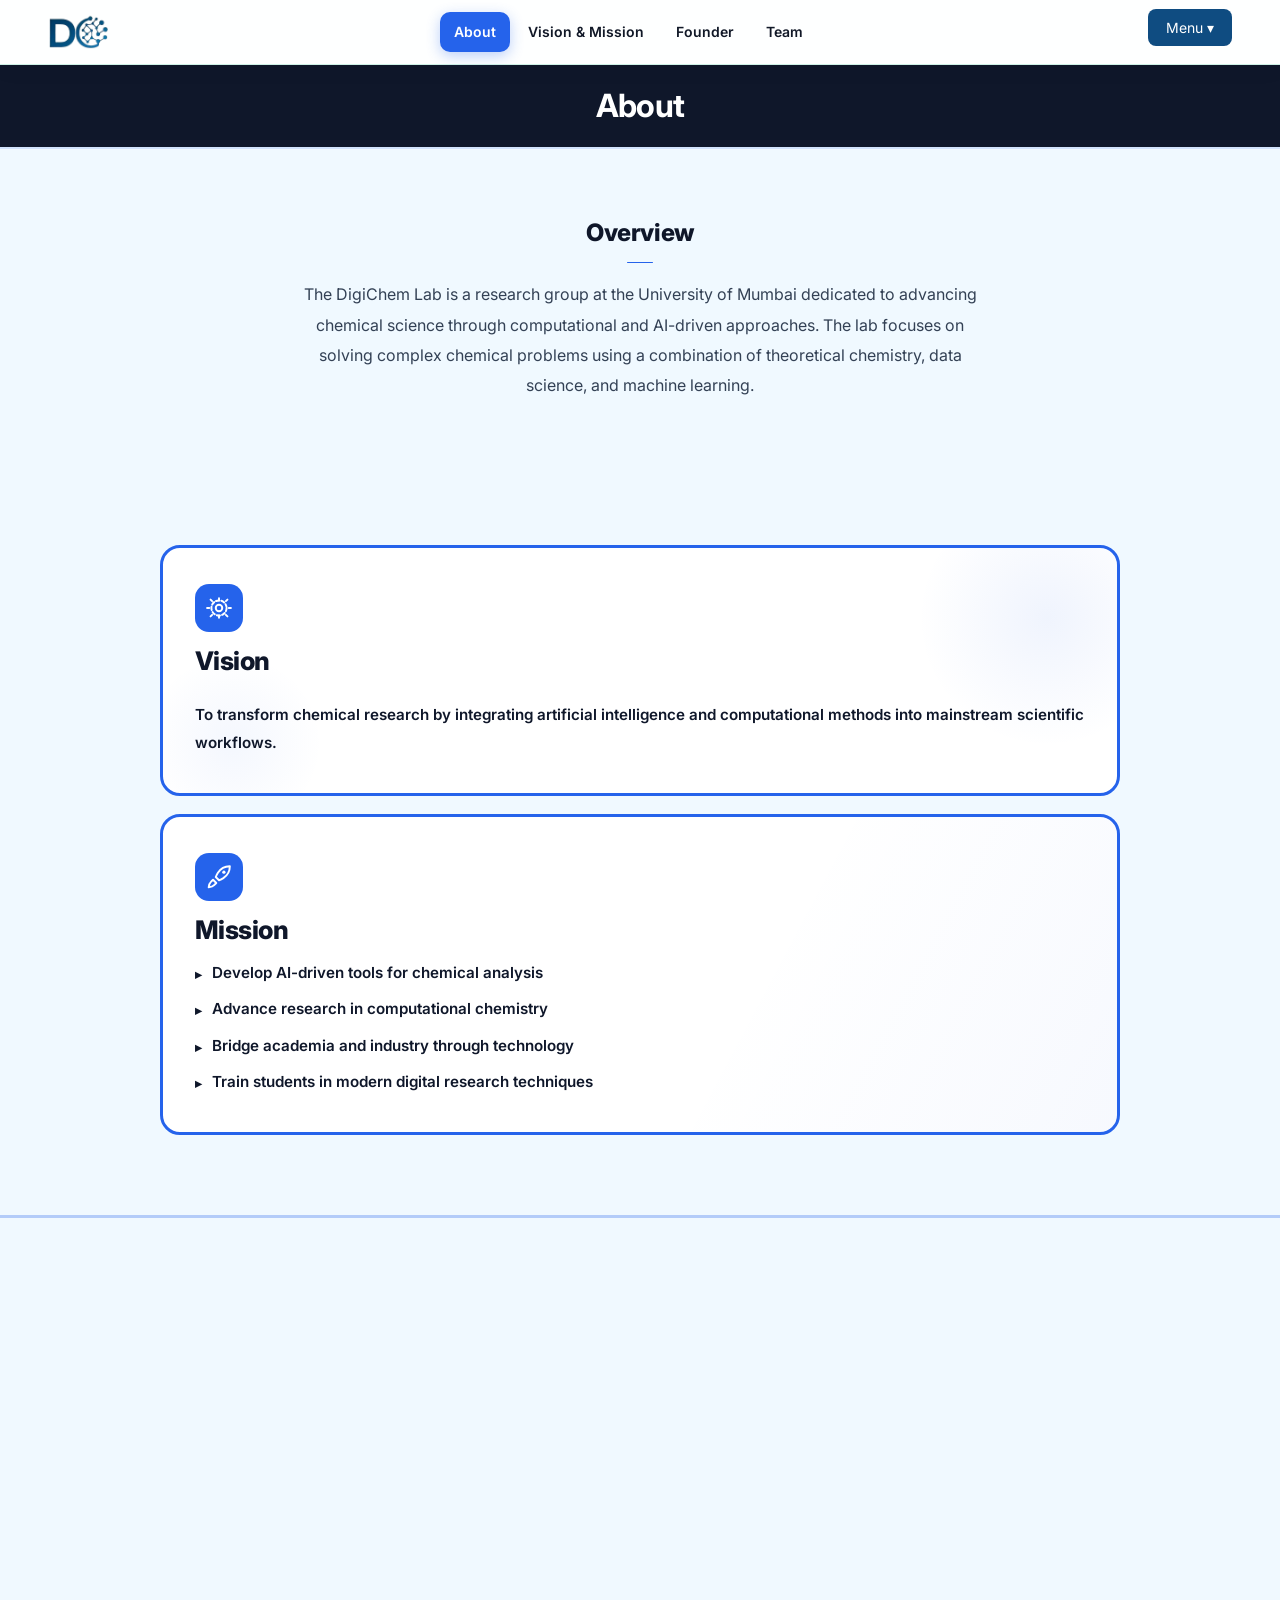
<file: about page.html>
<!DOCTYPE html>
<html lang="en">
<head>
<meta charset="UTF-8">
<meta name="viewport" content="width=device-width, initial-scale=1.0, maximum-scale=1.0">
<title>About | DigiChem Lab</title>
<link rel="icon" type="image/svg" href="logo.svg">
<link href="https://fonts.googleapis.com/css2?family=Inter:opsz,wght@14..32,300;14..32,400;14..32,500;14..32,600;14..32,700;14..32,800&display=swap" rel="stylesheet">
<style>
*, *::before, *::after { box-sizing: border-box; margin: 0; padding: 0; font-family: 'Inter', sans-serif; }
:root { --bg: #f0f9ff; --blue: #2563eb; --dark: #0f172a; --w: #fff; }
html { scroll-behavior: smooth; }
body { background: var(--bg); color: var(--dark); line-height: 1.7; overflow-x: hidden; width: 100%; }

/* ══ NAV — DESKTOP (single row) ══ */
nav {
  position: sticky;
  top: 0;
  background: rgba(255, 255, 255, 0.92);
  backdrop-filter: blur(12px);
  z-index: 1000;
  box-shadow: 0 4px 20px rgba(0,0,0,0.05);
  border-bottom: 1px solid rgba(16, 185, 129, 0.2);
}

/* Single row wrapper for desktop */
.nav-row1 {
  display: flex;
  align-items: center;
  justify-content: space-between;
  padding: 0 48px;
  height: 64px;
}

.nav-logo {
  width: 60px;   /* adjust size */
  height: 60px;
  object-fit: contain;
}

/* Anchor links — center on desktop */
.nav-links {
  display: flex;
  align-items: center;
  gap: 4px;
  margin: 0 auto;
  padding: 0 16px;
}

.nav-link{
  font-size:0.875rem;
  font-weight:600;
  padding:8px 14px;
  border-radius:10px;
  color:#111827;
  text-decoration:none;
  white-space:nowrap;

  transition:
    background 0.2s,
    color 0.2s,
    transform 0.18s,
    box-shadow 0.2s;
}

.nav-link:hover{
  background:#2563eb;
  color:#ffffff;
  transform:translateY(-2px);
  box-shadow:0 4px 14px rgba(37,99,235,0.35);
}

.nav-link.active{
  background:#2563eb;
  color:#ffffff;
  box-shadow:0 4px 14px rgba(37,99,235,0.3);
}

.nav-link:active{
  transform:scale(0.97);
}

/* Menu dropdown — far right */
.nav-right {
  flex-shrink: 0;
  display: flex;
  align-items: center;
}

.dropdown {
  position: relative;
  display: inline-block;
  padding-bottom: 10px;
}

.dropbtn {
  background: #0f4c81;
  color: white;
  padding: 10px 18px;
  font-size: 14px;
  border: none;
  border-radius: 8px;
  cursor: pointer;
  transition: 0.3s ease;
}

.dropbtn:hover { background: #0891b2; }

.dropdown-content {
  position: absolute;
  top: 100%;
  right: 0;
  background: #ffffff;
  border-radius: 8px;
  box-shadow: 0 10px 30px rgba(0,0,0,0.15);
  opacity: 0;
  visibility: hidden;
  transform: translateY(10px);
  transition: 0.3s ease;
  min-width: 180px;
  z-index: 1001;
}

.dropdown-content a {
  color: #0f172a;
  padding: 10px 12px;
  text-decoration: none;
  display: block;
  font-weight: 500;
  transition: 0.25s ease;
}

.dropdown-content a:hover {
  background: #f1f5f9;
  color: #0f4c81;
  padding-left: 20px;
}

.dropdown:hover .dropdown-content {
  opacity: 1;
  visibility: visible;
  transform: translateY(0);
}

/* Row 2 — hidden on desktop, shown on mobile */
.nav-row2 {
  display: none;
}

/* ══ MOBILE — anchor links ABOVE logo + menu ══ */
@media (max-width: 768px) {

  /* Make nav act like stacked rows */
  nav{
    display:flex;
    flex-direction:column-reverse;
  }

  /* Row with logo + menu becomes second row */
  .nav-row1{
    padding:0 16px;
    height:52px;
    display:flex;
    justify-content:space-between;
    align-items:center;
  }

  .nav-logo{
    height:32px;
    width:auto;
  }

  .dropbtn{
    padding:8px 12px;
    font-size:13px;
  }

  .dropdown-content{
    right:0;
    left:auto;
    min-width:160px;
  }

  /* Hide desktop anchor links in row1 */
  .nav-links{
    display:none;
  }

  /* SHOW mobile anchor links as TOP row */
  .nav-row2{
    display:flex;
    justify-content:center;
    align-items:center;
    flex-wrap:wrap;
    gap:4px;
    padding:8px 8px 6px;
    border-bottom:1px solid rgba(0,0,0,0.06);
    border-top:none;
    background:white;
  }

  .nav-row2 .nav-link{
    font-size:0.72rem;
    padding:5px 9px;
  }
}

@media (max-width: 360px) {
  .nav-row2 .nav-link { font-size: 0.65rem; padding: 5px 6px; }
}

/* ══ REST OF PAGE ══ */
.section-inner { max-width: 960px; margin: 0 auto; width: 100%; }

.hero {
  background: #0f172a;
  padding: 22px 48px;
  text-align: center;
}
.hero h1 {
  font-size: clamp(1.4rem, 3vw, 2rem);
  font-weight: 700; color: var(--w); line-height: 1.2;
  letter-spacing: -0.02em;
}
.hero-overview {
  font-size: clamp(.8rem, 2vw, 1rem);
  color: rgba(255,255,255,0.75);
  margin-top: 10px;
  max-width: 640px;
  margin-left: auto;
  margin-right: auto;
  line-height: 1.65;
}

.divider { height: 2px; background: var(--blue); opacity: .15; }
.about-overview {
  max-width: 760px;
  width: 100%;
  margin: 0 auto;
  padding: clamp(32px, 6vw, 64px) clamp(20px, 5%, 40px);
  text-align: center;
  box-sizing: border-box;
}
.overview-heading {
  font-size: clamp(1rem, 3vw, 1.5rem);
  font-weight: 800;
  color: var(--dark);
  letter-spacing: -0.02em;
  margin-bottom: 16px;
  display: inline-block;
  position: relative;
}
.overview-heading::after {
  content: '';
  display: block;
  width: 26px;
  height: 1px;
  background: var(--blue);
  border-radius: 2px;
  margin: 8px auto 0;
}
.about-overview p {
  font-size: clamp(.95rem, 2.2vw, 1rem);
  color: #334155;
  line-height: 1.9;
  max-width: 300%;
  margin: 0 auto;
}
@media (max-width: 768px) {
  .about-overview {
    padding: clamp(18px, 5vw, 30px) clamp(10px, 5%, 22px);
  }
}
@media (max-width: 400px) {
  .about-overview {
    padding: 17px 14px;
  }
  .about-overview p {
    font-size: 0.98rem;
  }
}
.divider-thick { height: 3px; opacity: .3; }

.vm-section, .founder, .team-section {
  padding: clamp(32px,7vw,80px) clamp(16px,5%,48px);
}
.vm-section .section-inner,
.founder    .section-inner,
.team-section .section-inner { display: flex; flex-direction: column; align-items: center; }

.vm-cards { display: flex; flex-direction: column; gap: 18px; width: 100%; }
.vm-card {
  position: relative; overflow: hidden; background: var(--w);
  border: 3px solid var(--blue); border-radius: 20px;
  padding: clamp(20px,4vw,36px) clamp(16px,4vw,32px);
  display: flex; flex-direction: column; gap: 14px;
  transition: transform .2s; min-width: 0;
}
.vm-card:hover { transform: translateY(-4px); }
.vm-card > * { position: relative; z-index: 1; }

#visionCard::before, #visionCard::after { content: ''; position: absolute; border-radius: 50%; pointer-events: none; z-index: 0; }
#visionCard::before { width: 260px; height: 260px; top: -60px; right: -60px; background: radial-gradient(circle, rgba(37,99,235,.07) 0%, transparent 70%); animation: glow-drift-a 9s ease-in-out infinite alternate; }
#visionCard::after { width: 180px; height: 180px; bottom: -40px; left: -20px; background: radial-gradient(circle, rgba(37,99,235,.05) 0%, transparent 70%); animation: glow-drift-b 12s ease-in-out infinite alternate; }
@keyframes glow-drift-a { 0%{transform:translate(0,0) scale(1)} 50%{transform:translate(-18px,14px) scale(1.08)} 100%{transform:translate(10px,-10px) scale(.95)} }
@keyframes glow-drift-b { 0%{transform:translate(0,0) scale(1)} 50%{transform:translate(14px,-10px) scale(1.1)} 100%{transform:translate(-8px,16px) scale(.92)} }

#missionCard::before {
  content: ''; position: absolute; inset: 0; z-index: 0; pointer-events: none;
  background: linear-gradient(118deg, transparent 30%, rgba(37,99,235,.04) 50%, transparent 70%);
  background-size: 200% 200%; animation: band-slide 8s ease-in-out infinite alternate;
}
@keyframes band-slide { 0%{background-position:0% 0%} 100%{background-position:100% 100%} }

.icon { width: 48px; height: 48px; border-radius: 14px; background: var(--blue); color: var(--w); display: flex; align-items: center; justify-content: center; flex-shrink: 0; }
.card-title { font-size: clamp(1.1rem,3.5vw,1.6rem); font-weight: 800; color: var(--dark); letter-spacing: -.02em; line-height: 1.2; position: relative; display: inline-block; }
.card-title::after { content: ''; position: absolute; left: 0; bottom: -2px; height: 2px; width: 0; background: var(--blue); border-radius: 2px; transition: width .35s ease; }
.vm-card:hover .card-title::after { width: 100%; }
.body-txt { font-size: clamp(.8rem,2vw,.95rem); font-weight: 600; color: var(--dark); line-height: 1.85; }
.list { list-style: none; display: flex; flex-direction: column; gap: 10px; font-size: clamp(.8rem,2vw,.95rem); font-weight: 600; color: var(--dark); line-height: 1.75; }
.list li { display: flex; align-items: flex-start; gap: 10px; }
.list li::before { content: '▸'; font-size: .8rem; margin-top: 4px; flex-shrink: 0; }
.vm-card:hover .icon { animation: icon-pulse .6s ease; }
@keyframes icon-pulse { 0%{transform:scale(1)} 40%{transform:scale(1.18)} 70%{transform:scale(.94)} 100%{transform:scale(1)} }
.vm-card:hover .icon svg { animation: spin-once .6s ease; }
@keyframes spin-once { from{transform:rotate(0deg)} to{transform:rotate(360deg)} }

.founder-heading, .team-h {
  font-size: clamp(1rem,3.5vw,2rem); font-weight: 800; color: var(--dark);
  letter-spacing: -.02em; margin-bottom: clamp(18px,4vw,36px); text-align: center;
}
.founder-card {
  background: var(--w); border: 2px solid var(--blue); border-radius: 20px;
  display: flex; flex-direction: row; align-items: stretch; overflow: hidden; width: 100%;
}
.f-photo-banner {
  width: 40%; background: var(--dark);
  display: flex; flex-direction: column; justify-content: center; align-items: center;
  padding: 24px; gap: 12px; position: relative;
}
.f-photo-banner::after {
  content: ''; position: absolute; inset: 0;
  background-image: radial-gradient(circle, rgba(255,255,255,.03) 1px, transparent 1px);
  background-size: 30px 30px; pointer-events: none;
}
.f-photo {
  width: clamp(120px, 22vw, 200px); height: clamp(120px, 22vw, 200px);
  border-radius: 50%; background: var(--blue); border: 4px solid var(--w);
  display: flex; align-items: center; justify-content: center;
  overflow: hidden; flex-shrink: 0; position: relative; z-index: 2;
}
.f-photo img { width: 200%; height: 100%; object-fit: cover; display: block; }
.f-banner-info { position: static; text-align: center; margin-top: 15px; padding: 18px 28px; z-index: 3; }
.f-name { font-weight: 800; font-size: clamp(1.1rem,3.5vw,1.8rem); color: var(--w); line-height: 1.2; margin-top: 1px; }
.f-role { font-size: clamp(.72rem,2vw,.88rem); color: rgba(255,255,255,.75); line-height: 1.6; margin-top: 3px; }

.f-right { flex: 1; padding: clamp(18px,4vw,44px) clamp(16px,4vw,48px); min-width: 0; }
.qual-list { list-style: none; display: flex; flex-direction: column; gap: 10px; margin-bottom: clamp(14px,3vw,32px); }
.qual-list li { display: flex; align-items: stretch; border-radius: 12px; overflow: hidden; border: 1.5px solid var(--blue); background: var(--w); transition: transform .18s; min-width: 0; }
.qual-list li:hover { transform: translateX(4px); }
.bar { width: 5px; flex-shrink: 0; background: var(--blue); }
.ql-icon { width: 40px; flex-shrink: 0; color: var(--blue); display: flex; align-items: center; justify-content: center; }
.ql-txt { flex: 1; min-width: 0; padding: 10px 10px; display: flex; flex-direction: column; gap: 2px; }
.ql-deg { font-size: clamp(.75rem,2vw,.97rem); font-weight: 700; color: var(--dark); }
.ql-detail { font-size: clamp(.62rem,1.5vw,.78rem); font-weight: 600; color: var(--dark); letter-spacing: .04em; text-transform: uppercase; }
.bio { font-size: clamp(.78rem,2vw,.93rem); font-weight: 600; color: var(--dark); line-height: 1.85; }

.team-card { background: var(--blue); border-radius: 24px; width: 100%; }
.team-inner { padding: clamp(28px,6vw,64px) clamp(16px,5vw,56px); display: flex; flex-direction: column; align-items: center; gap: 20px; text-align: center; }
.team-desc { font-size: clamp(.8rem,2vw,1rem); color: var(--w); line-height: 1.85; max-width: 560px; }
.btn {
  display: inline-flex; align-items: center; justify-content: center; gap: 6px;
  background: var(--w); color: var(--dark);
  font-size: clamp(.8rem,2.2vw,.92rem); font-weight: 700;
  padding: 12px clamp(20px,5vw,38px); border-radius: 12px; text-decoration: none;
  transition: background .18s, color .18s, transform .18s;
  margin-top: 4px; border: none; width: 100%; max-width: 240px;
}
.btn:hover { background: var(--dark); color: var(--w); transform: translateY(-2px); }
.btn::after { content: ' →'; }

footer { background: var(--dark); padding: 1.5rem clamp(16px,5%,40px); text-align: center; border-top: 1.5px solid rgba(37,99,235,0.25); }
footer p { color: #94a3b8; font-size: clamp(.7rem,2vw,.88rem); word-break: break-word; }

/* ── SCROLL TRANSITIONS ── */
.scroll-reveal {
  opacity: 0;
  will-change: opacity, transform;
  transition: opacity .65s cubic-bezier(.22,1,.36,1), transform .65s cubic-bezier(.22,1,.36,1);
}
.sr-up    { transform: translateY(40px); }
.sr-down  { transform: translateY(-40px); }
.sr-left  { transform: translateX(-40px); }
.sr-right { transform: translateX(40px); }
.sr-scale { transform: scale(.93); }
.scroll-reveal.visible { opacity: 1; transform: none; }
.scroll-reveal.exit-up    { opacity: 0; transform: translateY(-30px); }
.scroll-reveal.exit-down  { opacity: 0; transform: translateY(30px); }
.sr-stagger > .scroll-reveal:nth-child(1) { transition-delay: 0s; }
.sr-stagger > .scroll-reveal:nth-child(2) { transition-delay: .12s; }
.sr-stagger > .scroll-reveal:nth-child(3) { transition-delay: .24s; }
.sr-stagger > .scroll-reveal:nth-child(4) { transition-delay: .36s; }

@keyframes up { from{opacity:0;transform:translateY(28px)} to{opacity:1;transform:none} }

/* ══ RESPONSIVE — PHONE ══ */
@media (max-width: 640px) {
  .hero { padding: 18px 20px; }
  .founder-card { flex-direction: column; }
  .f-photo-banner { width: 100%; padding: 28px 16px 20px; }
  .f-photo { width: clamp(90px, 28vw, 130px); height: clamp(90px, 28vw, 130px); }
  .f-banner-info { padding: 10px 12px; margin-top: 8px; }
  .f-name { font-size: clamp(1rem, 5vw, 1.3rem); }
  .f-right { padding: 20px 16px; }
}
</style>
</head>
<body>

<nav>
  <!-- Row 1: always visible — logo + anchor links (desktop) + menu btn -->
  <div class="nav-row1">
    <img src="logo.png" alt="DigiChem Logo" class="nav-logo">

    <!-- Anchor links — in row 1 on desktop, hidden on mobile -->
    <div class="nav-links" id="navLinksDesktop">
      <a href="#about" class="nav-link">About</a>
      <a href="#vm" class="nav-link">Vision &amp; Mission</a>
      <a href="#founder" class="nav-link">Founder</a>
      <a href="#team" class="nav-link">Team</a>
    </div>

    <div class="nav-right">
      <div class="dropdown">
        <button class="dropbtn">Menu ▾</button>
        <div class="dropdown-content">
          <a href="index.html">Home</a>
          <a href="research.html">Research</a>
          <a href="projects.html">Projects</a>
          <a href="team.html">Our Team</a>
          <a href="facilities.html">Lab Facilities &amp; Tools</a>
          <a href="publications.html">Publication</a>
          <a href="collaboration.html">Collaboration</a>
          <a href="contact us.html">Contact Us</a>
        </div>
      </div>
    </div>
  </div>

  <!-- Row 2: mobile only — anchor links below logo+menu -->
  <div class="nav-row2" id="navLinksMobile">
    <a href="#about" class="nav-link">About</a>
    <a href="#vm" class="nav-link">Vision &amp; Mission</a>
    <a href="#founder" class="nav-link">Founder</a>
    <a href="#team" class="nav-link">Team</a>
  </div>
</nav>

<section id="about" class="hero">
  <h1>About</h1>
</section>

<div class="divider"></div>

<div class="about-overview">
  <h2 class="overview-heading">Overview</h2>
  <p>The DigiChem Lab is a research group at the University of Mumbai dedicated to advancing chemical science through computational and AI-driven approaches. The lab focuses on solving complex chemical problems using a combination of theoretical chemistry, data science, and machine learning.</p>
</div>

<section id="vm" class="vm-section">
  <div class="section-inner">
    <div class="vm-cards sr-stagger">
      <div class="vm-card scroll-reveal sr-left" id="visionCard">
        <div class="icon"><svg width="26" height="26" viewBox="0 0 24 24" fill="none" stroke="currentColor" stroke-width="1.8" stroke-linecap="round" stroke-linejoin="round"><circle cx="12" cy="12" r="3"/><path d="M12 5V3M12 21v-2M4.22 4.22l1.42 1.42M18.36 18.36l1.42 1.42M3 12H1M23 12h-2M4.22 19.78l1.42-1.42M18.36 5.64l1.42-1.42"/><circle cx="12" cy="12" r="7" stroke-dasharray="3 2"/></svg></div>
        <div class="card-title">Vision</div>
        <p class="body-txt" style="margin-top:10px;">To transform chemical research by integrating artificial intelligence and computational methods into mainstream scientific workflows.</p>
      </div>
      <div class="vm-card scroll-reveal sr-right" id="missionCard">
        <div class="icon"><svg width="26" height="26" viewBox="0 0 24 24" fill="none" stroke="currentColor" stroke-width="1.8" stroke-linecap="round" stroke-linejoin="round"><path d="M4.5 16.5c-1.5 1.26-2 5-2 5s3.74-.5 5-2l2-2-3-3-2 2zM12 15l-3-3a22 22 0 0 1 2-3.95A12.88 12.88 0 0 1 22 2c0 2.72-.78 7.5-6 11a22.35 22.35 0 0 1-4 2z"/><circle cx="16.5" cy="7.5" r="1.5" fill="currentColor" stroke="none"/></svg></div>
        <div class="card-title">Mission</div>
        <ul class="list">
          <li>Develop AI-driven tools for chemical analysis</li>
          <li>Advance research in computational chemistry</li>
          <li>Bridge academia and industry through technology</li>
          <li>Train students in modern digital research techniques</li>
        </ul>
      </div>
    </div>
  </div>
</section>

<div class="divider divider-thick"></div>

<section id="founder" class="founder">
  <div class="section-inner">
    <div class="founder-heading scroll-reveal sr-up">Founder / Principal Investigator</div>
    <div class="founder-card scroll-reveal sr-scale">
      <div class="f-photo-banner">
        <div class="f-photo"><img src="dr_purav_badani.jpeg" alt="Dr. Purav Badani"></div>
        <div class="f-banner-info">
          <div class="f-name">Dr. Purav Badani</div>
          <div class="f-role">Associate Professor, Department of Chemistry</div>
        </div>
      </div>
      <div class="f-right">
        <ul class="qual-list">
          <li><div class="bar"></div><div class="ql-icon"><svg width="18" height="18" viewBox="0 0 24 24" fill="none" stroke="currentColor" stroke-width="2" stroke-linecap="round" stroke-linejoin="round"><rect x="3" y="12" width="4" height="9" rx="1"/><rect x="10" y="7" width="4" height="14" rx="1"/><rect x="17" y="3" width="4" height="18" rx="1"/></svg></div><div class="ql-txt"><span class="ql-deg">M.Sc. — Data Science</span><span class="ql-detail">University Rank Holder</span></div></li>
          <li><div class="bar"></div><div class="ql-icon"><svg width="18" height="18" viewBox="0 0 24 24" fill="none" stroke="currentColor" stroke-width="2" stroke-linecap="round" stroke-linejoin="round"><circle cx="12" cy="12" r="2"/><ellipse cx="12" cy="12" rx="10" ry="4"/><ellipse cx="12" cy="12" rx="10" ry="4" transform="rotate(60 12 12)"/><ellipse cx="12" cy="12" rx="10" ry="4" transform="rotate(120 12 12)"/></svg></div><div class="ql-txt"><span class="ql-deg">M.Sc. — Chemistry</span><span class="ql-detail">Gold Medallist</span></div></li>
          <li><div class="bar"></div><div class="ql-icon"><svg width="18" height="18" viewBox="0 0 24 24" fill="none" stroke="currentColor" stroke-width="2" stroke-linecap="round" stroke-linejoin="round"><polygon points="12 2 22 8.5 12 15 2 8.5"/><polyline points="6 11.5 6 18 12 21 18 18 18 11.5"/></svg></div><div class="ql-txt"><span class="ql-deg">Ph.D. — Chemistry</span><span class="ql-detail"></span></div></li>
        </ul>
        <p class="bio">Dr. Badani's research focuses on understanding reaction mechanisms and developing AI-based tools for chemical analysis.</p>
      </div>
    </div>
  </div>
</section>

<div class="divider"></div>

<section id="team" class="team-section">
  <div class="section-inner">
    <div class="team-h scroll-reveal sr-up">Team Overview</div>
    <div class="team-card scroll-reveal sr-up">
      <div class="team-inner">
        <p class="team-desc">The lab includes postgraduate and research students working on interdisciplinary problems at the intersection of chemistry and computation.</p>
        <a href="team.html" class="btn">View Full Team</a>
      </div>
    </div>
  </div>
</section>

<script>
// Highlight active link on scroll — applies to both desktop + mobile sets
const sections = document.querySelectorAll('#about, #vm, #founder, #team');
const allNavLinks = document.querySelectorAll('.nav-link');

sections.forEach(s => {
  new IntersectionObserver((entries) => {
    entries.forEach(entry => {
      if (entry.isIntersecting) {
        allNavLinks.forEach(l => l.classList.remove('active'));
        document.querySelectorAll('.nav-link[href="#' + entry.target.id + '"]')
          .forEach(l => l.classList.add('active'));
      }
    });
  }, { threshold: 0.4 }).observe(s);
});

// Smooth scroll — offset by nav height
allNavLinks.forEach(link => {
  link.addEventListener('click', e => {
    e.preventDefault();
    const target = document.querySelector(link.getAttribute('href'));
    if (target) {
      const navH = document.querySelector('nav').offsetHeight;
      const top = target.getBoundingClientRect().top + window.scrollY - navH - 8;
      window.scrollTo({ top, behavior: 'smooth' });
    }
  });
});

// Scroll reveal
const revealEls = document.querySelectorAll('.scroll-reveal');
let lastScrollY = window.scrollY;

const revealObserver = new IntersectionObserver((entries) => {
  const scrollingDown = window.scrollY >= lastScrollY;
  entries.forEach(entry => {
    if (entry.isIntersecting) {
      entry.target.classList.add('visible');
      entry.target.classList.remove('exit-up', 'exit-down');
    } else {
      if (scrollingDown) {
        entry.target.classList.add('exit-up');
        entry.target.classList.remove('visible', 'exit-down');
        setTimeout(() => {
          if (!entry.target.classList.contains('visible')) entry.target.classList.remove('exit-up');
        }, 350);
      } else {
        entry.target.classList.remove('visible', 'exit-up', 'exit-down');
      }
    }
  });
  lastScrollY = window.scrollY;
}, { threshold: 0.12, rootMargin: '0px 0px -40px 0px' });

window.addEventListener('scroll', () => { lastScrollY = window.scrollY; }, { passive: true });
revealEls.forEach(el => revealObserver.observe(el));
</script>
</body>
</html>
</file>
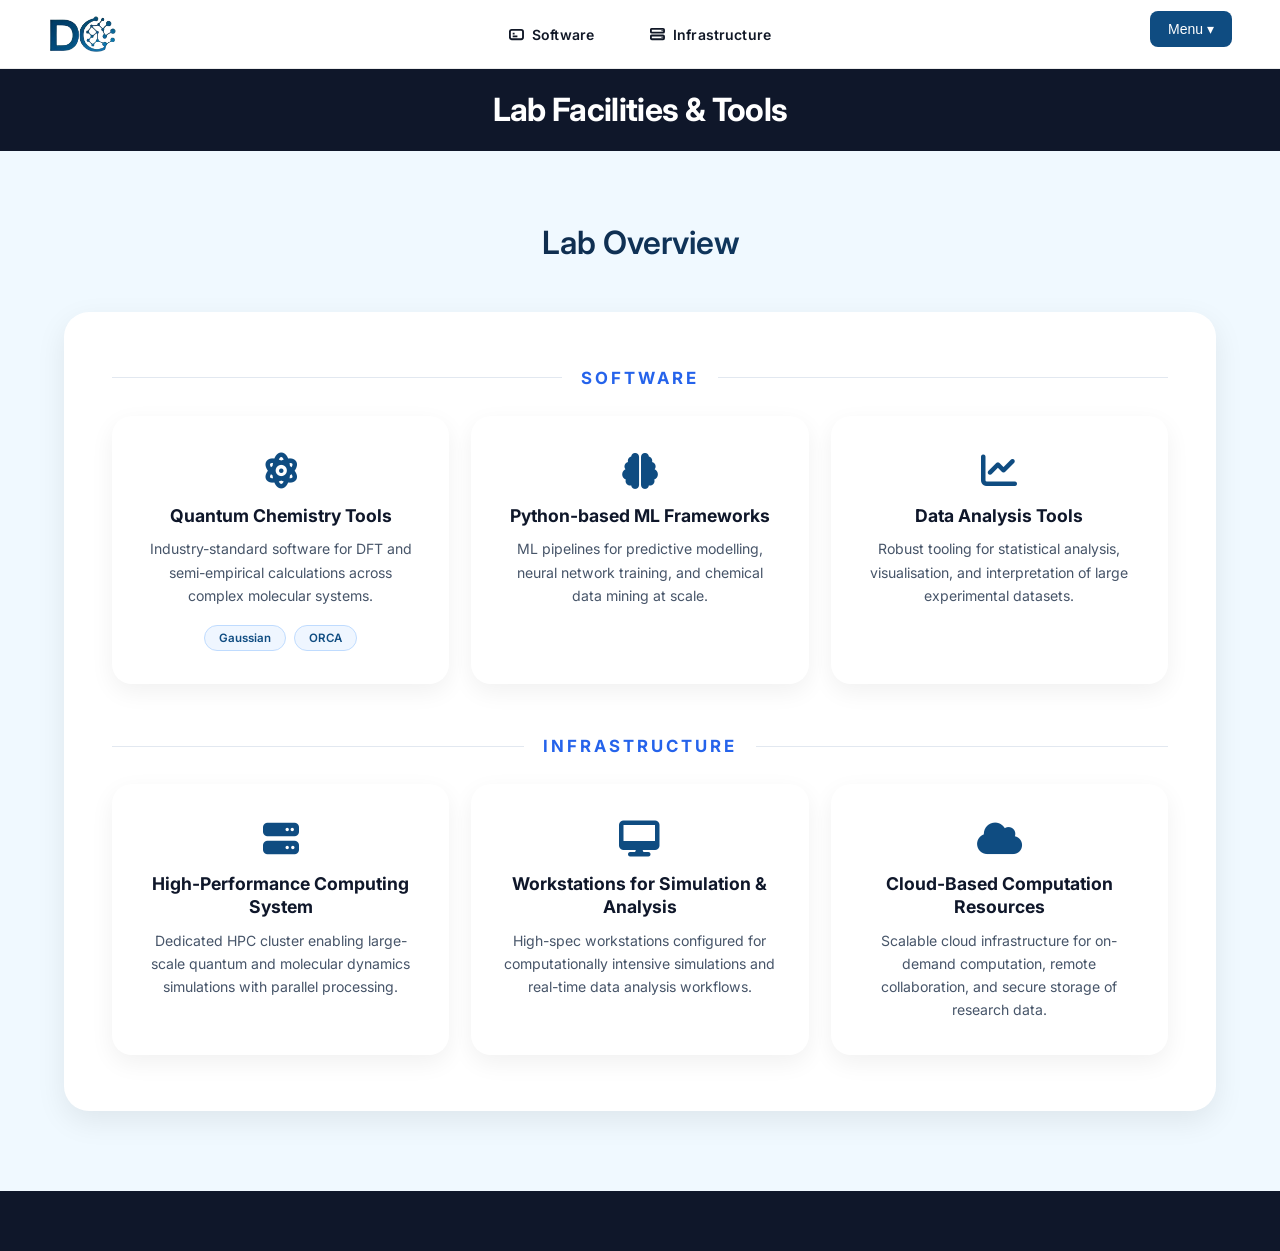
<file: facilities.html>
<!DOCTYPE html>
<html lang="en">
<head>
<meta charset="UTF-8">
<meta name="viewport" content="width=device-width, initial-scale=1.0, user-scalable=no">
<title>Lab Facilities & Tools | DigiChem Lab</title>
<link rel="icon" type="image/svg" href="logo.svg">
<link href="https://fonts.googleapis.com/css2?family=Inter:opsz,wght@14..32,300..800&display=swap" rel="stylesheet">
<link rel="stylesheet" href="https://cdnjs.cloudflare.com/ajax/libs/font-awesome/6.5.0/css/all.min.css">
<link href="https://unpkg.com/aos@2.3.1/dist/aos.css" rel="stylesheet">
<style>
*,*::before,*::after{margin:0;padding:0;box-sizing:border-box}
:root{
  --font:'Inter',sans-serif;
  --bg:#f0f9ff;--dark:#0f172a;--navy:#0a192f;
  --blue:#0f4c81;--blue-mid:#1e6fb5;
  --text-mid:#334155;--text-muted:#475569;--text-subtle:#64748b;
  --border:#e2e8f0;--surface:#ffffff;
  --shadow-card:0 8px 25px rgba(0,0,0,0.06);
  --shadow-hover:0 16px 40px rgba(15,76,129,0.16);
  --radius-card:20px;--radius-pill:60px;
}

html{scroll-behavior:smooth}
body{font-family:var(--font);background:var(--bg);color:var(--dark);overflow-x:hidden}
/* Scrollbar — using browser default */




/* ══ NAVBAR ══ */
.navbar{
  position:fixed;top:0;left:0;right:0;z-index:1000;
  background:#ffffff;
  border-bottom:1px solid rgba(0,0,0,0.08);
}

/* Row 1: logo (left) + anchor btns (center) + menu (right) */
.nav-row1{
  display:flex;align-items:center;justify-content:space-between;
  padding:0 48px;height:68px;
}

.nav-logo {
  height: 40px;
  width: auto;
  flex-shrink:0;
}

/* Center anchor buttons on desktop */
.nav-buttons{
  display:flex;gap:12px;align-items:center;
  position:absolute;left:50%;transform:translateX(-50%);
}

.nav-right{display:flex;align-items:center;}

.nav-btn{
  font-size:0.875rem;font-weight:600;letter-spacing:0.01em;
  padding:10px 22px;white-space:nowrap;border-radius:8px;
  border:none;background:#ffffff;color:#111827;cursor:pointer;
  text-decoration:none;display:inline-flex;align-items:center;gap:8px;
  transition:background 0.22s ease,color 0.22s ease,transform 0.22s ease,box-shadow 0.22s ease;
}
.nav-btn:hover{background:#2563eb;color:#ffffff;transform:translateY(-2px);box-shadow:0 4px 16px rgba(37,99,235,0.35);}
.nav-btn svg{width:15px;height:15px;flex-shrink:0;}
.nav-btn.pop{animation:popBtn 0.36s cubic-bezier(.36,.07,.19,.97);}
@keyframes popBtn{
  0%{transform:scale(1);}
  30%{transform:scale(1.10) translateY(-2px);}
  60%{transform:scale(0.97);}
  100%{transform:scale(1) translateY(-2px);}
}

/* Row 2: mobile-only anchor strip — hidden on desktop */
.nav-row2{
  display:none;
}

/* ══ DROPDOWN ══ */
.dropdown{position:relative;display:inline-block;padding-bottom:10px;}
.dropbtn{background:#0f4c81;color:white;padding:10px 18px;font-size:14px;border:none;border-radius:8px;cursor:pointer;transition:background 0.3s ease;}
.dropbtn:hover{background:#0891b2;}
.dropdown-content{
  position:absolute;top:100%;right:0;
  background:#ffffff;border-radius:12px;
  box-shadow:0 10px 30px rgba(0,0,0,0.15);
  opacity:0;visibility:hidden;transform:translateY(10px);
  transition:opacity 0.3s ease,transform 0.3s ease,visibility 0.3s ease;
  min-width:180px;z-index:1001;
}
.dropdown-content a{color:#0f172a;padding:12px 16px;text-decoration:none;display:block;font-weight:500;transition:background 0.2s ease,padding-left 0.2s ease;}
.dropdown-content a:hover{background:#f1f5f9;color:#0f4c81;padding-left:20px;}
.dropdown:hover .dropdown-content,
.dropdown.open .dropdown-content{opacity:1;visibility:visible;transform:translateY(0);}

/* ══ HERO TITLE BANNER ══ */
.hero{margin-top:68px;background:#0f172a;padding:22px 48px;text-align:center;}
@media(max-width:768px){
  .hero{margin-top:0;} /* nav is sticky/fixed stacked, body flow handles it */
}
.hero h1{font-size:clamp(1.4rem,3vw,2rem);font-weight:700;letter-spacing:-0.02em;color:#ffffff;}

/* ══ SECTION ══ */
.section{padding:72px 5% 80px;max-width:1300px;margin:0 auto;}
.section-title{
  font-size:2.0rem;font-weight:600;text-align:center;margin-bottom:.6rem;
  background:linear-gradient(135deg,#0f172a,#0f4c81);
  -webkit-background-clip:text;background-clip:text;color:transparent;
  display:inline-block;width:100%;
}
.section-subtitle{text-align:center;font-size:1rem;color:var(--text-mid);max-width:640px;margin:0 auto 2.5rem;line-height:1.65;}

/* ══ FACILITIES BOX ══ */
.facilities-box{
  background:var(--surface);padding:56px 48px;border-radius:25px;
  box-shadow:0 10px 30px rgba(0,0,0,.08);max-width:1200px;width:100%;margin:0 auto;
}

/* ══ GROUP ══ */
@keyframes fadeGroupIn{from{opacity:0;transform:translateY(14px)}to{opacity:1;transform:translateY(0)}}
.facility-group{animation:fadeGroupIn .45s ease both;}

.group-divider{display:flex;align-items:center;gap:19px;margin:52px 0 28px;}
.facility-group:first-child .group-divider{margin-top:0;}
.group-divider-line{flex:1;height:1px;background:var(--border);}
.group-divider-label{font-size:1.05rem;font-weight:700;letter-spacing:.18em;text-transform:uppercase;color:rgba(37,99,235,1);white-space:nowrap;}

/* ══ CARDS GRID ══ */
.cards-grid{display:grid;grid-template-columns:repeat(auto-fit,minmax(260px,1fr));gap:22px;}

/* ══ FACILITY CARD ══ */
.facility-card{
  background:var(--#0f4c81);
  padding:36px 28px 32px;
  border-radius:var(--radius-card);
  box-shadow:var(--shadow-card);
  border:1px solid transparent;
  text-align:center;
  display:flex;flex-direction:column;align-items:center;
  position:relative;overflow:hidden;
  cursor:default;
  /* scroll-in starts here */
  opacity:0;
  transform:translateY(32px);
  transition:
    opacity 0.6s cubic-bezier(.22,1,.36,1),
    transform 0.6s cubic-bezier(.22,1,.36,1),
    box-shadow 0.35s ease,
    border-color 0.35s ease;
}
.facility-card.card-visible{
  opacity:1;
  transform:translateY(0);
}
/* stagger per position in grid */
.cards-grid .facility-card:nth-child(1){transition-delay:0s;}
.cards-grid .facility-card:nth-child(2){transition-delay:0.12s;}
.cards-grid .facility-card:nth-child(3){transition-delay:0.24s;}

.facility-card:hover{
  box-shadow:var(--shadow-hover);
  border-color:rgba(15,76,129,.16);
}

/* shimmer sweep */
.facility-card::before{
  content:'';
  position:absolute;top:0;left:-75%;
  width:55%;height:100%;
  background:linear-gradient(120deg,transparent 0%,rgba(255,255,255,0.5) 50%,transparent 100%);
  transform:skewX(-18deg);
  pointer-events:none;
  opacity:0;
}
.facility-card:hover::before{
  animation:shimmer 0.6s ease forwards;
}
@keyframes shimmer{
  0%{left:-75%;opacity:1;}
  100%{left:130%;opacity:0;}
}

/* bottom accent line */
.facility-card::after{
  content:'';
  position:absolute;bottom:0;left:0;
  height:3px;width:0%;
  background:linear-gradient(90deg,var(--blue),#38bdf8);
  transition:width 0.4s ease;
}
.facility-card:hover::after{width:100%;}

/* icon */
.facility-card .card-icon{
  font-size:36px;color:var(--blue);
  margin-bottom:16px;display:block;
  transition:transform 0.45s cubic-bezier(.34,1.56,.64,1), color 0.3s ease;
}
.facility-card:hover .card-icon{
  transform:scale(1.2) rotate(-8deg);
  color:var(--blue-mid);
}

.facility-card h3{font-size:1.1rem;font-weight:700;color:var(--dark);margin-bottom:10px;line-height:1.3;}
.facility-card p{font-size:.88rem;color:var(--text-muted);line-height:1.65;font-weight:400;}
.card-tags{display:flex;flex-wrap:wrap;gap:8px;justify-content:center;margin-top:18px;}
.card-tags:empty{margin-top:0;}
.card-tag{
  font-size:.72rem;font-weight:600;color:var(--blue);
  background:#eff6ff;border:1px solid #bfdbfe;
  padding:5px 14px;border-radius:var(--radius-pill);
  transition:background 0.25s ease,color 0.25s ease,border-color 0.25s ease;
}
.facility-card:hover .card-tag{background:var(--blue);color:white;border-color:var(--blue);}

/* ══ MODAL ══ */
footer{background:#0f172a;height:60px;}
.modal{position:fixed;top:0;left:0;width:100%;height:100%;background:rgba(0,0,0,.75);backdrop-filter:blur(10px);display:flex;align-items:center;justify-content:center;z-index:2000;visibility:hidden;opacity:0;transition:.25s ease;}
.modal.active{visibility:visible;opacity:1;}
.modal-content{background:white;border-radius:48px;padding:2.2rem;width:90%;max-width:400px;text-align:center;transform:scale(.96);transition:.3s;box-shadow:0 40px 60px rgba(0,0,0,.3);position:relative;}
.modal.active .modal-content{transform:scale(1);}
.modal-content h2{color:var(--dark);margin-bottom:1rem;}
.modal-content p{color:#475569;margin-bottom:1.5rem;}
.input-group{margin:1rem 0;}
.input-group input{width:100%;padding:14px 18px;border:1.5px solid var(--border);border-radius:var(--radius-pill);font-size:1rem;outline:none;transition:.2s;font-family:var(--font);}
.input-group input:focus{border-color:var(--blue);box-shadow:0 0 0 3px rgba(16,185,129,.12);}
.modal-btn{background:var(--blue);width:100%;padding:12px;border:none;border-radius:var(--radius-pill);font-weight:700;color:white;cursor:pointer;margin-top:.5rem;font-family:var(--font);font-size:1rem;}
.close-modal{position:absolute;top:20px;right:28px;font-size:28px;cursor:pointer;color:#64748b;}
.login-message{margin-top:1rem;font-size:.8rem;}

/* ══ RESPONSIVE ══ */
@media(max-width:768px){
  /* Stack nav: anchor row on top, logo+menu below */
  .navbar{
    display:flex;
    flex-direction:column-reverse;
  }

  /* Row 1 becomes the bottom row on mobile */
  .nav-row1{
    padding:0 16px;
    height:52px;
  }

  /* Hide centered desktop anchor buttons */
  .nav-buttons{
    display:none;
  }

  .nav-logo{height:32px;}

  /* Show mobile anchor strip as top row */
  .nav-row2{
    display:flex;
    justify-content:center;
    align-items:center;
    flex-wrap:wrap;
    gap:4px;
    padding:8px 8px 6px;
    border-bottom:1px solid rgba(0,0,0,0.06);
    background:white;
  }

  .nav-row2 .nav-btn{
    font-size:0.72rem;
    padding:5px 10px;
    gap:5px;
  }

  .nav-row2 .nav-btn svg{width:13px;height:13px;}

  .hero{padding:18px 20px;margin-top:104px;}
  .section{padding:56px 4% 64px;}
  .facilities-box{padding:36px 20px;}
  .cards-grid{grid-template-columns:1fr;gap:18px;}
  .facility-card:hover{transform:translateY(-6px) !important;}
}
@media(max-width:400px){
  .nav-row2 .nav-btn{font-size:0.65rem;padding:5px 8px;}
}
</style>
</head>
<body>

<!-- NAV -->
<div class="navbar">

  <!-- Row 1: logo (left) + anchor links (center, desktop) + menu (right) -->
  <div class="nav-row1">
    <img src="logo.png" alt="DigiChem Logo" class="nav-logo">

    <!-- Anchor buttons — centered on desktop, hidden on mobile -->
    <div class="nav-buttons">
      <a href="#software-section" class="nav-btn" onclick="popBtn(this); smoothScrollTo('software-section'); return false;">
        <svg viewBox="0 0 16 16" fill="none" stroke="currentColor" stroke-width="2">
          <rect x="1" y="3" width="14" height="10" rx="2"/>
          <path d="M4 7h2M4 10h5"/>
        </svg>
        <span>Software</span>
      </a>
      <a href="#infra-section" class="nav-btn" onclick="popBtn(this); smoothScrollTo('infra-section'); return false;">
        <svg viewBox="0 0 16 16" fill="none" stroke="currentColor" stroke-width="2">
          <rect x="1" y="2" width="14" height="4" rx="1"/>
          <rect x="1" y="9" width="14" height="4" rx="1"/>
          <circle cx="13" cy="4" r="0.8" fill="currentColor" stroke="none"/>
          <circle cx="13" cy="11" r="0.8" fill="currentColor" stroke="none"/>
        </svg>
        <span>Infrastructure</span>
      </a>
    </div>

    <div class="nav-right">
      <div class="dropdown" id="menuDropdown">
        <button class="dropbtn" id="menuBtn">Menu ▾</button>
        <div class="dropdown-content">
          <a href="index.html">Home</a>
          <a href="about page.html">About</a>
          <a href="research.html">Research</a>
          <a href="projects.html">Projects</a>
          <a href="team.html">Our Team</a>
          <a href="publications.html">Publication</a>
          <a href="collaboration.html">Collaboration</a>
          <a href="contact us.html">Contact us</a>
        </div>
      </div>
    </div>
  </div>

  <!-- Row 2: mobile-only anchor strip (appears ABOVE logo+menu row) -->
  <div class="nav-row2">
    <a href="#software-section" class="nav-btn" onclick="popBtn(this); smoothScrollTo('software-section'); return false;">
      <svg viewBox="0 0 16 16" fill="none" stroke="currentColor" stroke-width="2">
        <rect x="1" y="3" width="14" height="10" rx="2"/>
        <path d="M4 7h2M4 10h5"/>
      </svg>
      Software
    </a>
    <a href="#infra-section" class="nav-btn" onclick="popBtn(this); smoothScrollTo('infra-section'); return false;">
      <svg viewBox="0 0 16 16" fill="none" stroke="currentColor" stroke-width="2">
        <rect x="1" y="2" width="14" height="4" rx="1"/>
        <rect x="1" y="9" width="14" height="4" rx="1"/>
        <circle cx="13" cy="4" r="0.8" fill="currentColor" stroke="none"/>
        <circle cx="13" cy="11" r="0.8" fill="currentColor" stroke="none"/>
      </svg>
      Infrastructure
    </a>
  </div>

</div>

<!-- HERO -->
<div class="hero">
  <h1>Lab Facilities &amp; Tools</h1>
</div>

<!-- CONTENT -->
<section class="section">
  <div data-aos="fade-up">
    <h2 class="section-title">Lab Overview</h2>
    <p class="section-subtitle"></p>
  </div>

  <div class="facilities-box" data-aos="fade-up">

    <!-- SOFTWARE GROUP -->
    <div class="facility-group" id="software-section">
      <div class="group-divider">
        <div class="group-divider-line"></div>
        <span class="group-divider-label">Software</span>
        <div class="group-divider-line"></div>
      </div>
      <div class="cards-grid">
        <div class="facility-card">
          <i class="fas fa-atom card-icon"></i>
          <h3>Quantum Chemistry Tools</h3>
          <p>Industry-standard software for DFT and semi-empirical calculations across complex molecular systems.</p>
          <div class="card-tags"><span class="card-tag">Gaussian</span><span class="card-tag">ORCA</span></div>
        </div>
        <div class="facility-card">
          <i class="fas fa-brain card-icon"></i>
          <h3>Python-based ML Frameworks</h3>
          <p>ML pipelines for predictive modelling, neural network training, and chemical data mining at scale.</p>
          <div class="card-tags"></div>
        </div>
        <div class="facility-card">
          <i class="fas fa-chart-line card-icon"></i>
          <h3>Data Analysis Tools</h3>
          <p>Robust tooling for statistical analysis, visualisation, and interpretation of large experimental datasets.</p>
          <div class="card-tags"></div>
        </div>
      </div>
    </div>

    <!-- INFRASTRUCTURE GROUP -->
    <div class="facility-group" id="infra-section">
      <div class="group-divider">
        <div class="group-divider-line"></div>
        <span class="group-divider-label">Infrastructure</span>
        <div class="group-divider-line"></div>
      </div>
      <div class="cards-grid">
        <div class="facility-card">
          <i class="fas fa-server card-icon"></i>
          <h3>High-Performance Computing System</h3>
          <p>Dedicated HPC cluster enabling large-scale quantum and molecular dynamics simulations with parallel processing.</p>
          <div class="card-tags"></div>
        </div>
        <div class="facility-card">
          <i class="fas fa-desktop card-icon"></i>
          <h3>Workstations for Simulation & Analysis</h3>
          <p>High-spec workstations configured for computationally intensive simulations and real-time data analysis workflows.</p>
          <div class="card-tags"></div>
        </div>
        <div class="facility-card">
          <i class="fas fa-cloud card-icon"></i>
          <h3>Cloud-Based Computation Resources</h3>
          <p>Scalable cloud infrastructure for on-demand computation, remote collaboration, and secure storage of research data.</p>
          <div class="card-tags"></div>
        </div>
      </div>
    </div>

  </div>
</section>

<footer></footer>

<script src="https://unpkg.com/aos@2.3.1/dist/aos.js"></script>
<script>
AOS.init({ duration: 800, once: false, mirror: true, offset: 50 });

/* ── Smooth scroll with fixed nav offset ── */
function smoothScrollTo(id) {
  const el = document.getElementById(id);
  if (!el) return;
  const navH = document.querySelector('.navbar').offsetHeight;
  const top = el.getBoundingClientRect().top + window.scrollY - navH - 16;
  window.scrollTo({ top, behavior: 'smooth' });
}

/* ── Nav btn pop ── */
function popBtn(el) {
  el.classList.remove('pop');
  void el.offsetWidth;
  el.classList.add('pop');
  el.addEventListener('animationend', () => el.classList.remove('pop'), { once: true });
}

/* ── Mobile dropdown ── */
const menuBtn = document.getElementById('menuBtn');
const menuDropdown = document.getElementById('menuDropdown');
menuBtn.addEventListener('click', e => { e.stopPropagation(); menuDropdown.classList.toggle('open'); });
document.addEventListener('click', () => menuDropdown.classList.remove('open'));

/* ── Detect touch device ── */
const isTouch = () => window.matchMedia('(hover: none)').matches;

/* ── Scroll-in observer with stagger ── */
const cardObserver = new IntersectionObserver((entries) => {
  entries.forEach(entry => {
    if (entry.isIntersecting) {
      entry.target.classList.add('card-visible');
    } else {
      // only reset if well above viewport so re-entry re-animates
      if (entry.boundingClientRect.top > 0) {
        entry.target.classList.remove('card-visible');
      }
    }
  });
}, { threshold: 0.12 });

document.querySelectorAll('.facility-card').forEach(card => cardObserver.observe(card));

/* ── Mouse-tilt (desktop only) ── */
document.querySelectorAll('.facility-card').forEach(card => {
  let rafId = null;

  card.addEventListener('mousemove', e => {
    if (isTouch()) return;
    cancelAnimationFrame(rafId);
    rafId = requestAnimationFrame(() => {
      const rect = card.getBoundingClientRect();
      const cx = rect.left + rect.width / 2;
      const cy = rect.top + rect.height / 2;
      const dx = (e.clientX - cx) / (rect.width / 2);   // -1 … 1
      const dy = (e.clientY - cy) / (rect.height / 2);
      const tiltX = dy * -6;
      const tiltY = dx * 6;
      card.style.transition = 'box-shadow 0.1s ease, border-color 0.3s ease';
      card.style.transform = `perspective(800px) rotateX(${tiltX}deg) rotateY(${tiltY}deg) translateY(-8px) scale(1.025)`;
      card.style.boxShadow = `${-dx * 10}px ${Math.abs(dy) * 6 + 14}px 36px rgba(15,76,129,0.15)`;
    });
  });

  card.addEventListener('mouseleave', () => {
    if (isTouch()) return;
    cancelAnimationFrame(rafId);
    card.style.transition = 'transform 0.5s cubic-bezier(.22,1,.36,1), box-shadow 0.5s ease, border-color 0.35s ease';
    card.style.transform = '';
    card.style.boxShadow = '';
  });
});

/* ── Modal ── */
const modal = document.getElementById('loginModal');
const closeBtn = document.getElementById('closeModalBtn');
const loginMsg = document.getElementById('loginMessage');
const closeModal = () => { modal.classList.remove('active'); loginMsg.innerHTML = ''; document.body.style.overflow = 'auto'; };
closeBtn.addEventListener('click', closeModal);
modal.addEventListener('click', e => { if (e.target === modal) closeModal(); });
document.getElementById('submitLoginBtn').addEventListener('click', () => {
  const u = document.getElementById('loginUsername').value.trim();
  const p = document.getElementById('loginPassword').value.trim();
  if (!u || !p) {
    loginMsg.innerHTML = '<span style="color:#ef4444;">❌ Please fill in all credentials</span>';
  } else {
    loginMsg.innerHTML = '<span style="color:#10b981;">✅ Access Granted! Welcome to DigiChem Lab.</span>';
    setTimeout(() => { closeModal(); showNotification('🔬 Welcome ' + u + '! Explore AI-driven research.'); }, 800);
  }
});
function showNotification(msg) {
  const el = document.createElement('div');
  el.innerText = msg;
  el.style.cssText = 'position:fixed;bottom:20px;right:20px;background:#0f172a;color:#10b981;padding:14px 28px;border-radius:40px;z-index:9999;font-weight:500;box-shadow:0 4px 15px rgba(0,0,0,0.2);border-left:4px solid #10b981;font-family:Inter,sans-serif;';
  document.body.appendChild(el);
  setTimeout(() => el.remove(), 3000);
}
</script>
</body>
</html>
</file>
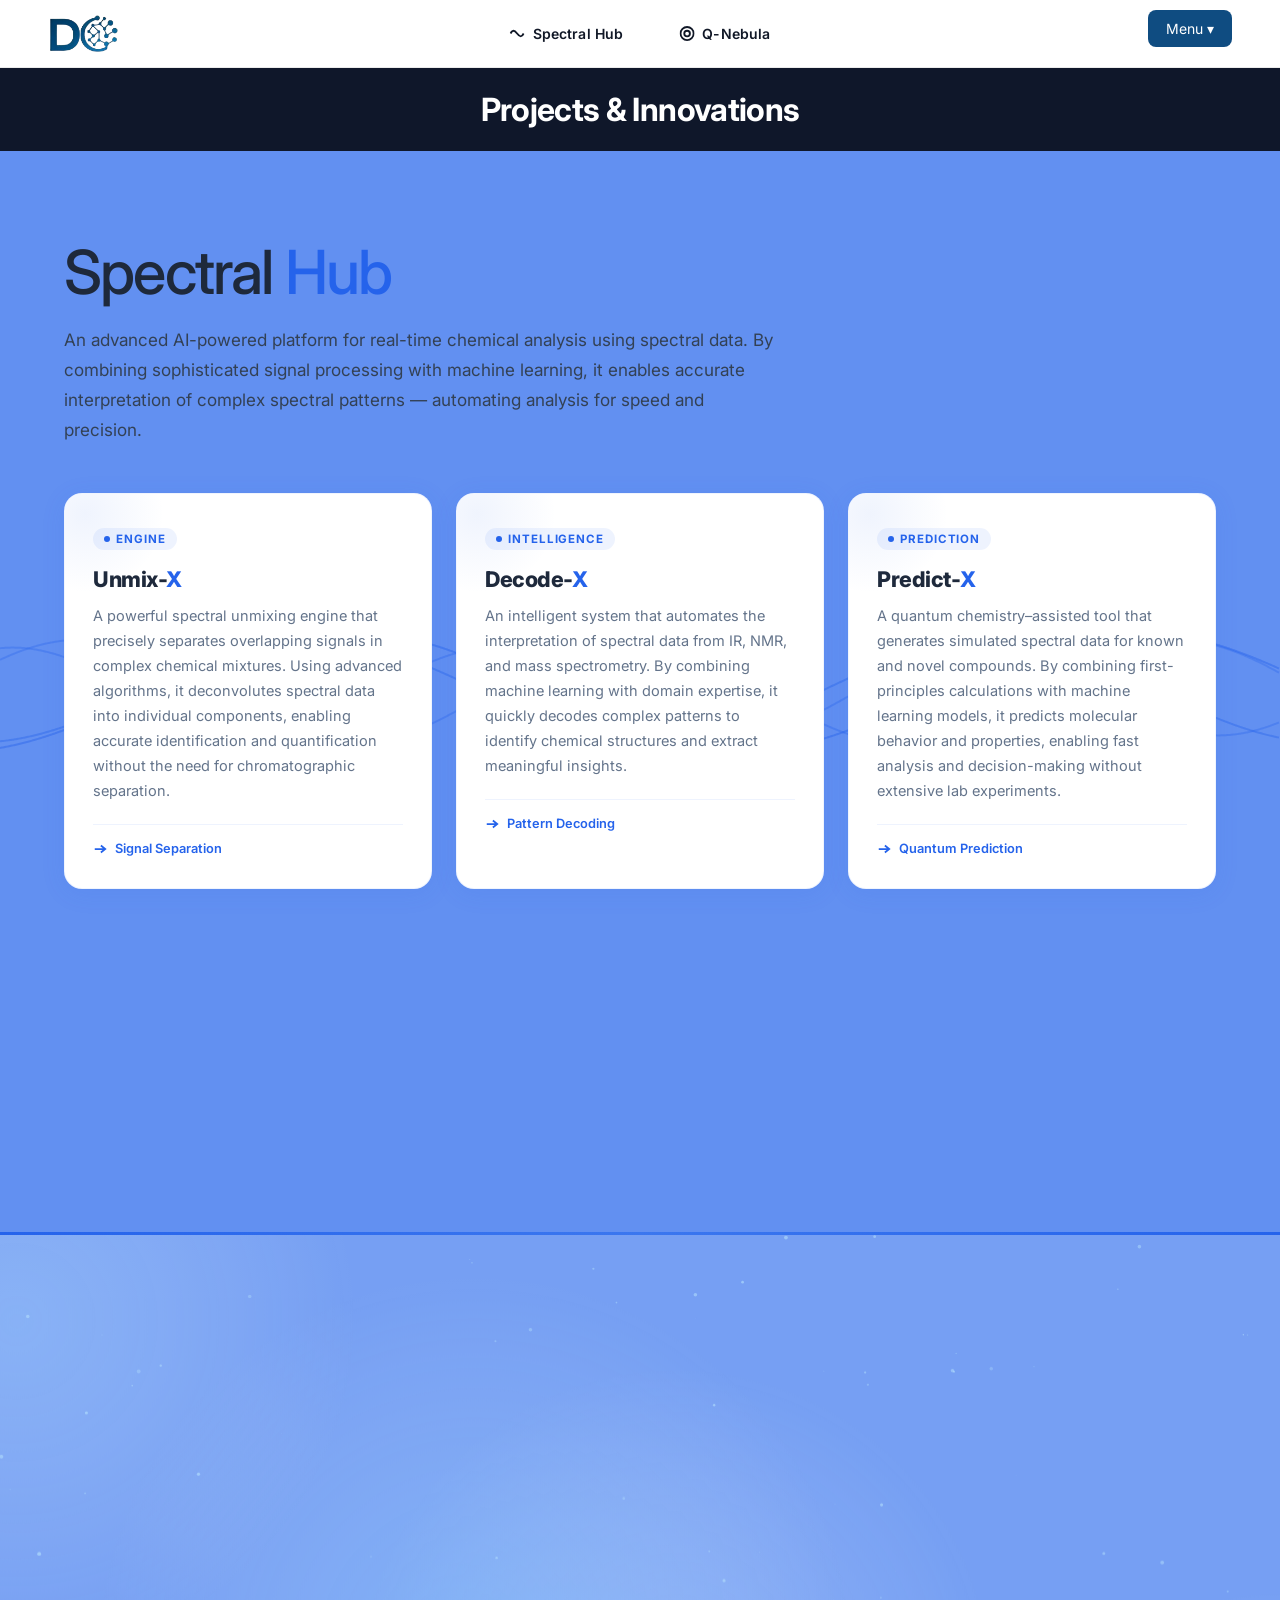
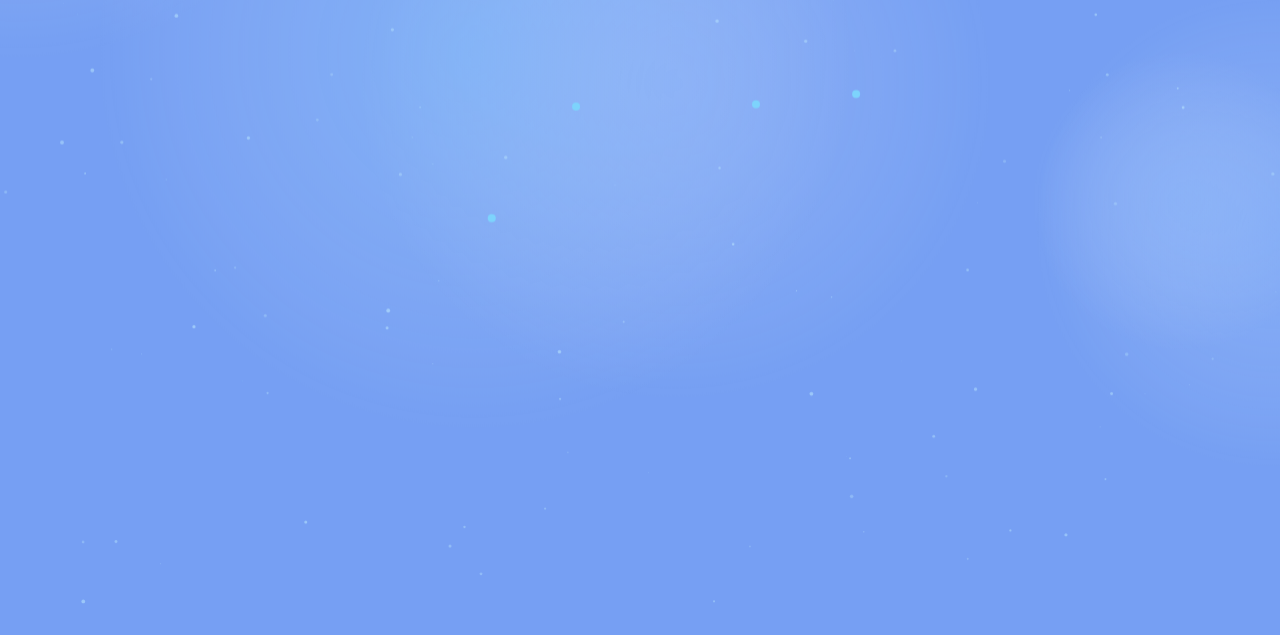
<file: projects.html>
<!DOCTYPE html>
<html lang="en">
<head>
<meta charset="UTF-8">
<meta name="viewport" content="width=device-width, initial-scale=1.0">
<title>Projects & Innovations | DigiChem Lab</title>
<link rel="icon" type="image/svg" href="logo.svg">
<link href="https://fonts.googleapis.com/css2?family=Inter:wght@300;400;500;600;700;800;900&display=swap" rel="stylesheet">
<style>
  *, *::before, *::after {
    box-sizing: border-box;
    margin: 0; padding: 0;
    font-family: 'Inter', sans-serif;
  }

  :root {
    --blue: #2563eb;
    --blue-dark: #1d4ed8;
    --blue-light: #3b82f6;
    --white: #ffffff;
    --text-dark: #1e293b;
    --text-mid: #334155;
    --text-light: #64748b;
    --card-shadow: 0 4px 24px rgba(37,99,235,0.10);
    --card-hover-shadow: 0 8px 48px rgba(37,99,235,0.28);
    --glow: 0 0 32px rgba(37,99,235,0.5), 0 0 8px rgba(37,99,235,0.3);
  }
  
  html { scroll-behavior: smooth; }

  body {
    background: var(--blue);
    color: var(--text-dark);
    min-height: 100vh;
    overflow-x: hidden;
  }

  [data-anim] {
    opacity: 0;
    transition: opacity 0.65s cubic-bezier(.22,1,.36,1),
                transform 0.65s cubic-bezier(.22,1,.36,1);
    will-change: opacity, transform;
  }

  [data-anim="fade-up"]    { transform: translateY(48px); }
  [data-anim="fade-down"]  { transform: translateY(-48px); }
  [data-anim="fade-left"]  { transform: translateX(-52px); }
  [data-anim="fade-right"] { transform: translateX(52px); }
  [data-anim="zoom-in"]    { transform: scale(0.88); }
  [data-anim="zoom-up"]    { transform: scale(0.92) translateY(32px); }

  [data-anim].in-view {
    opacity: 1;
    transform: none;
  }

  [data-delay="1"] { transition-delay: 0.08s; }
  [data-delay="2"] { transition-delay: 0.18s; }
  [data-delay="3"] { transition-delay: 0.28s; }
  [data-delay="4"] { transition-delay: 0.40s; }
  [data-delay="5"] { transition-delay: 0.52s; }

  /* ══ NAV ══ */
  nav {
    position: fixed;
    top: 0; left: 0; right: 0;
    z-index: 1000;
    display: flex;
    align-items: center;
    padding: 0 48px;
    height: 68px;
    background: #ffffff;
    border-bottom: 1px solid rgba(0,0,0,0.08);
  }

  .nav-logo {
    width: 70px;
    height: 70px;
    object-fit: contain;
    flex-shrink: 0;
  }

  .nav-buttons {
    position: absolute;
    left: 50%;
    transform: translateX(-50%);
    display: flex;
    gap: 12px;
    align-items: center;
  }

  .nav-right {
    margin-left: auto;
    display: flex;
    align-items: center;
  }

  .nav-btn {
    font-size: 0.875rem;
    font-weight: 600;
    letter-spacing: 0.01em;
    padding: 10px 22px;
    white-space: nowrap;
    border-radius: 8px;
    border: none;
    background: #ffffff;
    color: #111827;
    cursor: pointer;
    transition: background 0.18s, color 0.18s, border-color 0.18s, transform 0.14s, box-shadow 0.18s;
    text-decoration: none;
    display: inline-flex;
    align-items: center;
    gap: 8px;
  }

  .nav-btn:hover,
  .nav-btn:active {
    background: #2563eb;
    color: #ffffff;
    transform: translateY(-2px);
    box-shadow: 0 4px 16px rgba(37,99,235,0.35);
  }

  .nav-btn svg {
    width: 15px; height: 15px;
    flex-shrink: 0;
  }

  .nav-btn.pop { animation: popBtn 0.36s cubic-bezier(.36,.07,.19,.97); }

  @keyframes popBtn {
    0%   { transform: scale(1); }
    30%  { transform: scale(1.10) translateY(-2px); }
    60%  { transform: scale(0.97); }
    100% { transform: scale(1) translateY(-2px); }
  }

  /* ══ DROPDOWN ══ */
  .dropdown {
    position: relative;
    display: inline-block;
    padding-bottom: 10px;
  }
  .dropbtn {
    background: #0f4c81;
    color: white;
    padding: 10px 18px;
    font-size: 14px;
    border: none;
    border-radius: 8px;
    cursor: pointer;
    transition: 0.3s ease;
  }
  .dropbtn:hover {
    background: #0891b2;
  }
  .dropdown-content {
    position: absolute;
    top: 100%;
    right: 0;
    background: #ffffff;
    border-radius: 12px;
    box-shadow: 0 10px 30px rgba(0, 0, 0, 0.15);
    opacity: 0;
    visibility: hidden;
    transform: translateY(10px);
    transition: 0.3s ease;
    min-width: 180px;
  }
  .dropdown-content a {
    color: #0f172a;
    padding: 12px 16px;
    text-decoration: none;
    display: block;
    font-weight: 500;
    transition: 0.25s ease;
  }
  .dropdown-content a:hover {
    background: #f1f5f9;
    color: #0f4c81;
    padding-left: 20px;
  }
  .dropdown:hover .dropdown-content {
    opacity: 1;
    visibility: visible;
    transform: translateY(0);
  }

  /* ══ PAGE TITLE BANNER ══ */
  .page-title-banner {
    margin-top: 68px;
    background: #0f172a;
    padding: 22px 48px;
    text-align: center;
  }

  .page-title-banner h1 {
    font-size: clamp(1.4rem, 3vw, 2rem);
    font-weight: 700;
    letter-spacing: -0.02em;
    color: #ffffff;
  }

  /* ══ SECTIONS ══ */
  .section {
    min-height: 100vh;
    padding: 90px 64px 90px;
    position: relative;
    overflow: hidden;
    display: flex;
    flex-direction: column;
    align-items: flex-start;
    justify-content: center;
  }

  .section canvas {
    position: absolute;
    inset: 0;
    width: 100%; height: 100%;
    z-index: 0;
    pointer-events: none;
  }

  .section-inner {
    position: relative;
    z-index: 2;
    width: 100%;
    max-width: 1200px;
    margin: 0 auto;
  }

  .section-title {
    font-size: clamp(2.4rem, 5vw, 3.8rem);
    font-weight: 500;
    letter-spacing: -0.03em;
    color: var(--text-dark);
    line-height: 1.05;
    margin-bottom: 20px;
  }
  .section-title .accent { color: var(--blue); }

  .section-desc {
    font-size: 1.07rem;
    font-weight: 400;
    color: var(--text-mid);
    line-height: 1.75;
    max-width: 720px;
    margin-bottom: 48px;
  }

  /* ══ CARDS ══ */
  .cards-row {
    display: grid;
    gap: 24px;
    margin-bottom: 44px;
  }
  .cards-row.three { grid-template-columns: repeat(3, 1fr); }
  .cards-row.two   { grid-template-columns: repeat(2, 1fr); }

  .card {
    background: var(--white);
    border-radius: 18px;
    padding: 32px 28px;
    box-shadow: var(--card-shadow);
    border: 1.5px solid rgba(37,99,235,0.07);
    cursor: pointer;
    position: relative;
    overflow: hidden;
    transition: transform 0.22s cubic-bezier(.34,1.56,.64,1),
                box-shadow 0.22s, border-color 0.22s;
  }

  .card[data-anim] {
    transition: opacity 0.65s cubic-bezier(.22,1,.36,1),
                transform 0.65s cubic-bezier(.22,1,.36,1);
  }
  .card[data-anim].in-view { opacity: 1; transform: none; }
  .card[data-anim].in-view:hover {
    transform: translateY(-7px) scale(1.025);
    box-shadow: var(--card-hover-shadow);
    border-color: rgba(37,99,235,0.28);
  }

  .card::before {
    content: '';
    position: absolute;
    top: -60px; left: -60px;
    width: 160px; height: 160px;
    border-radius: 50%;
    background: radial-gradient(circle, rgba(37,99,235,0.07) 0%, transparent 70%);
    pointer-events: none;
  }

  .card.popped { animation: cardPop 0.42s cubic-bezier(.36,.07,.19,.97) forwards; }

  @keyframes cardPop {
    0%   { transform: scale(1); }
    28%  { transform: scale(1.07) translateY(-10px); box-shadow: 0 0 60px rgba(37,99,235,0.55); }
    55%  { transform: scale(0.97) translateY(-3px); }
    80%  { transform: scale(1.015) translateY(-5px); }
    100% { transform: scale(1.025) translateY(-7px); }
  }

  .card-badge {
    display: inline-flex;
    align-items: center;
    gap: 6px;
    background: rgba(37,99,235,0.08);
    color: var(--blue);
    font-size: 0.72rem;
    font-weight: 700;
    letter-spacing: 0.08em;
    text-transform: uppercase;
    padding: 4px 11px;
    border-radius: 20px;
    margin-bottom: 16px;
  }

  .card-badge .dot {
    width: 6px; height: 6px;
    border-radius: 50%;
    background: var(--blue);
    animation: pulse 2s infinite;
  }

  @keyframes pulse {
    0%, 100% { opacity: 1; transform: scale(1); }
    50%       { opacity: 0.5; transform: scale(0.75); }
  }

  .card-title {
    font-size: 1.35rem;
    font-weight: 800;
    letter-spacing: -0.02em;
    color: var(--text-dark);
    margin-bottom: 12px;
  }
  .card-title .x { color: var(--blue); }

  .card-body {
    font-size: 0.91rem;
    font-weight: 400;
    color: var(--text-light);
    line-height: 1.72;
  }

  .card-footer {
    margin-top: 20px;
    padding-top: 16px;
    border-top: 1px solid rgba(37,99,235,0.08);
    display: flex;
    align-items: center;
    gap: 8px;
    font-size: 0.8rem;
    font-weight: 600;
    color: var(--blue);
  }
  .card-footer svg { width: 14px; height: 14px; }

  /* ══ KEY VALUES ══ */
  .key-values {
    background: rgba(255,255,255,0.82);
    backdrop-filter: blur(14px);
    -webkit-backdrop-filter: blur(14px);
    border-radius: 18px;
    padding: 28px 32px;
    border: 1.5px solid rgba(37,99,235,0.12);
    max-width: 700px;
    cursor: pointer;
    position: relative;
    overflow: hidden;
    box-shadow: var(--card-shadow);
  }

  .key-values[data-anim] {
    transition: opacity 0.65s cubic-bezier(.22,1,.36,1),
                transform 0.65s cubic-bezier(.22,1,.36,1);
  }
  .key-values[data-anim].in-view { opacity: 1; transform: none; }
  .key-values[data-anim].in-view:hover {
    transform: translateY(-5px) scale(1.018);
    box-shadow: var(--card-hover-shadow);
    border-color: rgba(37,99,235,0.28);
  }

  .key-values::before {
    content: '';
    position: absolute;
    top: -60px; left: -60px;
    width: 160px; height: 160px;
    border-radius: 50%;
    background: radial-gradient(circle, rgba(37,99,235,0.07) 0%, transparent 70%);
    pointer-events: none;
  }

  .key-values.popped { animation: cardPop 0.42s cubic-bezier(.36,.07,.19,.97) forwards; }

  .key-values h3 {
    font-size: 0.78rem;
    font-weight: 700;
    letter-spacing: 0.1em;
    text-transform: uppercase;
    color: var(--blue);
    margin-bottom: 16px;
  }

  .key-values ul {
    list-style: none;
    display: flex;
    flex-direction: column;
    gap: 10px;
  }

  .key-values li {
    display: flex;
    align-items: flex-start;
    gap: 10px;
    font-size: 0.935rem;
    font-weight: 500;
    color: var(--text-mid);
    line-height: 1.5;
  }

  .key-values li::before {
    content: '';
    flex-shrink: 0;
    width: 7px; height: 7px;
    border-radius: 50%;
    background: var(--blue);
    margin-top: 6px;
    box-shadow: 0 0 6px rgba(37,99,235,0.5);
  }

  /* ══ DIVIDER ══ */
  .section-divider {
    width: 100%;
    height: 3px;
    background: linear-gradient(90deg, var(--blue), #93c5fd, var(--blue));
    opacity: 0.2;
  }

  /* ══ RIPPLE ══ */
  .ripple {
    position: absolute;
    border-radius: 50%;
    background: rgba(37,99,235,0.16);
    transform: scale(0);
    animation: rippleOut 0.65s linear;
    pointer-events: none;
    z-index: 10;
  }

  @keyframes rippleOut {
    to { transform: scale(4); opacity: 0; }
  }

  @media (max-width: 900px) {
    .cards-row.three,
    .cards-row.two { grid-template-columns: 1fr; }
    .section { padding: 80px 24px 60px; }
    nav { padding: 0 12px; }
    .nav-logo { width: 58px; height: 58px; }
    .page-title-banner { padding: 18px 24px; }
  }

  @media (max-width: 640px) {
    nav { padding: 0 8px; height: 68px; }
    .nav-logo { width: 52px; height: 52px; }
    .nav-buttons {
      position: static;
      transform: none;
      gap: 4px;
      flex: 1;
      justify-content: center;
    }
    .nav-btn {
      font-size: 0.72rem;
      padding: 7px 8px;
      gap: 4px;
    }
    .nav-btn svg { display: none; }
    .dropbtn { padding: 7px 10px; font-size: 12px; }
    .dropdown-content { right: 0; left: auto; min-width: 160px; }
  }
</style>
</head>
<body>

<!-- NAV -->
<nav>
  <!-- Logo on the left -->
  <img src="logo.png" alt="DigiChem Logo" class="nav-logo">

  <!-- Nav buttons next to logo -->
  <div class="nav-buttons">
    <a href="#spectral-hub" class="nav-btn" onclick="popBtn(this)">
      <svg viewBox="0 0 16 16" fill="none" stroke="currentColor" stroke-width="2"><path d="M1 8c2-4 4-4 7 0s5 4 7 0"/></svg>
      Spectral Hub
    </a>
    <a href="#q-nebula" class="nav-btn" onclick="popBtn(this)">
      <svg viewBox="0 0 16 16" fill="none" stroke="currentColor" stroke-width="2"><circle cx="8" cy="8" r="3"/><circle cx="8" cy="8" r="7"/></svg>
      Q-Nebula
    </a>
  </div>

  <!-- Menu dropdown on the right -->
  <div class="nav-right">
    <div class="dropdown">
      <button class="dropbtn">Menu ▾</button>
      <div class="dropdown-content">
        <a href="index.html">Home</a>
        <a href="about page.html">About</a>
        <a href="research.html">Research</a>
        <a href="team.html">Our Team</a>
        <a href="facilities.html">Lab Facilities & Tools</a>
        <a href="publications.html">Publication</a>
        <a href="collaboration.html">Collaboration</a>
        <a href="contact us.html">Contact Us</a>
      </div>
    </div>
  </div>
</nav>

<!-- PAGE TITLE BANNER -->
<div class="page-title-banner">
  <h1>Projects &amp; Innovations</h1>
</div>

<!-- ════════════ SPECTRAL HUB ════════════ -->
<section class="section" id="spectral-hub">
  <canvas id="spectralCanvas"></canvas>
  <div class="section-inner">

    <div class="section-title" data-anim="fade-left">
      Spectral<span class="accent"> Hub</span>
    </div>

    <p class="section-desc" data-anim="fade-up" data-delay="1">
      An advanced AI-powered platform for real-time chemical analysis using spectral data. By combining sophisticated signal processing with machine learning, it enables accurate interpretation of complex spectral patterns — automating analysis for speed and precision.
    </p>

    <div class="cards-row three">
      <div class="card" data-anim="fade-up" data-delay="2" onclick="popCard(this,event)">
        <div class="card-badge"><span class="dot"></span>Engine</div>
        <div class="card-title">Unmix-<span class="x">X</span></div>
        <div class="card-body">A powerful spectral unmixing engine that precisely separates overlapping signals in complex chemical mixtures. Using advanced algorithms, it deconvolutes spectral data into individual components, enabling accurate identification and quantification without the need for chromatographic separation.</div>
        <div class="card-footer"><svg viewBox="0 0 16 16" fill="none" stroke="currentColor" stroke-width="2"><path d="M2 8h12M9 4l5 4-5 4"/></svg>Signal Separation</div>
      </div>

      <div class="card" data-anim="fade-up" data-delay="3" onclick="popCard(this,event)">
        <div class="card-badge"><span class="dot"></span>Intelligence</div>
        <div class="card-title">Decode-<span class="x">X</span></div>
        <div class="card-body">An intelligent system that automates the interpretation of spectral data from IR, NMR, and mass spectrometry. By combining machine learning with domain expertise, it quickly decodes complex patterns to identify chemical structures and extract meaningful insights.</div>
        <div class="card-footer"><svg viewBox="0 0 16 16" fill="none" stroke="currentColor" stroke-width="2"><path d="M2 8h12M9 4l5 4-5 4"/></svg>Pattern Decoding</div>
      </div>

      <div class="card" data-anim="fade-up" data-delay="4" onclick="popCard(this,event)">
        <div class="card-badge"><span class="dot"></span>Prediction</div>
        <div class="card-title">Predict-<span class="x">X</span></div>
        <div class="card-body">A quantum chemistry–assisted tool that generates simulated spectral data for known and novel compounds. By combining first-principles calculations with machine learning models, it predicts molecular behavior and properties, enabling fast analysis and decision-making without extensive lab experiments.</div>
        <div class="card-footer"><svg viewBox="0 0 16 16" fill="none" stroke="currentColor" stroke-width="2"><path d="M2 8h12M9 4l5 4-5 4"/></svg>Quantum Prediction</div>
      </div>
    </div>

    <div class="key-values" data-anim="zoom-up" data-delay="5" onclick="popCard(this,event)">
      <h3>Key Values</h3>
      <ul>
        <li>Reduce experimental time and cost</li>
        <li>Enable real-time monitoring and analysis</li>
        <li>Improve accuracy in complex mixture interpretation</li>
        <li>Scalable for industrial and research applications</li>
      </ul>
    </div>

  </div>
</section>

<div class="section-divider"></div>

<!-- ════════════ Q-NEBULA ════════════ -->
<section class="section" id="q-nebula">
  <canvas id="nebulaCanvas"></canvas>
  <div class="section-inner">

    <div class="section-title" data-anim="fade-left">
      Q-<span class="accent">Nebula</span>
    </div>

    <p class="section-desc" data-anim="fade-up" data-delay="1">
      Q-Nebula is a cloud-enabled computational chemistry platform that integrates quantum mechanical calculations with AI/ML models to deliver faster and more scalable molecular insights.
    </p>

    <div class="cards-row two">
      <div class="card" data-anim="fade-up" data-delay="2" onclick="popCard(this,event)">
        <div class="card-badge"><span class="dot"></span>Core Engine</div>
        <div class="card-title">Q-<span class="x">Core</span></div>
        <div class="card-body">High-accuracy simulations enable precise molecular structure optimization, ensuring stable and realistic configurations. They provide detailed energy calculations, including HOMO–LUMO levels and band gaps, to understand electronic properties. Additionally, they analyze reaction pathways, helping predict mechanisms, intermediates, and energy barriers.</div>
        <div class="card-footer"><svg viewBox="0 0 16 16" fill="none" stroke="currentColor" stroke-width="2"><path d="M2 8h12M9 4l5 4-5 4"/></svg>Quantum Simulation</div>
      </div>

      <div class="card" data-anim="fade-up" data-delay="3" onclick="popCard(this,event)">
        <div class="card-badge"><span class="dot"></span>AI/ML Layer</div>
        <div class="card-title">Q-<span class="x">Intellect</span></div>
        <div class="card-body">Hybrid AI models trained on quantum data enable instant prediction of molecular properties with high accuracy. They significantly reduce computational cost compared to traditional methods, making analysis more efficient. This approach also supports high-throughput virtual screening, accelerating the discovery of new compounds.</div>
        <div class="card-footer"><svg viewBox="0 0 16 16" fill="none" stroke="currentColor" stroke-width="2"><path d="M2 8h12M9 4l5 4-5 4"/></svg>AI Prediction</div>
      </div>
    </div>

    <div class="key-values" data-anim="zoom-up" data-delay="4" onclick="popCard(this,event)">
      <h3>Key Values</h3>
      <ul>
        <li>Accelerate R&amp;D and material discovery</li>
        <li>Reduce dependency on expensive computational resources</li>
        <li>Enable predictive chemistry at scale</li>
        <li>Ideal for academia, startups and industry</li>
      </ul>
    </div>

  </div>
</section>

<script>
const animEls = Array.from(document.querySelectorAll('[data-anim]'));

function checkVisibility() {
  const vh = window.innerHeight;
  animEls.forEach(el => {
    const rect = el.getBoundingClientRect();
    const inView = rect.top < vh * 0.88 && rect.bottom > vh * 0.08;
    if (inView) { el.classList.add('in-view'); }
    else { el.classList.remove('in-view'); }
  });
}

let rafPending = false;
window.addEventListener('scroll', () => {
  if (!rafPending) {
    rafPending = true;
    requestAnimationFrame(() => { checkVisibility(); rafPending = false; });
  }
}, { passive: true });

window.addEventListener('resize', checkVisibility, { passive: true });
window.addEventListener('load', checkVisibility);
document.addEventListener('DOMContentLoaded', checkVisibility);

function popBtn(el) {
  el.classList.remove('pop');
  void el.offsetWidth;
  el.classList.add('pop');
  el.addEventListener('animationend', () => el.classList.remove('pop'), { once: true });
}

function popCard(card, e) {
  const rect = card.getBoundingClientRect();
  const ripple = document.createElement('div');
  ripple.classList.add('ripple');
  const size = Math.max(rect.width, rect.height);
  ripple.style.width = ripple.style.height = size + 'px';
  ripple.style.left = (e.clientX - rect.left - size / 2) + 'px';
  ripple.style.top  = (e.clientY - rect.top  - size / 2) + 'px';
  card.appendChild(ripple);
  ripple.addEventListener('animationend', () => ripple.remove());

  card.classList.remove('popped');
  void card.offsetWidth;
  card.classList.add('popped');
  card.addEventListener('animationend', () => card.classList.remove('popped'), { once: true });

  card.style.boxShadow = '0 0 60px rgba(37,99,235,0.55), 0 0 120px rgba(37,99,235,0.22)';
  setTimeout(() => card.style.boxShadow = '', 700);
}

/* ══ SPECTRAL CANVAS ══ */
(function () {
  const canvas = document.getElementById("spectralCanvas");
  const ctx = canvas.getContext("2d");
  let w, h;
  function resize() {
    const s = canvas.parentElement;
    w = canvas.width = s.offsetWidth;
    h = canvas.height = s.offsetHeight;
  }
  window.addEventListener("resize", resize);
  resize();
  const waves = [];
  for (let i = 0; i < 4; i++) {
    waves.push({
      amplitude: 40 + Math.random() * 30,
      frequency: 0.008 + Math.random() * 0.01,
      phase: Math.random() * Math.PI * 2,
      speed: 0.015 + Math.random() * 0.02,
      opacity: 0.2 + Math.random() * 0.3
    });
  }
  function draw() {
    ctx.fillStyle = "rgba(240,249,255,0.3)";
    ctx.fillRect(0, 0, w, h);
    waves.forEach(wave => {
      ctx.beginPath();
      for (let x = 0; x < w; x++) {
        const y = h / 2 + Math.sin(x * wave.frequency + wave.phase) * wave.amplitude;
        ctx.lineTo(x, y);
      }
      ctx.strokeStyle = `rgba(37,99,235,${wave.opacity})`;
      ctx.lineWidth = 2;
      ctx.stroke();
      wave.phase += wave.speed;
    });
    requestAnimationFrame(draw);
  }
  draw();
})();

/* ══ NEBULA CANVAS ══ */
(function () {
  const canvas = document.getElementById("nebulaCanvas");
  const ctx = canvas.getContext("2d");
  let w, h, nebulas = [];

  function resize() {
    const s = canvas.parentElement;
    w = canvas.width = s.offsetWidth;
    h = canvas.height = s.offsetHeight;
    nebulas = [];
    for (let i = 0; i < 5; i++) {
      nebulas.push({
        x: Math.random() * w,
        y: Math.random() * h,
        r: 150 + Math.random() * 250,
        color: `rgba(${150 + Math.random()*50}, ${200 + Math.random()*40}, 255, 0.25)`
      });
    }
  }
  window.addEventListener("resize", resize);
  resize();

  const particles = [];
  for (let i = 0; i < 150; i++) {
    particles.push({
      x: Math.random() * (w || 1200),
      y: Math.random() * (h || 800),
      r: Math.random() * 2,
      dx: (Math.random() - 0.5) * 0.25,
      dy: (Math.random() - 0.5) * 0.25,
      opacity: 0.3 + Math.random() * 0.3
    });
  }

  const orbits = [];
  for (let i = 0; i < 4; i++) {
    orbits.push({
      radius: 70 + i * 50,
      angle: Math.random() * Math.PI * 2,
      speed: 0.006 + i * 0.003
    });
  }

  function drawNebula() {
    nebulas.forEach(n => {
      const g = ctx.createRadialGradient(n.x, n.y, 0, n.x, n.y, n.r);
      g.addColorStop(0, n.color);
      g.addColorStop(1, "rgba(240,249,255,0)");
      ctx.fillStyle = g;
      ctx.fillRect(0, 0, w, h);
    });
  }

  function draw() {
    ctx.fillStyle = "rgba(240,249,255,0.4)";
    ctx.fillRect(0, 0, w, h);
    drawNebula();
    particles.forEach(p => {
      ctx.beginPath();
      ctx.arc(p.x, p.y, p.r, 0, Math.PI * 2);
      ctx.fillStyle = `rgba(186,230,253,${p.opacity})`;
      ctx.fill();
      p.x += p.dx; p.y += p.dy;
      if (p.x < 0 || p.x > w) p.dx *= -1;
      if (p.y < 0 || p.y > h) p.dy *= -1;
    });
    orbits.forEach(o => {
      const cx = w / 2 + Math.cos(o.angle) * o.radius;
      const cy = h / 2 + Math.sin(o.angle) * o.radius;
      ctx.beginPath();
      ctx.arc(cx, cy, 4, 0, Math.PI * 2);
      ctx.fillStyle = "#7dd3fc";
      ctx.fill();
      o.angle += o.speed;
    });
    requestAnimationFrame(draw);
  }
  draw();
})();
</script>
</body>
</html>
</file>
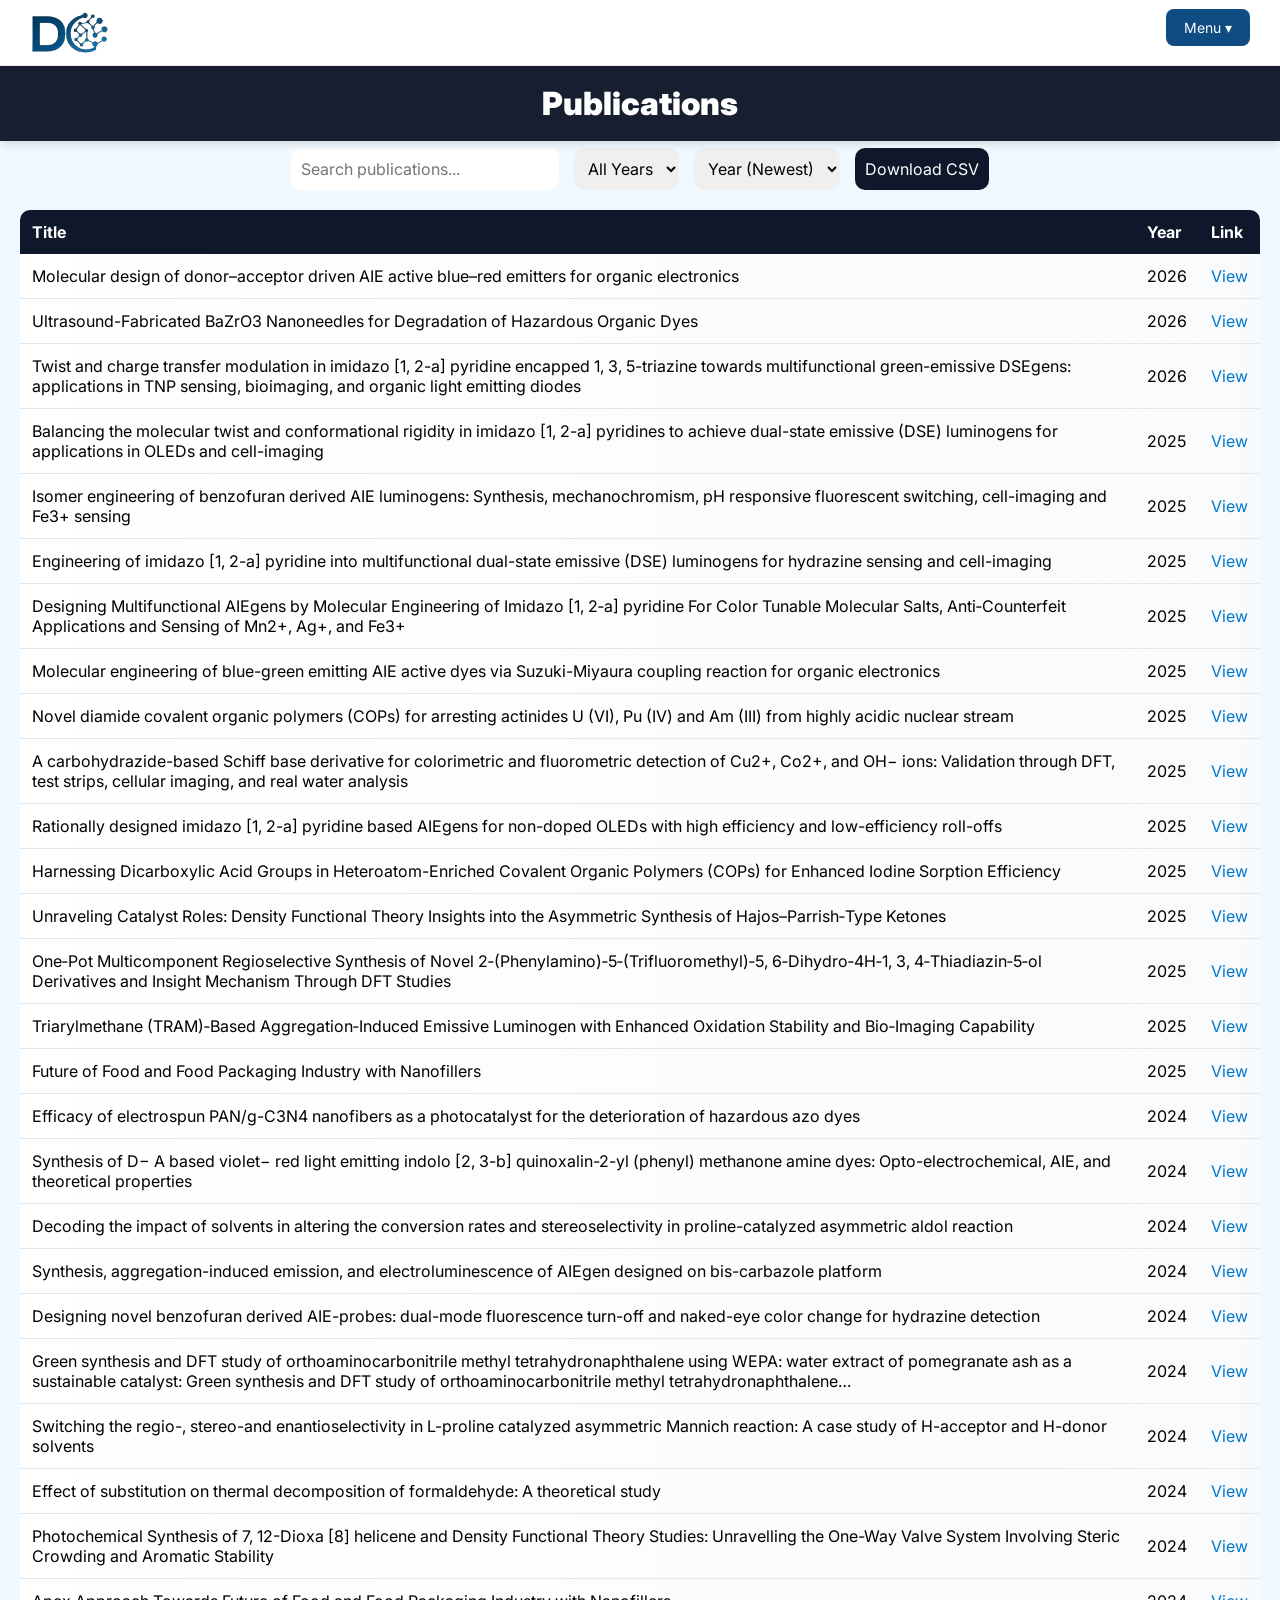
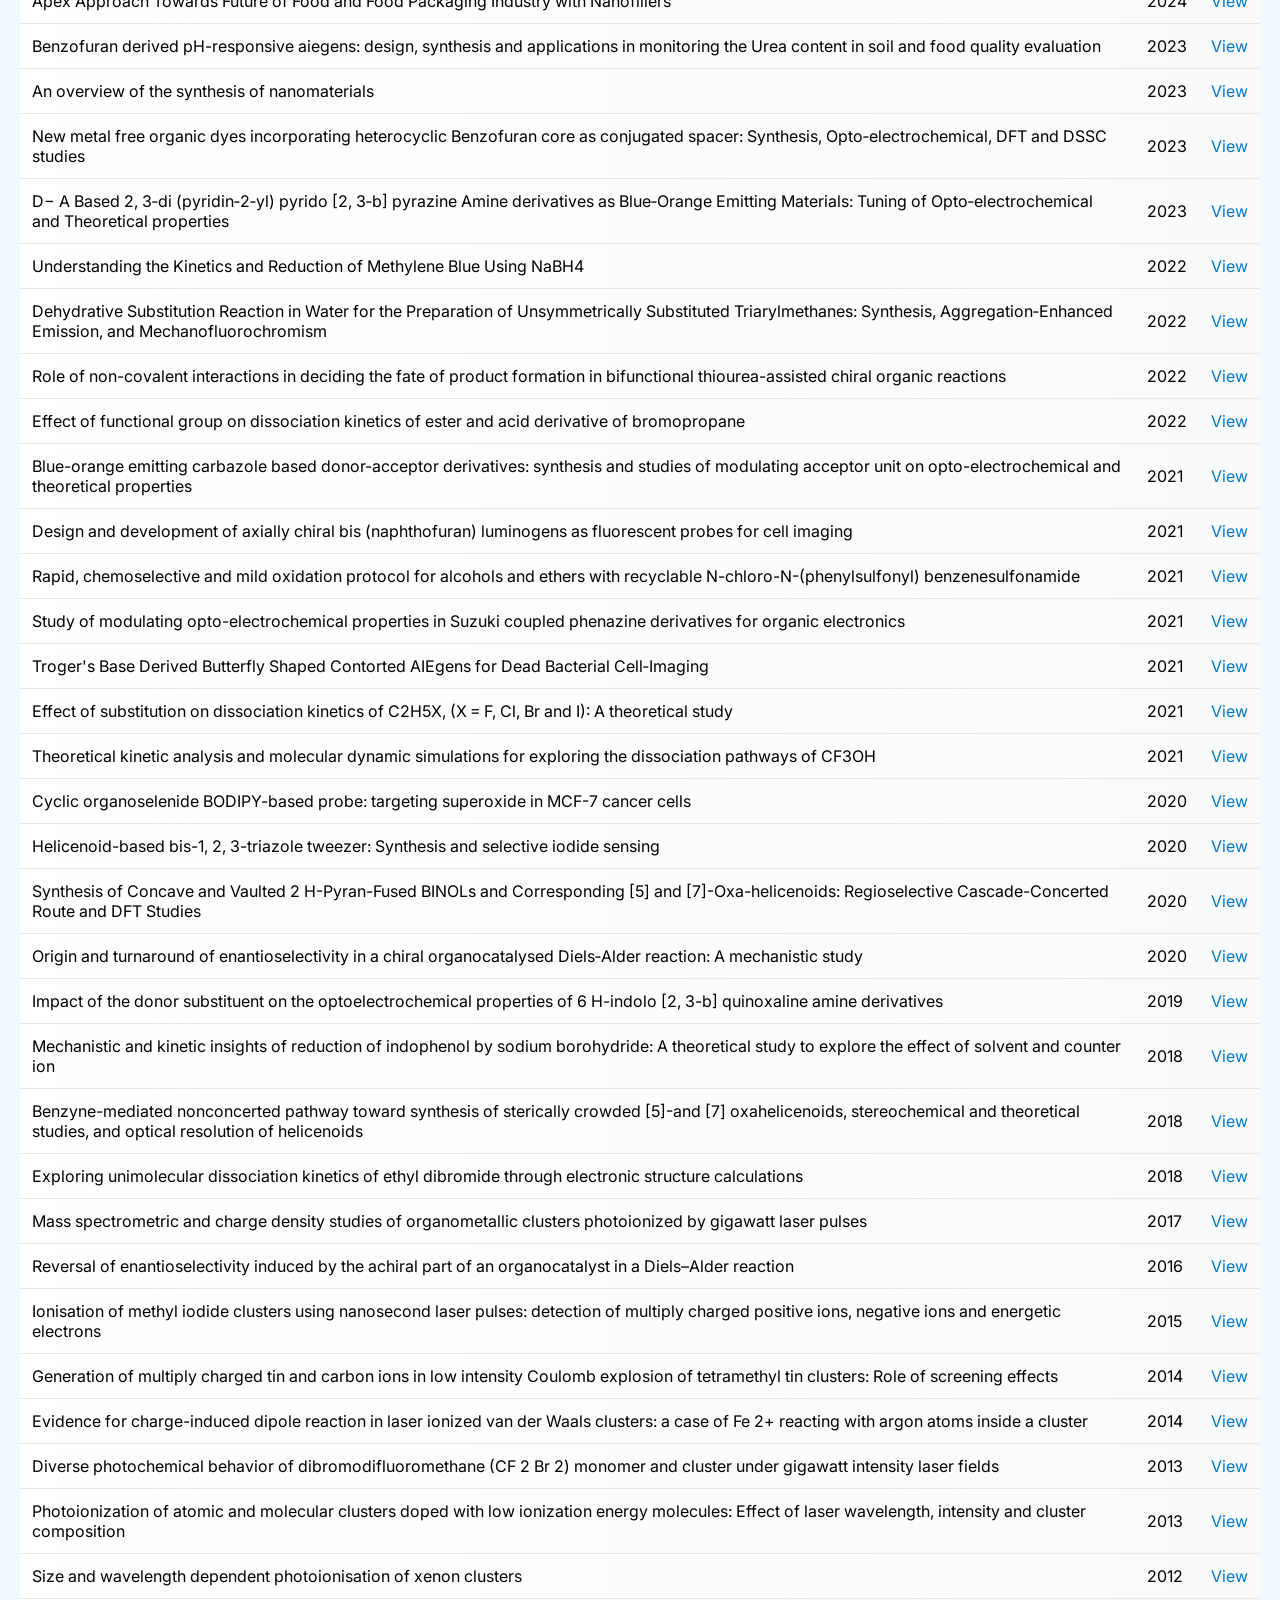
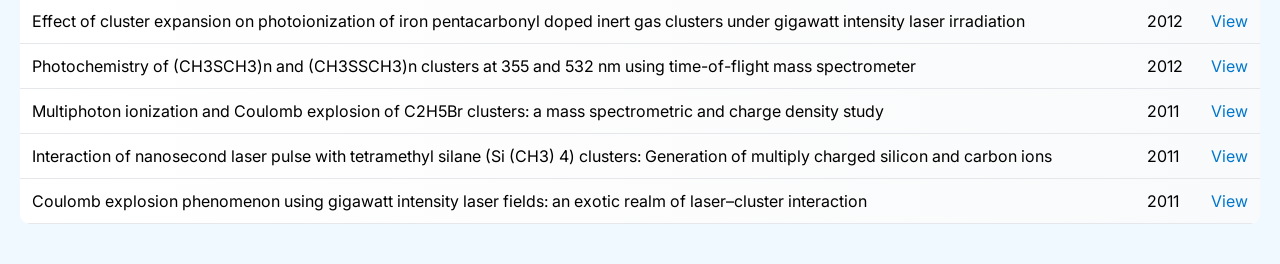
<file: publications.html>
<!DOCTYPE html>
<html lang="en">
<head>
<meta charset="UTF-8">
<meta name="viewport" content="width=device-width, initial-scale=1.0">
<title>Publications | DigiChem Lab </title>
<link rel="icon" type="image/svg" href="logo.svg">
<link href="https://fonts.googleapis.com/css2?family=Inter:wght@300;400;500;600;700;800;900&display=swap" rel="stylesheet">

<style>
*{box-sizing:border-box;margin:0;padding:0}
body{
  font-family:'Inter',sans-serif;
  background:#f0f9ff;
  margin:0;
  /* offset for white nav (66px) + dark header (~62px) */
  padding-top:128px;
}

/* ══ WHITE TOP NAV (66px) ══ */
.top-nav{
  position:fixed;
  top:0;left:0;right:0;
  z-index:1100;
  background:#ffffff;
  height:66px;
  display:flex;
  align-items:center;
  padding:0 30px;
  border-bottom:1px solid rgba(0,0,0,0.08);
  gap:12px;
}

/* Logo */
.nav-logo{
  display:flex;
  align-items:center;
  flex-shrink:0;
  text-decoration:none;
}
.nav-logo img{
  height:46px;
  width:auto;
  object-fit:contain;
}

/* Spacer pushes menu button to the right */
.nav-spacer{ flex:1; }

/* ══ MENU DROPDOWN (matches team.html / research.html) ══ */
.dropdown{
  position:relative;
  display:inline-block;
  flex-shrink:0;
  padding-bottom:10px;
}
.dropbtn{
  background:#0f4c81;
  color:white;
  padding:10px 18px;
  font-size:14px;
  font-family:'Inter',sans-serif;
  border:none;
  border-radius:8px;
  cursor:pointer;
  transition:0.3s ease;
  white-space:nowrap;
}
.dropbtn:hover{ background:#0891b2; }

.dropdown-content{
  position:absolute;
  top:100%;
  right:0;
  background:#ffffff;
  border-radius:12px;
  box-shadow:0 10px 30px rgba(0,0,0,0.15);
  opacity:0;
  visibility:hidden;
  transform:translateY(10px);
  transition:0.3s ease;
  min-width:190px;
  z-index:1200;
}
.dropdown-content a{
  color:#0f172a;
  padding:12px 16px;
  text-decoration:none;
  display:block;
  font-family:'Inter',sans-serif;
  font-weight:500;
  font-size:14px;
  transition:0.25s ease;
  text-align:left;
}
.dropdown-content a:hover{
  background:#f1f5f9;
  color:#0f4c81;
  padding-left:20px;
}
.dropdown:hover .dropdown-content,
.dropdown.open .dropdown-content{
  opacity:1;
  visibility:visible;
  transform:translateY(0);
}

/* ══ DARK HEADER BAR (below white nav) ══ */
.dark-header{
  position:fixed;
  top:66px;
  left:0;right:0;
  z-index:1000;
  display:flex;
  align-items:center;
  justify-content:center;
  padding:18px 30px;
  background:rgba(15,23,42,0.97);
  backdrop-filter:blur(10px);
  color:white;
  box-shadow:0 2px 10px rgba(0,0,0,0.15);
}
.page-title{
  margin:0;
  font-size:clamp(1.4rem, 3vw, 2rem);
  font-weight:900;
  color:white;
  text-align:center;
  font-family:'Inter',sans-serif;
  white-space:nowrap;
}

/* ══ CONTROLS ══ */
.controls{
  display:flex;
  justify-content:center;
  gap:15px;
  margin-top:20px;
  padding:0 20px;
  flex-wrap:wrap;
}
select,input,button{
  padding:10px;
  border-radius:10px;
  border:none;
  font-size:16px;
  font-family:'Inter',sans-serif;
}
button{
  background:#0f172a;
  color:white;
  cursor:pointer;
  transition:background 0.2s;
}
button:hover{ background:#1e293b; }

/* ══ TABLE ══ */
.table-container{
  margin:20px 20px 40px;
  overflow-x:auto;
}
table{
  width:100%;
  border-collapse:collapse;
  background:rgba(255,255,255,0.9);
  border-radius:10px;
  overflow:hidden;
}
th,td{ padding:12px; text-align:left; }
th{ background:#0f172a; color:white; }
tbody tr{
  background:linear-gradient(to right,#ffffff,#f9fafb);
  border-bottom:1px solid #e5e7eb;
}
tbody tr:hover{
  background:linear-gradient(to right,#e0f2fe,#f0f9ff);
}
a{ text-decoration:none; color:#0077cc; }

/* ══ MOBILE ══ */
@media(max-width:640px){
  .top-nav{ padding:0 16px; }
  .dark-header{ padding:14px 16px; }
  .page-title{ font-size:18px; }
  .dropbtn{ padding:8px 13px; font-size:13px; }
  .dropdown-content{ right:0; left:auto; min-width:160px; }
}
</style>
</head>

<body>

<!-- ══ WHITE TOP NAV ══ -->
<nav class="top-nav">

  <!-- Logo (top-left) -->
  <a href="index.html" class="nav-logo">
    <img src="logo.png" alt="Lab Logo">
  </a>

  <!-- Spacer -->
  <div class="nav-spacer"></div>

  <!-- Menu dropdown (top-right) -->
  <div class="dropdown" id="siteMenuDropdown">
    <button class="dropbtn" id="siteMenuBtn">Menu &#9662;</button>
    <div class="dropdown-content">
      <a href="index.html">Home</a>
      <a href="about page.html">About</a>
      <a href="research.html">Research</a>
      <a href="projects.html">Projects</a>
      <a href="team.html">Our Team</a>
      <a href="facilities.html">Lab Facilities &amp; Tools</a>
      <a href="collaboration.html">Collaboration</a>
      <a href="contact us.html">Contact Us</a>
    </div>
  </div>

</nav>

<!-- ══ DARK HEADER BAR ══ -->
<div class="dark-header">
  <h1 class="page-title">Publications</h1>
</div>

<!-- Controls -->
<div class="controls">
  <input type="text" id="searchInput" placeholder="Search publications...">

  <select id="yearFilter">
    <option value="all">All Years</option>
  </select>

  <select id="sortOption">
    <option value="yearDesc" selected>Year (Newest)</option>
    <option value="yearAsc">Year (Oldest)</option>
    <option value="titleAsc">Title (A-Z)</option>
    <option value="titleDesc">Title (Z-A)</option>
  </select>

  <button onclick="downloadCSV()">Download CSV</button>
</div>

<!-- Table -->
<div class="table-container">
  <table>
    <thead>
      <tr>
        <th>Title</th>
        <th>Year</th>
        <th>Link</th>
      </tr>
    </thead>
    <tbody id="pubTable"></tbody>
  </table>
</div>

<script>
let publications = [];
let filteredData = [];

fetch('publications.json')
.then(res => res.json())
.then(data => {
  publications = data;
  populateYears(data);
  applyAll();
});

function displayData(data){
  const table = document.getElementById("pubTable");
  table.innerHTML = "";
  data.forEach(pub => {
    const row = document.createElement("tr");
    row.innerHTML = `
      <td>${pub.title}</td>
      <td>${pub.year}</td>
      <td><a href="${pub.link}" target="_blank">View</a></td>
    `;
    table.appendChild(row);
  });
}

function populateYears(data){
  const yearSet = new Set();
  data.forEach(pub => { if(pub.year) yearSet.add(pub.year); });
  const yearFilter = document.getElementById("yearFilter");
  [...yearSet].sort((a,b)=>b-a).forEach(year=>{
    const option = document.createElement("option");
    option.value = year;
    option.textContent = year;
    yearFilter.appendChild(option);
  });
}

function applyAll(){
  const searchText = document.getElementById("searchInput").value.toLowerCase();
  const selectedYear = document.getElementById("yearFilter").value;
  const sortOption = document.getElementById("sortOption").value;

  let data = [...publications];

  if(searchText){
    data = data.filter(pub => pub.title.toLowerCase().includes(searchText));
  }
  if(selectedYear !== "all"){
    data = data.filter(pub => pub.year == selectedYear);
  }

  switch(sortOption){
    case "yearDesc": data.sort((a,b)=>Number(b.year)-Number(a.year)); break;
    case "yearAsc":  data.sort((a,b)=>Number(a.year)-Number(b.year)); break;
    case "titleAsc": data.sort((a,b)=>a.title.localeCompare(b.title)); break;
    case "titleDesc":data.sort((a,b)=>b.title.localeCompare(a.title)); break;
  }

  filteredData = data;
  displayData(filteredData);
}

function downloadCSV(){
  let csv = "Title,Year,Link\n";
  filteredData.forEach(pub=>{
    csv += `"${pub.title}","${pub.year}","${pub.link}"\n`;
  });
  const blob = new Blob([csv], {type:"text/csv"});
  const url = URL.createObjectURL(blob);
  const a = document.createElement("a");
  a.href = url;
  a.download = "publications.csv";
  a.click();
  URL.revokeObjectURL(url);
}

document.getElementById("searchInput").addEventListener("input", applyAll);
document.getElementById("yearFilter").addEventListener("change", applyAll);
document.getElementById("sortOption").addEventListener("change", applyAll);
</script>

<!-- Mobile tap-to-toggle for Menu dropdown -->
<script>
(function(){
  const btn      = document.getElementById('siteMenuBtn');
  const dropdown = document.getElementById('siteMenuDropdown');

  btn.addEventListener('click', function(e){
    if(window.innerWidth <= 900){
      e.stopPropagation();
      dropdown.classList.toggle('open');
    }
  });

  document.addEventListener('click', function(){
    dropdown.classList.remove('open');
  });

  window.addEventListener('scroll', function(){
    dropdown.classList.remove('open');
  }, {passive:true});
})();
</script>

</body>
</html>
</file>
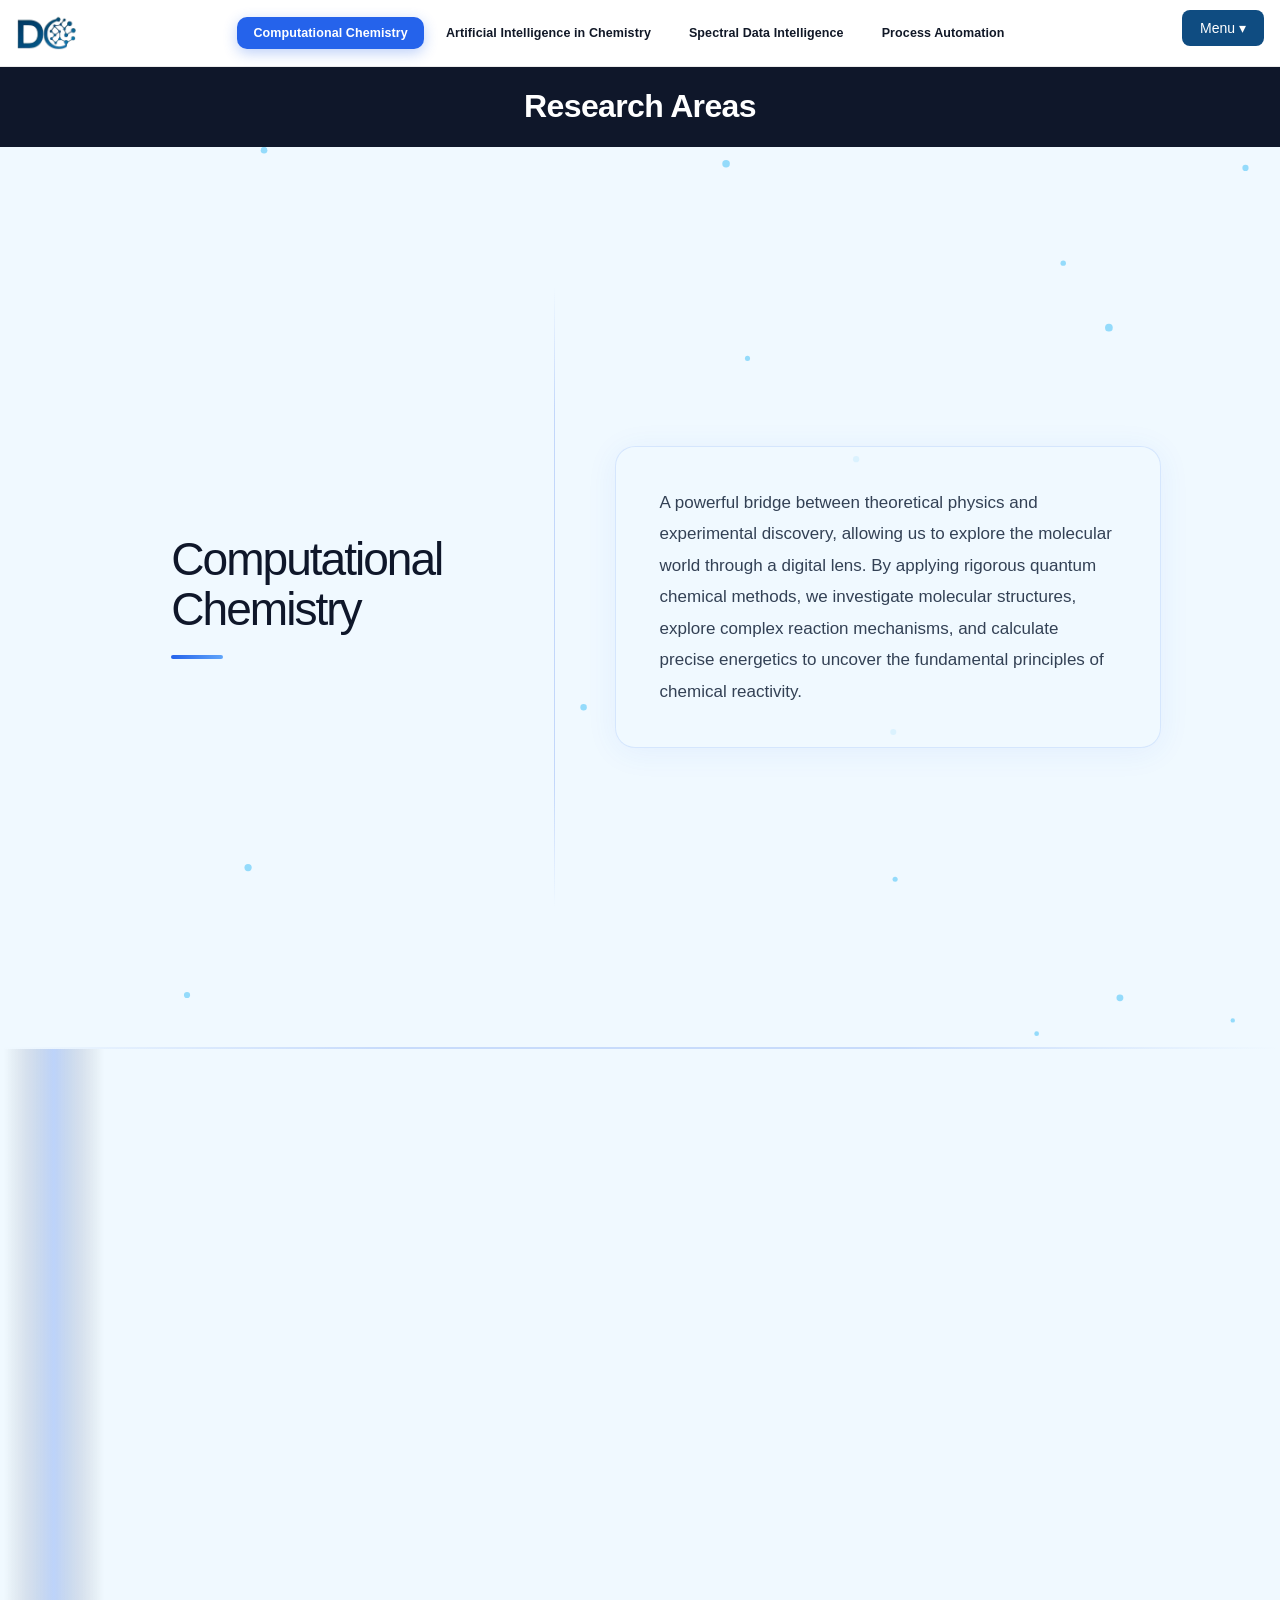
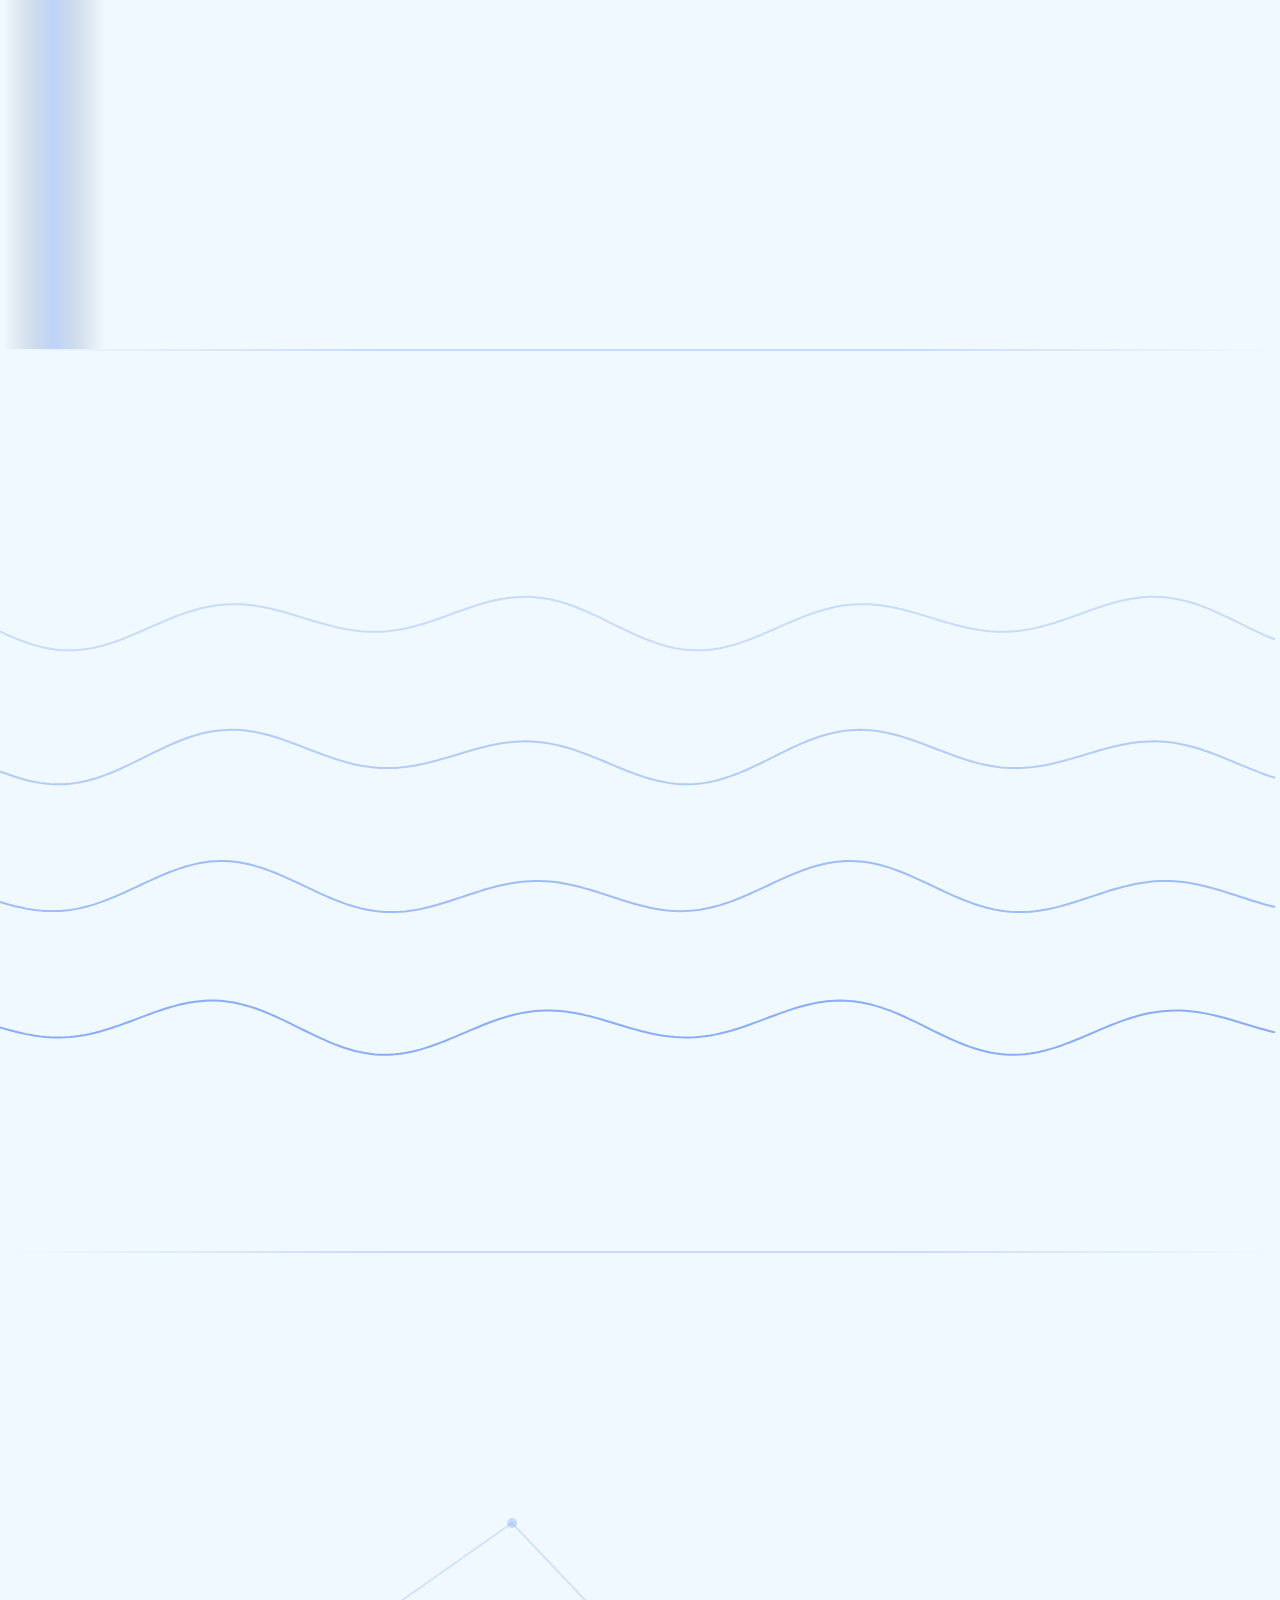
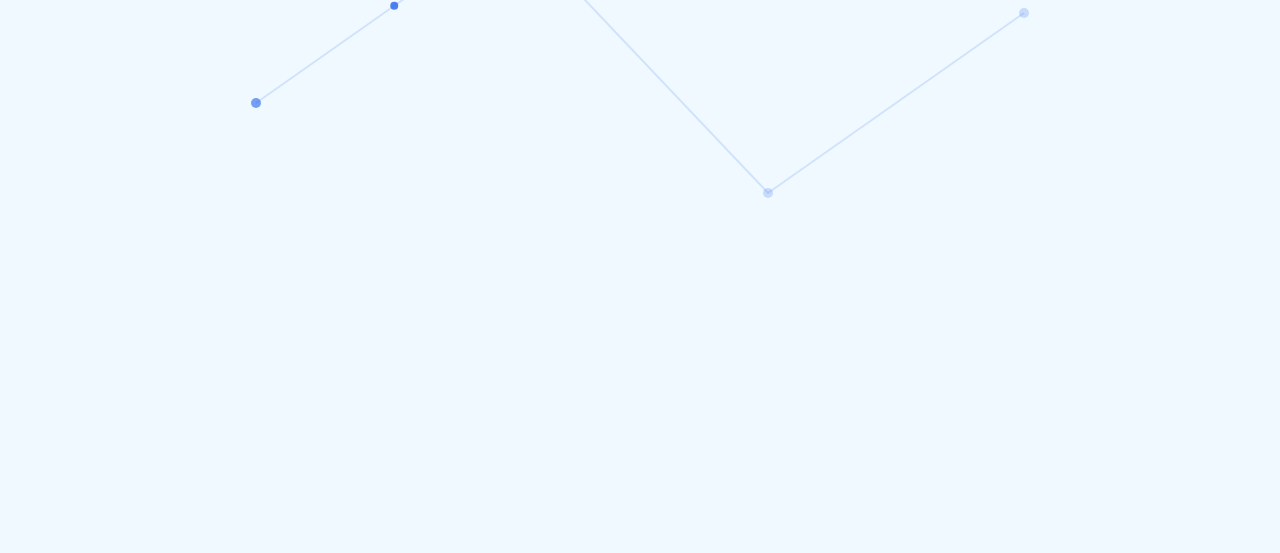
<file: research.html>
<!DOCTYPE html>
<html lang="en">
<head>
<meta charset="UTF-8">
<meta name="viewport" content="width=device-width, initial-scale=1.0">
<title>Research Areas</title>
<link rel="icon" type="image/svg" href="logo.svg"
<link href="https://fonts.googleapis.com/css2?family=Inter:wght@300;400;500;600;700;800;900&display=swap" rel="stylesheet">
<style>
*, *::before, *::after { box-sizing: border-box; margin: 0; padding: 0; }

:root {
  --blue: #2563eb;
  --blue-light: #60a5fa;
  --bg: #f0f9ff;
  --navy: #0f172a;
  --text-mid: #334155;
}

html { scroll-behavior: smooth; }

body {
  font-family: 'Inter', sans-serif;
  background: var(--bg);
  color: var(--navy);
  overflow-x: hidden;
}

/* ══ NAVBAR ══ */
nav {
  position: fixed;
  top: 0; left: 0; right: 0;
  z-index: 1000;
  background: #ffffff;
  display: flex;
  flex-direction: column;
  border-bottom: 1px solid rgba(0,0,0,0.08);
}

.nav-logo {
  width: 60px;   /* adjust size */
  height: 60px;
  object-fit: contain;
}
.nav-links {
  display: flex;
  gap: 6px;
  align-items: center;
  flex: 1;
  justify-content: center;
}

.nav-btn {
  font-family: 'Inter', sans-serif;
  font-size: 12.5px;
  font-weight: 600;
  padding: 9px 16px;
  border-radius: 10px;
  border: none;
  cursor: pointer;
  background: transparent;
  color: #111827;
  letter-spacing: 0.1px;
  white-space: nowrap;
  flex-shrink: 0;
  transition: background 0.2s, color 0.2s, transform 0.18s, box-shadow 0.2s;
}

.nav-btn:hover {
  background: #2563eb;
  color: #ffffff;
  transform: translateY(-2px);
  box-shadow: 0 4px 14px rgba(37,99,235,0.35);
}

.nav-btn:active {
  transform: scale(0.97);
}

.nav-btn.active {
  background: #2563eb;
  color: #ffffff;
  box-shadow: 0 4px 14px rgba(37,99,235,0.3);
}

/* ══ PAGE TITLE BANNER ══ */
.page-title-banner {
  margin-top: 66px;
  background: #0f172a;
  padding: 22px 48px;
  text-align: center;
}

.page-title-banner h1 {
  font-family: 'Inter', sans-serif;
  font-size: clamp(1.4rem, 3vw, 2rem);
  font-weight: 700;
  letter-spacing: -0.02em;
  color: #ffffff;
}

/* ══ SECTIONS ══ */
.research-section {
  min-height: 100vh;
  position: relative;
  overflow: hidden;
  background: var(--bg);
  display: flex;
  align-items: center;
  justify-content: center;
}

.research-section { scroll-margin-top: 66px; }

.section-canvas {
  position: absolute;
  top: 0; left: 0;
  width: 100%; height: 100%;
  z-index: 0;
  pointer-events: none;
}

/* ══ SCROLL TRANSITION ══ */
.section-reveal {
  opacity: 0;
  transform: translateY(60px);
  transition: opacity 0.75s cubic-bezier(0.22, 1, 0.36, 1),
              transform 0.75s cubic-bezier(0.22, 1, 0.36, 1);
  will-change: opacity, transform;
}
.section-reveal.revealed {
  opacity: 1;
  transform: translateY(0);
}
.section-reveal .split-title-panel   { transition-delay: 0.08s; }
.section-reveal .split-content-panel { transition-delay: 0.18s; }

.section-divider {
  height: 2px;
  background: linear-gradient(90deg, transparent, rgba(37,99,235,0.2) 30%, rgba(37,99,235,0.2) 70%, transparent);
  position: relative;
  z-index: 10;
}

/* ══ SPLIT LAYOUT ══ */
.split-layout {
  position: relative;
  z-index: 2;
  width: 100%;
  max-width: 1200px;
  display: flex;
  align-items: center;
  padding: 80px 60px;
  min-height: 100vh;
}

.split-title-panel {
  flex: 0 0 42%;
  display: flex;
  align-items: center;
  justify-content: center;
  padding: 40px 60px 40px 20px;
}

.split-title-panel.right {
  padding: 40px 20px 40px 60px;
  order: 2;
}

.section-title {
  font-family: 'Inter', sans-serif;
  font-weight: 500;
  font-size: clamp(30px, 3.6vw, 52px);
  line-height: 1.08;
  letter-spacing: -2px;
  color: var(--navy);
}

.section-title.right { text-align: right; }

.title-accent {
  display: block;
  width: 52px;
  height: 4px;
  background: linear-gradient(90deg, var(--blue), var(--blue-light));
  border-radius: 2px;
  margin-top: 20px;
}
.title-accent.right { margin-left: auto; }

.split-divider-v {
  width: 1px;
  align-self: stretch;
  background: linear-gradient(to bottom, transparent, rgba(37,99,235,0.22) 20%, rgba(37,99,235,0.22) 80%, transparent);
  flex-shrink: 0;
  margin: 60px 0;
}

.split-content-panel {
  flex: 0 0 58%;
  padding: 40px 20px 40px 60px;
  display: flex;
  align-items: center;
}
.split-content-panel.left {
  padding: 40px 60px 40px 20px;
  order: 1;
}

.content-glass {
  background: rgba(240,249,255,0.78);
  backdrop-filter: blur(14px);
  -webkit-backdrop-filter: blur(14px);
  border: 1px solid rgba(37,99,235,0.13);
  border-radius: 20px;
  padding: 40px 44px;
  box-shadow: 0 4px 32px rgba(37,99,235,0.07);
}

.content-text {
  font-family: 'Inter', sans-serif;
  font-weight: 400;
  font-size: clamp(15px, 1.35vw, 17px);
  line-height: 1.85;
  color: var(--text-mid);
  max-width: 540px;
}

/* ══ SITE-WIDE MENU DROPDOWN ══ */
.dropdown {
    position: relative;
    display: inline-block;
    flex-shrink: 0;
    margin-left: auto;
    padding-bottom: 10px;
}

.dropbtn {
    background: #0f4c81;
    color: white;
    padding: 10px 18px;
    font-size: 14px;
    font-family: 'Inter', sans-serif;
    border: none;
    border-radius: 8px;
    cursor: pointer;
    transition: 0.3s ease;
}

.dropbtn:hover {
    background: #0891b2;
}

.dropdown-content {
    position: absolute;
    top: 100%;
    right: 0;
    background: #ffffff;
    border-radius: 12px;
    box-shadow: 0 10px 30px rgba(0, 0, 0, 0.15);
    opacity: 0;
    visibility: hidden;
    transform: translateY(10px);
    transition: 0.3s ease;
    min-width: 180px;
  }

.dropdown-content a {
    color: #0f172a;
    padding: 12px 16px;
    text-decoration: none;
    display: block;
    font-family: 'Inter', sans-serif;
    font-weight: 500;
    transition: 0.25s ease;
}

.dropdown-content a:hover {
    background: #f1f5f9;
    color: #0f4c81;
    padding-left: 20px;
}

.dropdown:hover .dropdown-content {
    display: block;
}

.dropdown-content {
    opacity: 0;
    visibility: hidden;
    transform: translateY(10px);
    transition: 0.3s ease;
}

.dropdown:hover .dropdown-content,
.dropdown.open .dropdown-content {
    opacity: 1;
    visibility: visible;
    transform: translateY(0);
}

/* ══ DESKTOP NAV ROWS ══ */
.nav-row1 {
  display: flex;
  align-items: center;
  justify-content: space-between;
  padding: 0 16px;
  height: 66px;
  width: 100%;
}

.nav-right {
  flex-shrink: 0;
  display: flex;
  align-items: center;
}

/* Row 2 hidden on desktop */
.nav-row2 {
  display: none;
}

/* ══ MOBILE ONLY ══ */
@media (max-width: 900px) {

  /* Nav stacks: row2 (anchor links) on top, row1 (logo+menu) below */
  nav {
    height: auto;
    flex-direction: column-reverse;
    align-items: stretch;
    justify-content: flex-start;
    padding: 0;
    gap: 0;
    overflow: visible;
  }

  /* Row 1: logo + menu button */
  .nav-row1 {
    padding: 0 12px;
    height: 52px;
    display: flex;
    justify-content: space-between;
    align-items: center;
  }

  /* Hide desktop anchor links in row1 */
  .nav-row1 .nav-links {
    display: none;
  }

  .nav-logo {
    flex-shrink: 0;
    width: 52px;
    height: 52px;
    margin-right: 0;
  }

  /* Row 2: anchor links shown as scrollable top strip */
  .nav-row2 {
    display: flex;
    align-items: center;
    gap: 4px;
    padding: 7px 8px 6px;
    border-bottom: 1px solid rgba(0,0,0,0.06);
    background: white;
    overflow-x: auto;
    -webkit-overflow-scrolling: touch;
    scrollbar-width: none;
    flex-wrap: nowrap;
    justify-content: flex-start;
  }
  .nav-row2::-webkit-scrollbar { display: none; }

  .mobile-nav-btn {
    font-size: 11px;
    padding: 5px 10px;
    flex-shrink: 0;
  }

  /* Menu dropdown */
  .dropdown {
    flex-shrink: 0;
    padding-bottom: 0;
    margin-left: 0;
    width: auto;
    display: flex;
    align-items: center;
    justify-content: flex-end;
  }

  /* On mobile: disable CSS :hover; only JS .open class works */
  .dropdown:hover .dropdown-content {
    opacity: 0;
    visibility: hidden;
    transform: translateY(10px);
  }

  .dropdown.open .dropdown-content {
    opacity: 1;
    visibility: visible;
    transform: translateY(0);
  }

  .dropbtn {
    font-size: 12px;
    padding: 8px 11px;
  }

  .dropdown-content {
    right: 0;
    top: calc(100% + 6px);
  }

  /* Page title banner — mobile */
  .page-title-banner {
    display: block;
    margin-top: 88px;
    padding: 20px 24px;
  }

  .page-title-banner h1 {
    font-size: 1.55rem;
  }

  .research-section { scroll-margin-top: 92px; }

  /* Compact sections */
  .research-section {
    min-height: unset;
    align-items: flex-start;
  }

  /* Stack layout */
  .split-layout {
    flex-direction: column !important;
    padding: 28px 20px 28px;
    min-height: unset;
    gap: 16px;
  }

  .split-title-panel,
  .split-title-panel.right {
    flex: unset;
    width: 100%;
    padding: 0;
    order: -1 !important;
    justify-content: flex-start;
    align-items: flex-start;
  }

  .split-content-panel,
  .split-content-panel.left {
    flex: unset;
    width: 100%;
    padding: 0;
    order: 1 !important;
    align-items: flex-start;
  }

  .split-divider-v { display: none; }

  .section-title,
  .section-title.right {
    font-size: clamp(26px, 7vw, 36px);
    text-align: left;
  }

  .title-accent.right {
    margin-left: 0;
  }

  .content-glass { padding: 24px 22px; }
  .content-text { font-size: 14.5px; }
}

@media (max-width: 640px) {
  .dropbtn { padding: 7px 10px; font-size: 12px; }
  .dropdown-content { right: 0; left: auto; min-width: 160px; }
}
</style>
</head>
<body>

<!-- NAVBAR -->
<nav>
  <!-- Row 1: logo + anchor links (desktop) + menu btn -->
  <div class="nav-row1">
    <img src="logo.png" alt="DigiChem Logo" class="nav-logo">

    <!-- Anchor links — in row 1 on desktop, hidden on mobile -->
    <div class="nav-links" id="navLinks">
      <button class="nav-btn" onclick="scrollToSection('compchem')">Computational Chemistry</button>
      <button class="nav-btn" onclick="scrollToSection('aichem')">Artificial Intelligence in Chemistry</button>
      <button class="nav-btn" onclick="scrollToSection('spectral')">Spectral Data Intelligence</button>
      <button class="nav-btn" onclick="scrollToSection('automation')">Process Automation</button>
    </div>

    <!-- Fixed Menu dropdown on the right -->
    <div class="nav-right">
      <div class="dropdown" id="siteMenuDropdown">
        <button class="dropbtn" id="siteMenuBtn">Menu ▾</button>
        <div class="dropdown-content" id="siteMenuContent">
          <a href="index.html">Home</a>
          <a href="about page.html">About</a>
          <a href="projects.html">Projects</a>
          <a href="team.html">Our Team</a>
          <a href="facilities.html">Lab Facilities &amp; Tools</a>
          <a href="publications.html">Publication</a>
          <a href="collaboration.html">Collaboration</a>
          <a href="contact us.html">Contact us</a>
        </div>
      </div>
    </div>
  </div>

  <!-- Row 2: mobile only — anchor links ABOVE logo + menu -->
  <div class="nav-row2" id="navLinksMobile">
    <button class="nav-btn mobile-nav-btn" onclick="scrollToSection('compchem')">Computational Chemistry</button>
    <button class="nav-btn mobile-nav-btn" onclick="scrollToSection('aichem')">AI in Chemistry</button>
    <button class="nav-btn mobile-nav-btn" onclick="scrollToSection('spectral')">Spectral Data Intelligence</button>
    <button class="nav-btn mobile-nav-btn" onclick="scrollToSection('automation')">Process Automation</button>
  </div>
</nav>

<!-- PAGE TITLE BANNER -->
<div class="page-title-banner">
  <h1>Research Areas</h1>
</div>

<!-- §1 COMPUTATIONAL CHEMISTRY -->
<div class="research-section" id="compchem">
  <canvas id="chemBg" class="section-canvas"></canvas>
  <div class="split-layout section-reveal">
    <div class="split-title-panel">
      <div>
        <h1 class="section-title">Computational<br>Chemistry</h1>
        <span class="title-accent"></span>
      </div>
    </div>
    <div class="split-divider-v"></div>
    <div class="split-content-panel">
      <div class="content-glass">
        <p class="content-text">
          A powerful bridge between theoretical physics and experimental discovery, allowing us to explore the molecular world through a digital lens. By applying rigorous quantum chemical methods, we investigate molecular structures, explore complex reaction mechanisms, and calculate precise energetics to uncover the fundamental principles of chemical reactivity.
        </p>
      </div>
    </div>
  </div>
</div>

<div class="section-divider"></div>

<!-- §2 ARTIFICIAL INTELLIGENCE IN CHEMISTRY -->
<div class="research-section" id="aichem">
  <canvas id="aiBg" class="section-canvas"></canvas>
  <div class="split-layout section-reveal">
    <div class="split-content-panel left">
      <div class="content-glass">
        <p class="content-text">
          Artificial intelligence is transforming chemistry by turning vast amounts of raw data into actionable insights and predictive power. By employing sophisticated machine learning models, we accurately forecast chemical properties, anticipate reaction outcomes, and interpret complex spectral features — exploring chemical space far more efficiently than traditional trial-and-error methods.
        </p>
      </div>
    </div>
    <div class="split-divider-v"></div>
    <div class="split-title-panel right">
      <div>
        <h1 class="section-title right">Artificial<br>Intelligence<br>in Chemistry</h1>
        <span class="title-accent right"></span>
      </div>
    </div>
  </div>
</div>

<div class="section-divider"></div>

<!-- §3 SPECTRAL DATA INTELLIGENCE -->
<div class="research-section" id="spectral">
  <canvas id="specBg" class="section-canvas"></canvas>
  <div class="split-layout section-reveal">
    <div class="split-title-panel">
      <div>
        <h1 class="section-title">Spectral<br>Data<br>Intelligence</h1>
        <span class="title-accent"></span>
      </div>
    </div>
    <div class="split-divider-v"></div>
    <div class="split-content-panel">
      <div class="content-glass">
        <p class="content-text">
          Bridges the gap between raw analytical output and automated chemical insight. By applying advanced AI techniques to the interpretation of complex IR, NMR, and mass spectra, we move beyond manual identification toward a robust, scalable framework — reducing human error and significantly increasing the accuracy of structural determination.
        </p>
      </div>
    </div>
  </div>
</div>

<div class="section-divider"></div>

<!-- §4 PROCESS AUTOMATION -->
<div class="research-section" id="automation">
  <canvas id="autoBg" class="section-canvas"></canvas>
  <div class="split-layout section-reveal">
    <div class="split-content-panel left">
      <div class="content-glass">
        <p class="content-text">
          The backbone of the modern laboratory — transforming manual protocols into seamless digital workflows. By designing custom tools to automate routine tasks, we significantly accelerate the pace of research while ensuring a level of reproducibility that is difficult to achieve by hand, freeing researchers to focus on high-level analysis.
        </p>
      </div>
    </div>
    <div class="split-divider-v"></div>
    <div class="split-title-panel right">
      <div>
        <h1 class="section-title right">Process<br>Automation</h1>
        <span class="title-accent right"></span>
      </div>
    </div>
  </div>
</div>

<!-- SCROLL REVEAL + ACTIVE NAV -->
<script>
const sections = ['compchem','aichem','spectral','automation'];
const navBtns  = document.querySelectorAll('.nav-row1 .nav-btn, .nav-row2 .nav-btn');
const navLinks = document.getElementById('navLinks');

function scrollToSection(id) {
  const el = document.getElementById(id);
  const navHeight = 66;
  const top = el.getBoundingClientRect().top + window.pageYOffset - navHeight;
  window.scrollTo({ top, behavior: 'smooth' });
}

const revealObs = new IntersectionObserver((entries) => {
  entries.forEach(entry => {
    if (entry.isIntersecting) { entry.target.classList.add('revealed'); }
    else { entry.target.classList.remove('revealed'); }
  });
}, { threshold: 0.12 });

document.querySelectorAll('.section-reveal').forEach(el => revealObs.observe(el));

const sectionEls = sections.map(id => document.getElementById(id));

function updateActiveNav() {
  const scrollMid = window.pageYOffset + window.innerHeight * 0.4;
  let activeIdx = 0;
  sectionEls.forEach((el, i) => { if (el.offsetTop <= scrollMid) activeIdx = i; });
  // Mark active for desktop row (first 4) and mobile row (last 4)
  const desktopBtns = document.querySelectorAll('.nav-row1 .nav-btn');
  const mobileBtns  = document.querySelectorAll('.nav-row2 .nav-btn');
  desktopBtns.forEach((b, i) => b.classList.toggle('active', i === activeIdx));
  mobileBtns.forEach((b, i) => b.classList.toggle('active', i === activeIdx));

  // Auto-scroll active mobile button into view
  const activeMobileBtn = mobileBtns[activeIdx];
  const mobileRow = document.getElementById('navLinksMobile');
  if (activeMobileBtn && mobileRow) {
    const btnLeft = activeMobileBtn.offsetLeft;
    const btnWidth = activeMobileBtn.offsetWidth;
    const stripWidth = mobileRow.offsetWidth;
    mobileRow.scrollTo({ left: btnLeft - (stripWidth / 2) + (btnWidth / 2), behavior: 'smooth' });
  }
}

window.addEventListener('scroll', updateActiveNav, { passive: true });
updateActiveNav();
</script>

<!-- BG 1: Floating dots -->
<script>
(function() {
  const canvas = document.getElementById("chemBg");
  const ctx = canvas.getContext("2d");
  let w, h;
  const dots = Array.from({length:15}, () => ({
    x: Math.random() * window.innerWidth,
    y: Math.random() * window.innerHeight,
    vx: (Math.random()-.5)*.3,
    vy: (Math.random()-.5)*.3,
    r: 2 + Math.random()*2
  }));
  function resize() { w = canvas.width = canvas.offsetWidth; h = canvas.height = canvas.offsetHeight; }
  resize();
  window.addEventListener("resize", resize);
  (function loop() {
    resize();
    ctx.clearRect(0,0,w,h);
    dots.forEach(d => {
      d.x += d.vx; d.y += d.vy;
      if(d.x<0||d.x>w) d.vx*=-1;
      if(d.y<0||d.y>h) d.vy*=-1;
      ctx.beginPath();
      ctx.arc(d.x,d.y,d.r,0,Math.PI*2);
      ctx.fillStyle="rgba(56,189,248,0.5)";
      ctx.fill();
    });
    requestAnimationFrame(loop);
  })();
})();
</script>

<!-- BG 2: Sweeping glow line -->
<script>
(function() {
  const canvas = document.getElementById("aiBg");
  const ctx = canvas.getContext("2d");
  let w, h, x = 0;
  function resize() { w = canvas.width = canvas.offsetWidth; h = canvas.height = canvas.offsetHeight; }
  resize();
  window.addEventListener("resize", resize);
  (function loop() {
    resize();
    ctx.clearRect(0,0,w,h);
    const g = ctx.createLinearGradient(x-50,0,x+50,0);
    g.addColorStop(0,"transparent");
    g.addColorStop(.5,"rgba(37,99,235,0.25)");
    g.addColorStop(1,"transparent");
    ctx.fillStyle = g;
    ctx.fillRect(x-50,0,100,h);
    x += 1;
    if(x > w+50) x = -50;
    requestAnimationFrame(loop);
  })();
})();
</script>

<!-- BG 3: Spectral waves -->
<script>
(function() {
  const canvas = document.getElementById("specBg");
  const ctx = canvas.getContext("2d");
  let w, h, time = 0;
  function resize() { w = canvas.width = canvas.offsetWidth; h = canvas.height = canvas.offsetHeight; }
  resize();
  window.addEventListener("resize", resize);
  (function animate() {
    resize();
    ctx.clearRect(0, 0, w, h);
    time += 0.01;
    for (let i = 0; i < 4; i++) {
      ctx.beginPath();
      let baseY = h * (0.3 + i * 0.15);
      for (let x = 0; x < w; x += 5) {
        let y = baseY + Math.sin(x * 0.01 + time + i) * 10 + Math.sin(x * 0.02 + time * 0.5) * 20;
        x === 0 ? ctx.moveTo(x, y) : ctx.lineTo(x, y);
      }
      ctx.strokeStyle = "rgba(37,99,235," + (0.2 + i * 0.1) + ")";
      ctx.lineWidth = 2;
      ctx.stroke();
    }
    requestAnimationFrame(animate);
  })();
})();
</script>

<!-- BG 4: Node path animation -->
<script>
(function() {
  const canvas = document.getElementById("autoBg");
  const ctx = canvas.getContext("2d");
  let w, h;
  let steps = [];
  let dot = { index: 0, progress: 0 };
  function resize() {
    w = canvas.width = canvas.offsetWidth;
    h = canvas.height = canvas.offsetHeight;
    steps = [
      {x: w*0.2, y: h*0.5},
      {x: w*0.4, y: h*0.3},
      {x: w*0.6, y: h*0.6},
      {x: w*0.8, y: h*0.4}
    ];
  }
  resize();
  window.addEventListener("resize", resize);
  (function animate() {
    resize();
    ctx.clearRect(0, 0, w, h);
    ctx.strokeStyle = "rgba(37,99,235,0.15)";
    ctx.lineWidth = 2;
    ctx.beginPath();
    ctx.moveTo(steps[0].x, steps[0].y);
    steps.forEach(s => ctx.lineTo(s.x, s.y));
    ctx.stroke();
    steps.forEach((s, i) => {
      ctx.beginPath();
      ctx.arc(s.x, s.y, 5, 0, Math.PI*2);
      ctx.fillStyle = i === dot.index ? "rgba(37,99,235,0.6)" : "rgba(37,99,235,0.2)";
      ctx.fill();
    });
    let current = steps[dot.index];
    let next = steps[(dot.index + 1) % steps.length];
    dot.progress += 0.01;
    let x = current.x + (next.x - current.x) * dot.progress;
    let y = current.y + (next.y - current.y) * dot.progress;
    ctx.beginPath();
    ctx.arc(x, y, 4, 0, Math.PI*2);
    ctx.fillStyle = "rgba(37,99,235,0.8)";
    ctx.fill();
    if (dot.progress >= 1) { dot.progress = 0; dot.index = (dot.index + 1) % steps.length; }
    requestAnimationFrame(animate);
  })();
})();
</script>

<!-- Site-wide menu dropdown: tap-to-toggle on mobile -->
<script>
(function() {
  const btn = document.getElementById('siteMenuBtn');
  const dropdown = document.getElementById('siteMenuDropdown');

  btn.addEventListener('click', function(e) {
    if (window.innerWidth <= 900) {
      e.stopPropagation();
      dropdown.classList.toggle('open');
    }
  });

  document.addEventListener('click', function() {
    dropdown.classList.remove('open');
  });

  window.addEventListener('scroll', function() {
    dropdown.classList.remove('open');
  }, { passive: true });
})();
</script>

</body>
</html>
</file>
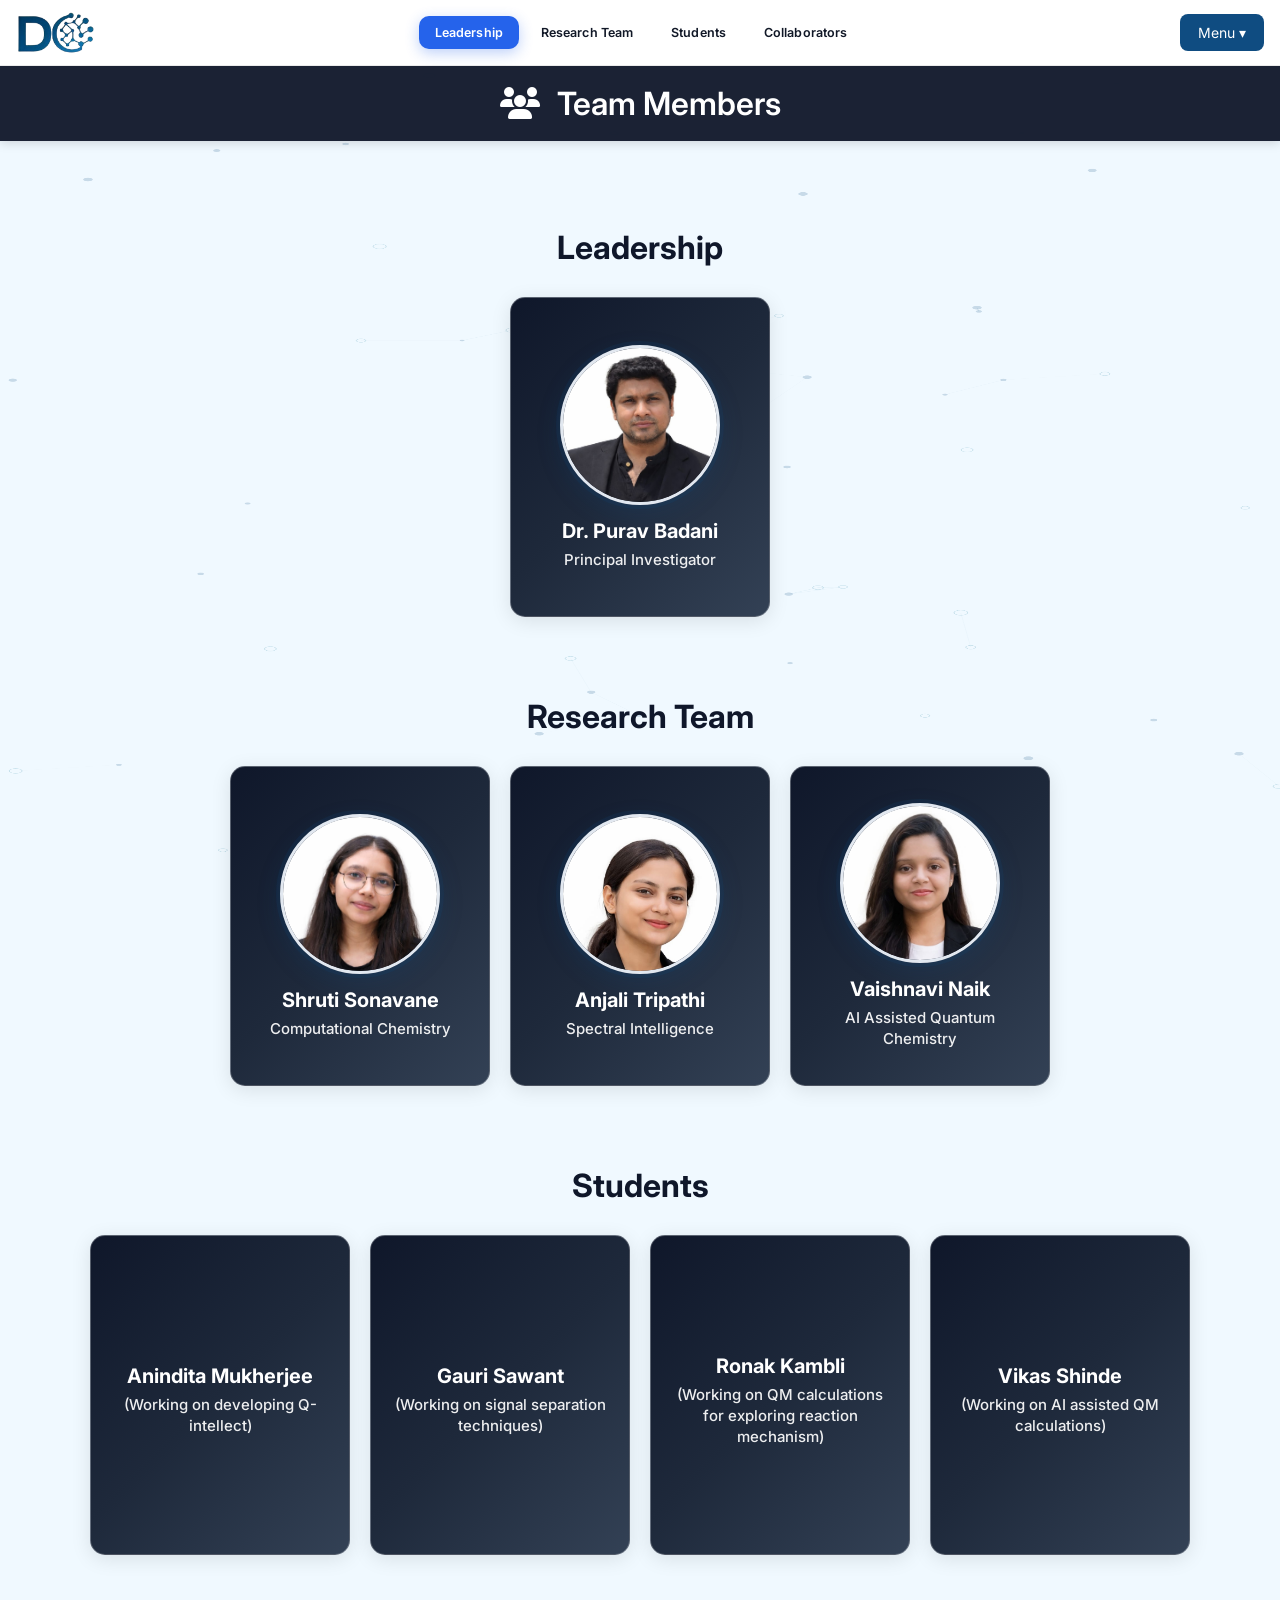
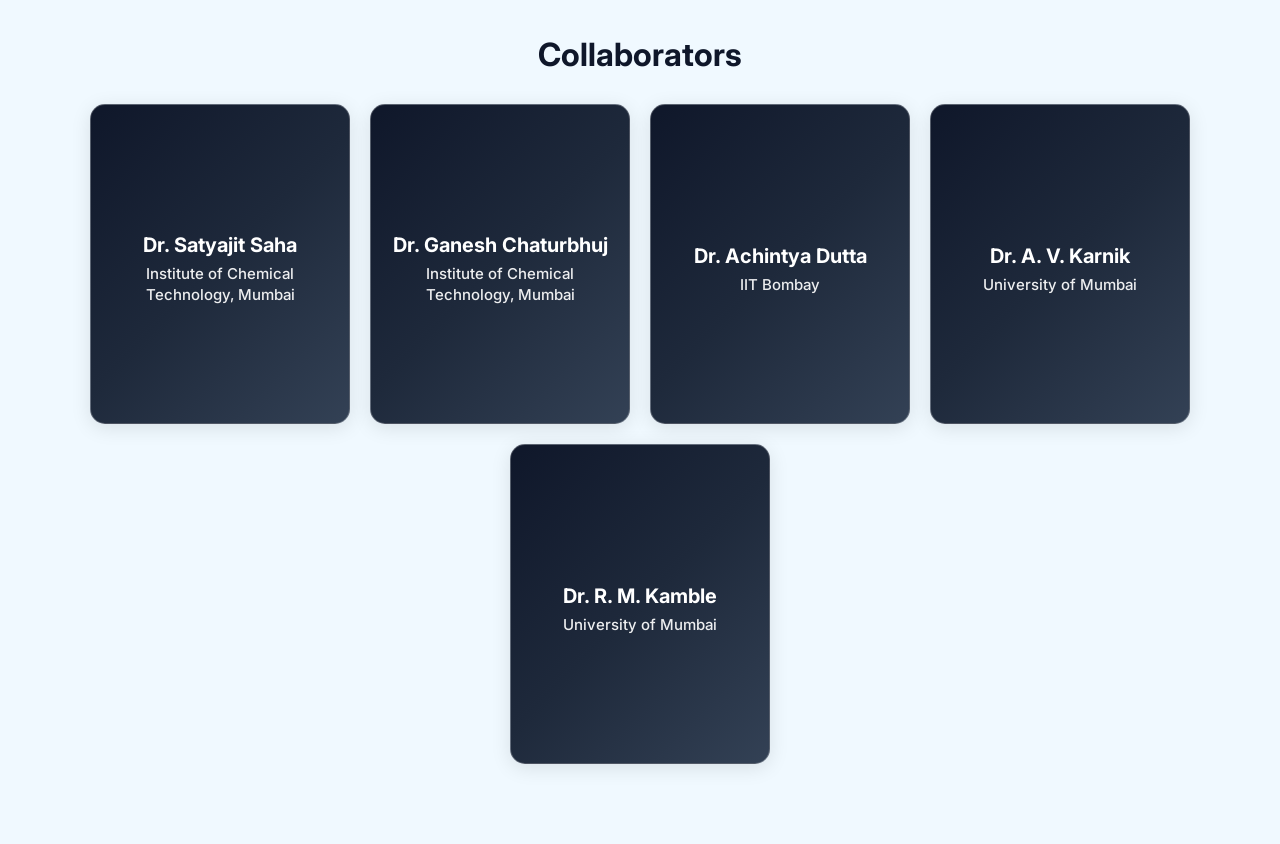
<file: team.html>
<!DOCTYPE html>
<html lang="en">
<head>
<meta charset="UTF-8">
<meta name="viewport" content="width=device-width, initial-scale=1.0">
<title>Teams | DigiChem Lab</title>
<link rel="icon" type="image/svg" href="logo.svg">
<link href="https://fonts.googleapis.com/css2?family=Inter:wght@300;400;500;600;700;800;900&display=swap" rel="stylesheet">
<link rel="stylesheet" href="https://cdnjs.cloudflare.com/ajax/libs/font-awesome/6.5.0/css/all.min.css">

<style>
*,*::before,*::after{box-sizing:border-box;margin:0;padding:0}
html { scroll-behavior: smooth; }
body{font-family:'Inter',sans-serif;background:#f0f9ff;text-align:center;color:#0f172a}
#bg-canvas{position:fixed;top:0;left:0;width:100%;height:100%;z-index:0;pointer-events:none}

/* ══ NAV LOGO ══ */
.nav-logo {
  display: flex; align-items: center; flex-shrink: 0;
  margin-right: 8px; margin-left: 0;
  text-decoration: none; order: 0; height: auto; padding: 0;
}
.nav-logo img { height: 46px; width: auto; object-fit: contain; }

/* ══ TOP WHITE NAV ══ */
.top-nav {
  position: fixed; top: 0; left: 0; right: 0; z-index: 1100;
  background: #ffffff; height: 66px;
  display: flex; flex-direction: row; flex-wrap: nowrap;
  align-items: center; justify-content: flex-start;
  padding: 0 16px; border-bottom: 1px solid rgba(0,0,0,0.08); gap: 0;
}

.nav-links {
  display: flex; flex-direction: row; flex-wrap: nowrap;
  gap: 6px; align-items: center; flex: 1;
  justify-content: center; min-width: 0; order: 0;
  width: auto; height: auto; overflow: visible;
  border-bottom: none; padding: 0;
}

.nav-btn {
  font-family: 'Inter', sans-serif; font-size: 12.5px; font-weight: 600;
  padding: 9px 16px; border-radius: 10px; border: none; cursor: pointer;
  background: transparent; color: #111827; letter-spacing: 0.1px;
  white-space: nowrap; flex-shrink: 0;
  transition: background 0.2s, color 0.2s, transform 0.18s, box-shadow 0.2s;
}
.nav-btn:hover {
  background: #2563eb; color: #ffffff;
  transform: translateY(-2px); box-shadow: 0 4px 14px rgba(37,99,235,0.35);
}
.nav-btn:active { background: #2563eb; color: #ffffff; transform: scale(0.97); }
.nav-btn.active {
  background: #2563eb; color: #ffffff; box-shadow: 0 4px 14px rgba(37,99,235,0.3);
}

/* ══ MENU DROPDOWN ══ */
.dropdown {
  position: relative; display: flex; align-items: center;
  flex-shrink: 0; margin-left: auto;
}
.dropbtn {
  background: #0f4c81; color: white; padding: 10px 18px;
  font-size: 14px; font-family: 'Inter', sans-serif;
  border: none; border-radius: 8px; cursor: pointer; transition: 0.3s ease;
}
.dropbtn:hover { background: #0891b2; }
.dropdown-content {
  position: absolute; top: 100%; right: 0;
  background: #ffffff; border-radius: 12px;
  box-shadow: 0 10px 30px rgba(0,0,0,0.15);
  opacity: 0; visibility: hidden; transform: translateY(10px);
  transition: 0.3s ease; min-width: 180px; z-index: 1200;
}
.dropdown-content a {
  color: #0f172a; padding: 12px 16px; text-decoration: none;
  display: block; font-family: 'Inter', sans-serif; font-weight: 500;
  transition: 0.25s ease; text-align: left;
}
.dropdown-content a:hover { background: #f1f5f9; color: #0f4c81; padding-left: 20px; }
.dropdown:hover .dropdown-content, .dropdown.open .dropdown-content {
  opacity: 1; visibility: visible; transform: translateY(0);
}

/* ══ DARK HEADER BAR ══ */
.dark-header {
  position: fixed; top: 66px; left: 0; right: 0; z-index: 1000;
  display: flex; align-items: center; justify-content: center;
  padding: 18px 30px;
  background: rgba(15,23,42,0.95); backdrop-filter: blur(10px);
  color: white; box-shadow: 0 2px 10px rgba(0,0,0,0.15);
}
.page-title {
  margin: 0; font-size: clamp(1.4rem, 3vw, 2rem); font-weight: 600;
  color: white; text-align: center; font-family: 'Inter', sans-serif;
}
.page-title i { margin-right: 10px; color: white; }

/* ══ CONTENT OFFSET ══ */
.page-wrapper { position: relative; z-index: 1; padding-top: 148px; }

/* KEY FIX: scroll-margin-top uses CSS var updated by JS */
:root { --nav-total-height: 128px; }
.section {
  margin: 80px 0; padding: 0 20px;
  scroll-margin-top: var(--nav-total-height);
}

h2 { font-size: 32px; font-weight: 700; margin-bottom: 30px; color: #0f172a; font-family: 'Inter', sans-serif; }
.container { display: flex; flex-wrap: wrap; justify-content: center; gap: 20px; }

/* ══ FLIP CARDS ══ */
.card { width: 260px; height: 320px; perspective: 1000px; }
.inner { width: 100%; height: 100%; position: relative; transition: transform .7s; transform-style: preserve-3d; }
.card:hover .inner { transform: rotateY(180deg); }
.front,.back {
  position: absolute; width: 100%; height: 100%;
  border-radius: 15px; backface-visibility: hidden;
  box-shadow: 0 4px 20px rgba(0,0,0,.1);
  padding: 20px; box-sizing: border-box;
}
.front {
  background: linear-gradient(135deg,#0f172a,#1e293b,#334155);
  backdrop-filter: blur(10px);
  display: flex; flex-direction: column;
  align-items: center; justify-content: center;
  color: #ffffff; border: 1px solid rgba(255,255,255,0.25);
}
.front img {
  width: 160px; height: 160px; border-radius: 50%;
  object-fit: cover; object-position: center top;
  margin-bottom: 4px; border: 3px solid #e2e8f0;
  box-shadow: 0 0 0 4px rgba(15,76,129,0.15), 0 8px 24px rgba(15,76,129,0.2);
}
.front h3 { font-size: 20px; font-weight: 700; margin: 10px 0 6px; color: white; }
.front p { font-size: 15px; font-weight: 500; line-height: 1.4; margin: 0; color: rgba(255,255,255,0.92); }
.back {
  background: linear-gradient(135deg,#0f172a,#1e293b,#334155);
  color: white; transform: rotateY(180deg);
  display: flex; align-items: center; justify-content: center; padding: 20px;
}
.back p { font-size: 16px; line-height: 1.6; font-weight: 500; text-align: center; }

/* ══ MOBILE ══ */
@media (max-width: 900px) {
  .top-nav {
    height: auto; flex-direction: row; flex-wrap: wrap;
    align-items: stretch; justify-content: flex-start; padding: 0; gap: 0; overflow: visible;
  }
  .nav-links {
    order: 1; flex: 0 0 100%; width: 100%;
    display: flex; flex-direction: row; flex-wrap: nowrap;
    overflow-x: auto; -webkit-overflow-scrolling: touch; scrollbar-width: none;
    justify-content: flex-start; align-items: center;
    padding: 0 10px; height: 42px; gap: 4px;
    border-bottom: 1px solid rgba(0,0,0,0.07); min-width: 0;
  }
  .nav-links::-webkit-scrollbar { display: none; }
  .nav-btn { font-size: 11px; padding: 5px 10px; flex-shrink: 0; }
  .nav-logo {
    order: 2; flex: 1 1 auto; display: flex; align-items: center;
    height: 48px; margin-right: 0; margin-left: 0; padding: 0 10px;
  }
  .nav-logo img { height: 38px; width: auto; }
  .dropdown {
    order: 2; flex: 0 0 auto; display: flex; align-items: center;
    height: 48px; margin-left: 0; padding: 0 10px 0 0;
  }
  .dropdown:hover .dropdown-content { opacity: 0; visibility: hidden; transform: translateY(10px); }
  .dropdown.open .dropdown-content { opacity: 1; visibility: visible; transform: translateY(0); }
  .dropbtn { font-size: 12px; padding: 8px 11px; }
  .dropdown-content { right: 0; top: calc(100% + 6px); }
  .dark-header { top: 90px; }
  .page-wrapper { padding-top: 178px; }
  .page-title { font-size: 18px; }
}

@media (max-width: 640px) {
  .dropbtn { padding: 7px 10px; font-size: 12px; }
  .dropdown-content { right: 0; left: auto; min-width: 160px; }
  .page-title { font-size: 16px; }
}
</style>
</head>

<body>
<canvas id="bg-canvas"></canvas>

<!-- ══ WHITE TOP NAV ══ -->
<nav class="top-nav" id="topNav">
  <a href="index.html" class="nav-logo">
    <img src="logo.png" alt="Digital Chemistry Lab Logo">
  </a>
  <div class="nav-links" id="navLinks">
    <button class="nav-btn active" onclick="scrollToSection('leadership')">Leadership</button>
    <button class="nav-btn" onclick="scrollToSection('research-team')">Research Team</button>
    <button class="nav-btn" onclick="scrollToSection('students')">Students</button>
    <button class="nav-btn" onclick="scrollToSection('collaborators')">Collaborators</button>
  </div>
  <div class="dropdown" id="siteMenuDropdown">
    <button class="dropbtn" id="siteMenuBtn">Menu ▾</button>
    <div class="dropdown-content" id="siteMenuContent">
      <a href="index.html">Home</a>
      <a href="about page.html">About</a>
      <a href="research.html">Research</a>
      <a href="projects.html">Projects</a>
      <a href="facilities.html">Lab Facilities &amp; Tools</a>
      <a href="publications.html">Publication</a>
      <a href="collaboration.html">Collaboration</a>
      <a href="contact us.html">Contact Us</a>
    </div>
  </div>
</nav>

<!-- ══ DARK HEADER BAR ══ -->
<div class="dark-header" id="darkHeader">
  <h1 class="page-title"><i class="fa-solid fa-users"></i> Team Members</h1>
</div>

<!-- ══ PAGE CONTENT ══ -->
<div class="page-wrapper">

  <!-- Leadership -->
  <div class="section" id="leadership">
    <h2>Leadership</h2>
    <div class="container">
      <div class="card">
        <div class="inner">
          <div class="front">
            <img src="Purav Sir.jpeg" alt="Dr. Purav Badani">
            <h3>Dr. Purav Badani</h3>
            <p>Principal Investigator</p>
          </div>
          <div class="back">
            <p>Leading DigiChem Lab at the intersection of quantum chemistry, AI and data science to drive next-generation chemical innovation</p>
          </div>
        </div>
      </div>
    </div>
  </div>

  <!-- Research Team -->
  <div class="section" id="research-team">
    <h2>Research Team</h2>
    <div class="container">
      <div class="card">
        <div class="inner">
          <div class="front">
            <img src="Shruti.jpeg" alt="Shruti Sonavane">
            <h3>Shruti Sonavane</h3>
            <p>Computational Chemistry</p>
          </div>
          <div class="back">
            <p>Driving high-precision quantum chemical simulations to model molecular structures, energies, and reaction pathways.</p>
          </div>
        </div>
      </div>
      <div class="card">
        <div class="inner">
          <div class="front">
            <img src="Anjali.jpeg" alt="Anjali Tripathi">
            <h3>Anjali Tripathi</h3>
            <p>Spectral Intelligence</p>
          </div>
          <div class="back">
            <p>Developing intelligent chemometric and AI-driven solutions for decoding and interpreting complex spectral data.</p>
          </div>
        </div>
      </div>
      <div class="card">
        <div class="inner">
          <div class="front">
            <img src="Vaishnavi.jpeg" alt="Vaishnavi Naik">
            <h3>Vaishnavi Naik</h3>
            <p>AI Assisted Quantum Chemistry</p>
          </div>
          <div class="back">
            <p>Integrating machine learning with quantum chemistry to enable rapid, scalable prediction of molecular properties.</p>
          </div>
        </div>
      </div>
    </div>
  </div>

  <!-- Students -->
  <div class="section" id="students">
    <h2>Students</h2>
    <div class="container">
      <div class="card">
        <div class="inner">
          <div class="front">
            <h3>Anindita Mukherjee</h3>
            <p>(Working on developing Q-intellect)</p>
          </div>
        </div>
      </div>
      <div class="card">
        <div class="inner">
          <div class="front">
            <h3>Gauri Sawant</h3>
            <p>(Working on signal separation techniques)</p>
          </div>
        </div>
      </div>
      <div class="card">
        <div class="inner">
          <div class="front">
            <h3>Ronak Kambli</h3>
            <p>(Working on QM calculations for exploring reaction mechanism)</p>
          </div>
        </div>
      </div>
      <div class="card">
        <div class="inner">
          <div class="front">
            <h3>Vikas Shinde</h3>
            <p>(Working on AI assisted QM calculations)</p>
          </div>
        </div>
      </div>
    </div>
  </div>

  <!-- Collaborators -->
  <div class="section" id="collaborators">
    <h2>Collaborators</h2>
    <div class="container">
      <div class="card">
        <div class="inner">
          <div class="front">
            <h3>Dr. Satyajit Saha</h3>
            <p>Institute of Chemical Technology, Mumbai</p>
          </div>
        </div>
      </div>
      <div class="card">
        <div class="inner">
          <div class="front">
            <h3>Dr. Ganesh Chaturbhuj</h3>
            <p>Institute of Chemical Technology, Mumbai</p>
          </div>
        </div>
      </div>
      <div class="card">
        <div class="inner">
          <div class="front">
            <h3>Dr. Achintya Dutta</h3>
            <p>IIT Bombay</p>
          </div>
        </div>
      </div>
      <div class="card">
        <div class="inner">
          <div class="front">
            <h3>Dr. A. V. Karnik</h3>
            <p>University of Mumbai</p>
          </div>
        </div>
      </div>
      <div class="card">
        <div class="inner">
          <div class="front">
            <h3>Dr. R. M. Kamble</h3>
            <p>University of Mumbai</p>
          </div>
        </div>
      </div>
    </div>
  </div>

</div><!-- end page-wrapper -->

<!-- Animated background canvas -->
<script>
const canvas = document.getElementById('bg-canvas');
const ctx = canvas.getContext('2d');
function resize(){canvas.width=window.innerWidth;canvas.height=document.body.scrollHeight||window.innerHeight}
resize();
window.addEventListener('resize',resize);
window.addEventListener('scroll',()=>{canvas.height=document.body.scrollHeight});
const NODES=60;const nodes=[];
for(let i=0;i<NODES;i++){nodes.push({x:Math.random()*window.innerWidth,y:Math.random()*(document.body.scrollHeight||3000),vx:(Math.random()-.5)*0.4,vy:(Math.random()-.5)*0.4,r:Math.random()*3+2,type:Math.random()<0.3?'ring':'dot'});}
function draw(){
  ctx.clearRect(0,0,canvas.width,canvas.height);
  const H=document.body.scrollHeight||window.innerHeight;
  if(canvas.height!==H){canvas.height=H}
  for(let i=0;i<nodes.length;i++){
    const n=nodes[i];n.x+=n.vx;n.y+=n.vy;
    if(n.x<0||n.x>window.innerWidth)n.vx*=-1;
    if(n.y<0||n.y>H)n.vy*=-1;
    for(let j=i+1;j<nodes.length;j++){
      const m=nodes[j];const dx=n.x-m.x,dy=n.y-m.y;
      const dist=Math.sqrt(dx*dx+dy*dy);
      if(dist<130){ctx.beginPath();ctx.moveTo(n.x,n.y);ctx.lineTo(m.x,m.y);ctx.strokeStyle=`rgba(14,116,144,${0.10*(1-dist/130)})`;ctx.lineWidth=0.9;ctx.stroke();}
    }
    if(n.type==='ring'){ctx.beginPath();ctx.arc(n.x,n.y,n.r+2,0,Math.PI*2);ctx.strokeStyle='rgba(14,116,144,0.18)';ctx.lineWidth=1;ctx.stroke();}
    else{ctx.beginPath();ctx.arc(n.x,n.y,n.r,0,Math.PI*2);ctx.fillStyle='rgba(15,76,129,0.18)';ctx.fill();}
  }
  requestAnimationFrame(draw);
}
draw();
</script>

<!-- ══ KEY FIX: dynamic nav offset for scrollToSection ══ -->
<script>
function getNavOffset() {
  const topNav = document.getElementById('topNav');
  const darkHeader = document.getElementById('darkHeader');
  const navH = topNav ? topNav.getBoundingClientRect().height : 66;
  const darkH = darkHeader ? darkHeader.getBoundingClientRect().height : 62;
  return navH + darkH + 8; // +8px breathing room
}

function updateCSSNavHeight() {
  document.documentElement.style.setProperty('--nav-total-height', getNavOffset() + 'px');
}

function scrollToSection(id) {
  const el = document.getElementById(id);
  if (!el) return;
  const offset = getNavOffset();
  const top = el.getBoundingClientRect().top + window.pageYOffset - offset;
  window.scrollTo({ top, behavior: 'smooth' });
}

// Update CSS var on load and resize
updateCSSNavHeight();
window.addEventListener('resize', updateCSSNavHeight);

// Section active state tracking
const sections = ['leadership','research-team','students','collaborators'];
const navBtns  = document.querySelectorAll('.nav-btn');
const navLinksEl = document.getElementById('navLinks');
const sectionEls = sections.map(id => document.getElementById(id));

function updateActiveNav() {
  const offset = getNavOffset();
  const scrollMid = window.pageYOffset + offset + 20;
  let activeIdx = 0;
  sectionEls.forEach((el, i) => { if (el && el.offsetTop <= scrollMid) activeIdx = i; });
  navBtns.forEach((b, i) => b.classList.toggle('active', i === activeIdx));

  if (window.innerWidth <= 900) {
    const activeBtn = navBtns[activeIdx];
    if (activeBtn && navLinksEl) {
      const btnLeft = activeBtn.offsetLeft;
      const btnWidth = activeBtn.offsetWidth;
      const stripWidth = navLinksEl.offsetWidth;
      navLinksEl.scrollTo({ left: btnLeft - (stripWidth / 2) + (btnWidth / 2), behavior: 'smooth' });
    }
  }
}

window.addEventListener('scroll', updateActiveNav, { passive: true });
updateActiveNav();
</script>

<!-- Mobile tap-to-toggle for Menu dropdown -->
<script>
(function() {
  const btn = document.getElementById('siteMenuBtn');
  const dropdown = document.getElementById('siteMenuDropdown');
  btn.addEventListener('click', function(e) {
    if (window.innerWidth <= 900) { e.stopPropagation(); dropdown.classList.toggle('open'); }
  });
  document.addEventListener('click', function() { dropdown.classList.remove('open'); });
  window.addEventListener('scroll', function() { dropdown.classList.remove('open'); }, { passive: true });
})();
</script>

</body>
</html>
</file>
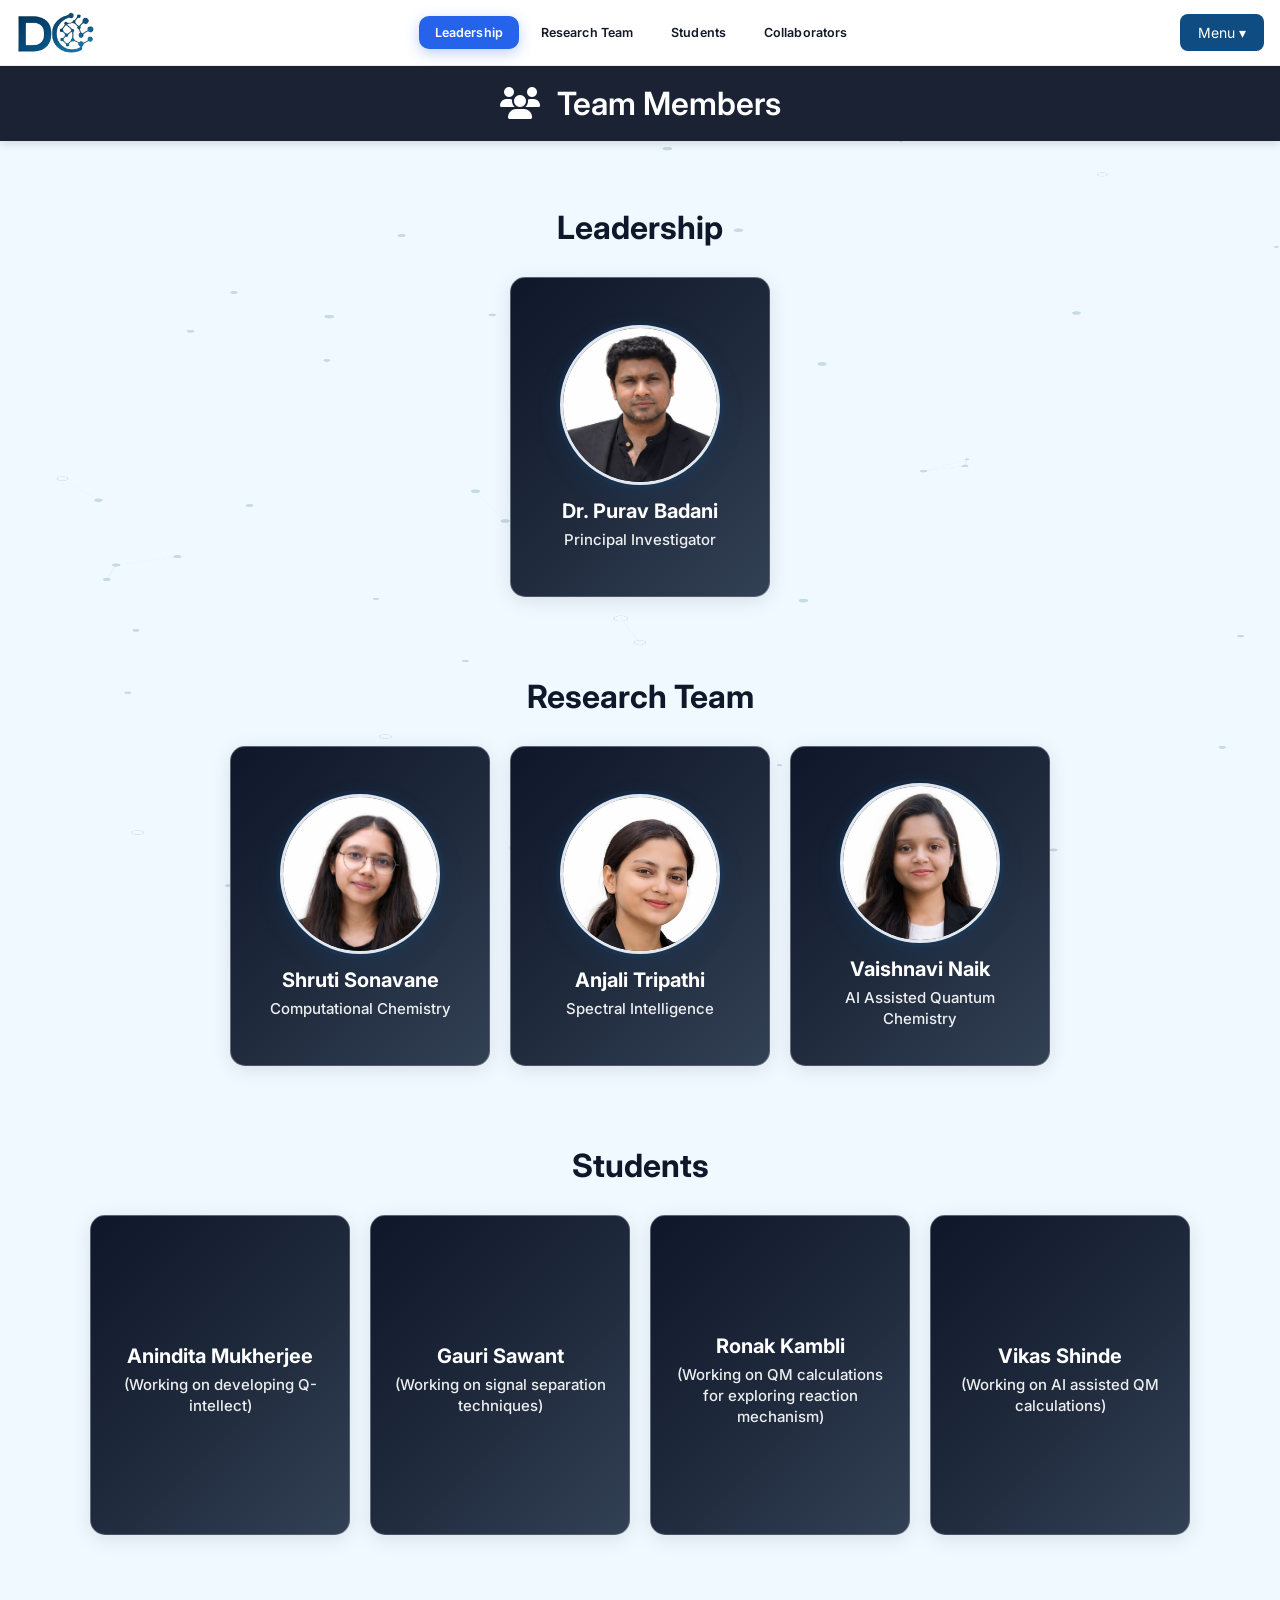
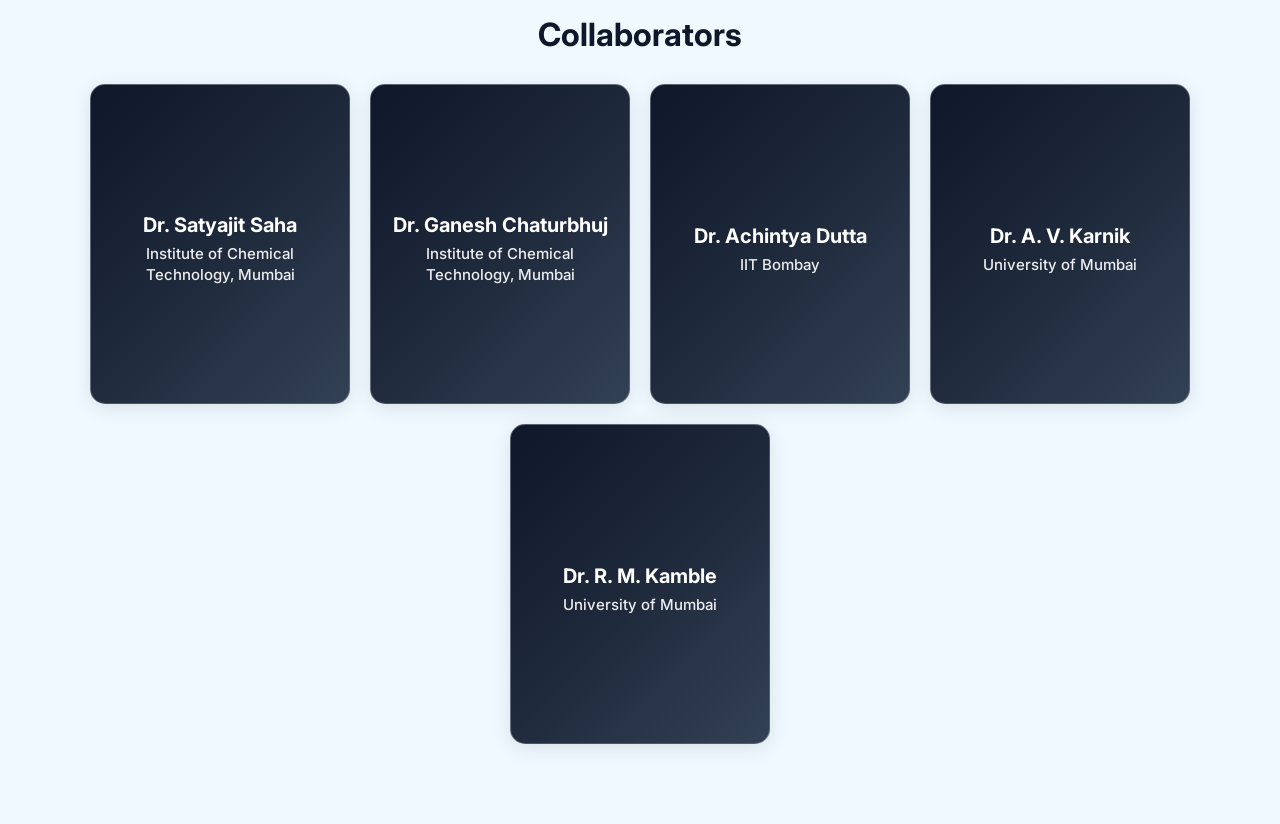
<file: TEAM.HTML>
<!DOCTYPE html>
<html lang="en">
<head>
<meta charset="UTF-8">
<meta name="viewport" content="width=device-width, initial-scale=1.0">
<title>Teams | DigiChem Lab</title>
<link rel="icon" type="image/svg" href="logo.svg">
<link href="https://fonts.googleapis.com/css2?family=Inter:wght@300;400;500;600;700;800;900&display=swap" rel="stylesheet">
<link rel="stylesheet" href="https://cdnjs.cloudflare.com/ajax/libs/font-awesome/6.5.0/css/all.min.css">

<style>
*,*::before,*::after{box-sizing:border-box;margin:0;padding:0}

html { scroll-behavior: smooth; }

body{font-family:'Inter',sans-serif;background:#f0f9ff;text-align:center;color:#0f172a}

#bg-canvas{position:fixed;top:0;left:0;width:100%;height:100%;z-index:0;pointer-events:none}

/* ══ NAV LOGO ══ */
.nav-logo {
  display: flex;
  align-items: center;
  flex-shrink: 0;
  margin-right: 8px;
  margin-left: 0;
  text-decoration: none;
  order: 0;
  height: auto;
  padding: 0;
}

.nav-logo img {
  height: 46px;
  width: auto;
  object-fit: contain;
}

/* ══ TOP WHITE NAV (research.html style) ══ */
.top-nav {
  position: fixed;
  top: 0; left: 0; right: 0;
  z-index: 1100;
  background: #ffffff;
  height: 66px;
  display: flex;
  flex-direction: row;
  flex-wrap: nowrap;
  align-items: center;
  justify-content: flex-start;
  padding: 0 16px;
  border-bottom: 1px solid rgba(0,0,0,0.08);
  gap: 0;
}

.nav-links {
  display: flex;
  flex-direction: row;
  flex-wrap: nowrap;
  gap: 6px;
  align-items: center;
  flex: 1;
  justify-content: center;
  min-width: 0;
  order: 0;
  width: auto;
  height: auto;
  overflow: visible;
  border-bottom: none;
  padding: 0;
}

.nav-btn {
  font-family: 'Inter', sans-serif;
  font-size: 12.5px;
  font-weight: 600;
  padding: 9px 16px;
  border-radius: 10px;
  border: none;
  cursor: pointer;
  background: transparent;
  color: #111827;
  letter-spacing: 0.1px;
  white-space: nowrap;
  flex-shrink: 0;
  transition: background 0.2s, color 0.2s, transform 0.18s, box-shadow 0.2s;
}

.nav-btn:hover {
  background: #2563eb;
  color: #ffffff;
  transform: translateY(-2px);
  box-shadow: 0 4px 14px rgba(37,99,235,0.35);
}

.nav-btn:active {
  background: #2563eb;
  color: #ffffff;
  transform: scale(0.97);
}

.nav-btn.active {
  background: #2563eb;
  color: #ffffff;
  box-shadow: 0 4px 14px rgba(37,99,235,0.3);
}

/* ══ MENU DROPDOWN ══ */
.dropdown {
  position: relative;
  display: flex;
  align-items: center;
  flex-shrink: 0;
  margin-left: auto;
}

.dropbtn {
  background: #0f4c81;
  color: white;
  padding: 10px 18px;
  font-size: 14px;
  font-family: 'Inter', sans-serif;
  border: none;
  border-radius: 8px;
  cursor: pointer;
  transition: 0.3s ease;
}

.dropbtn:hover {
  background: #0891b2;
}

.dropdown-content {
  position: absolute;
  top: 100%;
  right: 0;
  background: #ffffff;
  border-radius: 12px;
  box-shadow: 0 10px 30px rgba(0,0,0,0.15);
  opacity: 0;
  visibility: hidden;
  transform: translateY(10px);
  transition: 0.3s ease;
  min-width: 180px;
  z-index: 1200;
}

.dropdown-content a {
  color: #0f172a;
  padding: 12px 16px;
  text-decoration: none;
  display: block;
  font-family: 'Inter', sans-serif;
  font-weight: 500;
  transition: 0.25s ease;
  text-align: left;
}

.dropdown-content a:hover {
  background: #f1f5f9;
  color: #0f4c81;
  padding-left: 20px;
}

.dropdown:hover .dropdown-content,
.dropdown.open .dropdown-content {
  opacity: 1;
  visibility: visible;
  transform: translateY(0);
}

/* ══ DARK HEADER BAR (below white nav) ══ */
.dark-header {
  position: fixed;
  top: 66px;
  left: 0; right: 0;
  z-index: 1000;
  display: flex;
  align-items: center;
  justify-content: center;
  padding: 18px 30px;
  background: rgba(15,23,42,0.95);
  backdrop-filter: blur(10px);
  color: white;
  box-shadow: 0 2px 10px rgba(0,0,0,0.15);
}

.page-title {
  margin: 0;
  font-size: clamp(1.4rem, 3vw, 2rem);
  font-weight: 600;
  color: white;
  text-align: center;
  font-family: 'Inter', sans-serif;
}

.page-title i { margin-right: 10px; color: white; }

/* ══ CONTENT OFFSET: white nav (66px) + dark header (~62px) ══ */
.page-wrapper {
  position: relative;
  z-index: 1;
  padding-top: 128px;
}

.section { margin: 80px 0; padding: 0 20px; scroll-margin-top: 128px; }
h2 { font-size: 32px; font-weight: 700; margin-bottom: 30px; color: #0f172a; font-family: 'Inter', sans-serif; }
.container { display: flex; flex-wrap: wrap; justify-content: center; gap: 20px; }

/* ══ FLIP CARDS ══ */
.card { width: 260px; height: 320px; perspective: 1000px; }
.inner { width: 100%; height: 100%; position: relative; transition: transform .7s; transform-style: preserve-3d; }
.card:hover .inner { transform: rotateY(180deg); }
.front,.back {
  position: absolute; width: 100%; height: 100%;
  border-radius: 15px; backface-visibility: hidden;
  box-shadow: 0 4px 20px rgba(0,0,0,.1);
  padding: 20px; box-sizing: border-box;
}
.front {
  background: linear-gradient(135deg,#0f172a,#1e293b,#334155);
  backdrop-filter: blur(10px);
  display: flex; flex-direction: column;
  align-items: center; justify-content: center;
  color: #ffffff;
  border: 1px solid rgba(255,255,255,0.25);
}
.front img {
  width: 160px; height: 160px; border-radius: 50%;
  object-fit: cover; object-position: center top;
  margin-bottom: 4px; border: 3px solid #e2e8f0;
  box-shadow: 0 0 0 4px rgba(15,76,129,0.15), 0 8px 24px rgba(15,76,129,0.2);
}
.front h3 { font-size: 20px; font-weight: 700; margin: 10px 0 6px; color: white; }
.front p { font-size: 15px; font-weight: 500; line-height: 1.4; margin: 0; color: rgba(255,255,255,0.92); }
.back {
  background: linear-gradient(135deg,#0f172a,#1e293b,#334155);
  color: white; transform: rotateY(180deg);
  display: flex; align-items: center; justify-content: center; padding: 20px;
}
.back p { font-size: 16px; line-height: 1.6; font-weight: 500; text-align: center; }

/* ══ MOBILE ══ */
@media (max-width: 900px) {

  /* Two rows:
     Row 1 = scrollable nav buttons (full width)
     Row 2 = logo (left) + Menu button (right) */
  .top-nav {
    height: auto;
    flex-direction: row;
    flex-wrap: wrap;
    align-items: stretch;
    justify-content: flex-start;
    padding: 0;
    gap: 0;
    overflow: visible;
  }

  /* Row 1 — full-width scrollable nav strip */
  .nav-links {
    order: 1;
    flex: 0 0 100%;
    width: 100%;
    display: flex;
    flex-direction: row;
    flex-wrap: nowrap;
    overflow-x: auto;
    -webkit-overflow-scrolling: touch;
    scrollbar-width: none;
    justify-content: flex-start;
    align-items: center;
    padding: 0 10px;
    height: 42px;
    gap: 4px;
    border-bottom: 1px solid rgba(0,0,0,0.07);
    min-width: 0;
  }
  .nav-links::-webkit-scrollbar { display: none; }

  .nav-btn {
    font-size: 11px;
    padding: 5px 10px;
    flex-shrink: 0;
  }

  /* Row 2 — logo on left, menu on right */
  .nav-logo {
    order: 2;
    flex: 1 1 auto;
    display: flex;
    align-items: center;
    height: 48px;
    margin-right: 0;
    margin-left: 0;
    padding: 0 10px;
  }
  .nav-logo img {
    height: 38px;
    width: auto;
  }

  .dropdown {
    order: 2;
    flex: 0 0 auto;
    display: flex;
    align-items: center;
    height: 48px;
    margin-left: 0;
    padding: 0 10px 0 0;
  }

  /* On mobile: disable CSS :hover — only JS .open works */
  .dropdown:hover .dropdown-content {
    opacity: 0;
    visibility: hidden;
    transform: translateY(10px);
    display: none;
  }

  .dropdown.open .dropdown-content {
    opacity: 1;
    visibility: visible;
    transform: translateY(0);
    display: block;
  }

  .dropbtn {
    font-size: 12px;
    padding: 8px 11px;
  }

  .dropdown-content {
    right: 0;
    top: calc(100% + 6px);
  }

  /* Nav total height = 42px (links row) + 48px (logo/menu row) = 90px */
  .dark-header {
    top: 90px;
  }

  .page-wrapper {
    padding-top: 178px; /* 90px nav + ~88px dark-header */
  }

  .page-title { font-size: 18px; }
}

@media (max-width: 640px) {
  .dropbtn { padding: 7px 10px; font-size: 12px; }
  .dropdown-content { right: 0; left: auto; min-width: 160px; }
  .page-title { font-size: 16px; }
}
</style>
</head>

<body>

<canvas id="bg-canvas"></canvas>

<!-- ══ WHITE TOP NAV (research.html style) ══ -->
<nav class="top-nav" id="topNav">
  <a href="index.html" class="nav-logo">
    <img src="logo.png" alt="Digital Chemistry Lab Logo">
  </a>
  <div class="nav-links" id="navLinks">
    <button class="nav-btn active" onclick="scrollToSection('leadership')">Leadership</button>
    <button class="nav-btn" onclick="scrollToSection('research-team')">Research Team</button>
    <button class="nav-btn" onclick="scrollToSection('students')">Students</button>
    <button class="nav-btn" onclick="scrollToSection('collaborators')">Collaborators</button>
  </div>

  <div class="dropdown" id="siteMenuDropdown">
    <button class="dropbtn" id="siteMenuBtn">Menu ▾</button>
    <div class="dropdown-content" id="siteMenuContent">
      <a href="index.html">Home</a>
      <a href="about page.html">About</a>
      <a href="research.html">Research</a>
      <a href="projects.html">Projects</a>
      <a href="facilities.html">Lab Facilities &amp; Tools</a>
      <a href="publications.html">Publication</a>
      <a href="collaboration.html">Collaboration</a>
      <a href="CONTACT US.html">Contact Us</a>
    </div>
  </div>
</nav>

<!-- ══ DARK HEADER BAR ══ -->
<div class="dark-header">
  <h1 class="page-title"><i class="fa-solid fa-users"></i> Team Members</h1>
</div>

<!-- ══ PAGE CONTENT ══ -->
<div class="page-wrapper">

  <!-- Leadership -->
  <div class="section" id="leadership">
    <h2>Leadership</h2>
    <div class="container">

      <div class="card">
        <div class="inner">
          <div class="front">
            <img src="Purav Sir.jpeg" alt="Dr. Purav Badani">
            <h3>Dr. Purav Badani</h3>
            <p>Principal Investigator</p>
          </div>
          <div class="back">
            <p>Leading Digital Chemistry Lab at the intersection of quantum chemistry, AI and data science to drive next-generation chemical innovation</p>
          </div>
        </div>
      </div>

    </div>
  </div>

  <!-- Research Team -->
  <div class="section" id="research-team">
    <h2>Research Team</h2>
    <div class="container">

      <div class="card">
        <div class="inner">
          <div class="front">
            <img src="Shruti.jpeg" alt="Shruti Sonavane">
            <h3>Shruti Sonavane</h3>
            <p>Computational Chemistry</p>
          </div>
          <div class="back">
            <p>Driving high-precision quantum chemical simulations to model molecular structures, energies, and reaction pathways.</p>
          </div>
        </div>
      </div>

      <div class="card">
        <div class="inner">
          <div class="front">
            <img src="Anjali.jpeg" alt="Anjali Tripathi">
            <h3>Anjali Tripathi</h3>
            <p>Spectral Intelligence</p>
          </div>
          <div class="back">
            <p>Developing intelligent chemometric and AI-driven solutions for decoding and interpreting complex spectral data.</p>
          </div>
        </div>
      </div>

      <div class="card">
        <div class="inner">
          <div class="front">
            <img src="Vaishnavi.jpeg" alt="Vaishnavi Naik">
            <h3>Vaishnavi Naik</h3>
            <p>AI Assisted Quantum Chemistry</p>
          </div>
          <div class="back">
            <p>Integrating machine learning with quantum chemistry to enable rapid, scalable prediction of molecular properties.</p>
          </div>
        </div>
      </div>

    </div>
  </div>

  <!-- Students -->
  <div class="section" id="students">
    <h2>Students</h2>
    <div class="container">

      <div class="card">
        <div class="front">
          <h3>Anindita Mukherjee</h3>
          <p>(Working on developing Q-intellect)</p>
        </div>
      </div>

      <div class="card">
        <div class="front">
          <h3>Gauri Sawant</h3>
          <p>(Working on signal separation techniques)</p>
        </div>
      </div>

      <div class="card">
        <div class="front">
          <h3>Ronak Kambli</h3>
          <p>(Working on QM calculations for exploring reaction mechanism)</p>
        </div>
      </div>

      <div class="card">
        <div class="front">
          <h3>Vikas Shinde</h3>
          <p>(Working on AI assisted QM calculations)</p>
        </div>
      </div>

    </div>
  </div>

  <!-- Collaborators -->
  <div class="section" id="collaborators">
    <h2>Collaborators</h2>
    <div class="container">

      <div class="card">
        <div class="front">
          <h3>Dr. Satyajit Saha</h3>
          <p>Institute of Chemical Technology, Mumbai</p>
        </div>
      </div>

      <div class="card">
        <div class="front">
          <h3>Dr. Ganesh Chaturbhuj</h3>
          <p>Institute of Chemical Technology, Mumbai</p>
        </div>
      </div>

      <div class="card">
        <div class="front">
          <h3>Dr. Achintya Dutta</h3>
          <p>IIT Bombay</p>
        </div>
      </div>

      <div class="card">
        <div class="front">
          <h3>Dr. A. V. Karnik</h3>
          <p>University of Mumbai</p>
        </div>
      </div>

      <div class="card">
        <div class="front">
          <h3>Dr. R. M. Kamble</h3>
          <p>University of Mumbai</p>
        </div>
      </div>

    </div>
  </div>

</div><!-- end page-wrapper -->

<!-- Animated background canvas -->
<script>
const canvas = document.getElementById('bg-canvas');
const ctx = canvas.getContext('2d');

function resize(){canvas.width=window.innerWidth;canvas.height=document.body.scrollHeight||window.innerHeight}
resize();
window.addEventListener('resize',resize);
window.addEventListener('scroll',()=>{canvas.height=document.body.scrollHeight});

const NODES=60;
const nodes=[];

for(let i=0;i<NODES;i++){
  nodes.push({
    x:Math.random()*window.innerWidth,
    y:Math.random()*(document.body.scrollHeight||3000),
    vx:(Math.random()-.5)*0.4,
    vy:(Math.random()-.5)*0.4,
    r:Math.random()*3+2,
    type:Math.random()<0.3?'ring':'dot'
  });
}

function draw(){
  ctx.clearRect(0,0,canvas.width,canvas.height);
  const H=document.body.scrollHeight||window.innerHeight;
  if(canvas.height!==H){canvas.height=H}

  for(let i=0;i<nodes.length;i++){
    const n=nodes[i];
    n.x+=n.vx;n.y+=n.vy;
    if(n.x<0||n.x>window.innerWidth)n.vx*=-1;
    if(n.y<0||n.y>H)n.vy*=-1;

    for(let j=i+1;j<nodes.length;j++){
      const m=nodes[j];
      const dx=n.x-m.x,dy=n.y-m.y;
      const dist=Math.sqrt(dx*dx+dy*dy);
      if(dist<130){
        ctx.beginPath();
        ctx.moveTo(n.x,n.y);ctx.lineTo(m.x,m.y);
        ctx.strokeStyle=`rgba(14,116,144,${0.10*(1-dist/130)})`;
        ctx.lineWidth=0.9;
        ctx.stroke();
      }
    }

    if(n.type==='ring'){
      ctx.beginPath();
      ctx.arc(n.x,n.y,n.r+2,0,Math.PI*2);
      ctx.strokeStyle='rgba(14,116,144,0.18)';
      ctx.lineWidth=1;
      ctx.stroke();
    } else {
      ctx.beginPath();
      ctx.arc(n.x,n.y,n.r,0,Math.PI*2);
      ctx.fillStyle='rgba(15,76,129,0.18)';
      ctx.fill();
    }
  }
  requestAnimationFrame(draw);
}
draw();
</script>

<!-- Section nav scroll + active state (matches research.html logic) -->
<script>
const sections = ['leadership','research-team','students','collaborators'];
const navBtns  = document.querySelectorAll('.nav-btn');
const navLinks = document.getElementById('navLinks');

function scrollToSection(id) {
  const el = document.getElementById(id);
  const navHeight = 128;
  const top = el.getBoundingClientRect().top + window.pageYOffset - navHeight;
  window.scrollTo({ top, behavior: 'smooth' });
}

const sectionEls = sections.map(id => document.getElementById(id));

function updateActiveNav() {
  const scrollMid = window.pageYOffset + window.innerHeight * 0.4;
  let activeIdx = 0;
  sectionEls.forEach((el, i) => { if (el && el.offsetTop <= scrollMid) activeIdx = i; });
  navBtns.forEach((b, i) => b.classList.toggle('active', i === activeIdx));

  if (window.innerWidth <= 900) {
    const activeBtn = navBtns[activeIdx];
    if (activeBtn && navLinks) {
      const btnLeft = activeBtn.offsetLeft;
      const btnWidth = activeBtn.offsetWidth;
      const stripWidth = navLinks.offsetWidth;
      navLinks.scrollTo({ left: btnLeft - (stripWidth / 2) + (btnWidth / 2), behavior: 'smooth' });
    }
  }
}

window.addEventListener('scroll', updateActiveNav, { passive: true });
updateActiveNav();
</script>

<!-- Mobile tap-to-toggle for Menu dropdown -->
<script>
(function() {
  const btn = document.getElementById('siteMenuBtn');
  const dropdown = document.getElementById('siteMenuDropdown');

  btn.addEventListener('click', function(e) {
    if (window.innerWidth <= 900) {
      e.stopPropagation();
      dropdown.classList.toggle('open');
    }
  });

  document.addEventListener('click', function() {
    dropdown.classList.remove('open');
  });

  window.addEventListener('scroll', function() {
    dropdown.classList.remove('open');
  }, { passive: true });
})();
</script>

</body>
</html>
</file>
